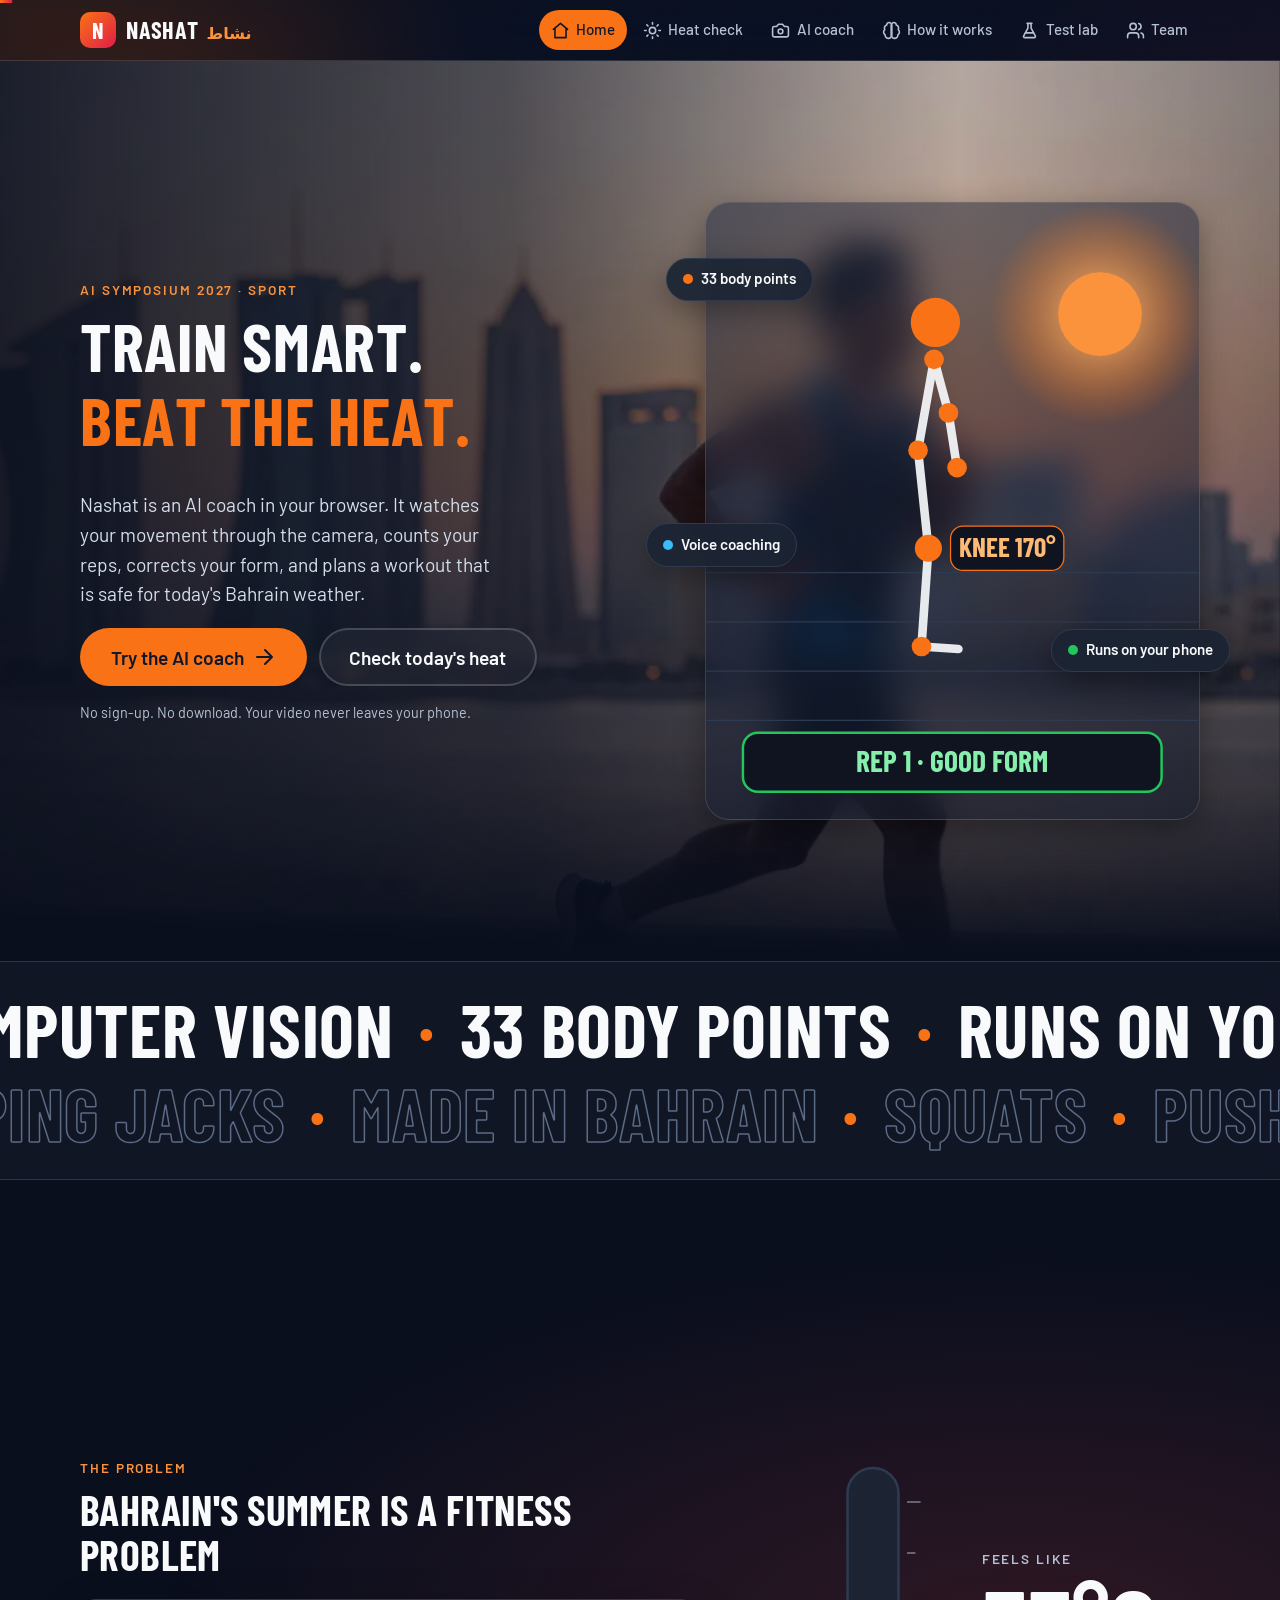
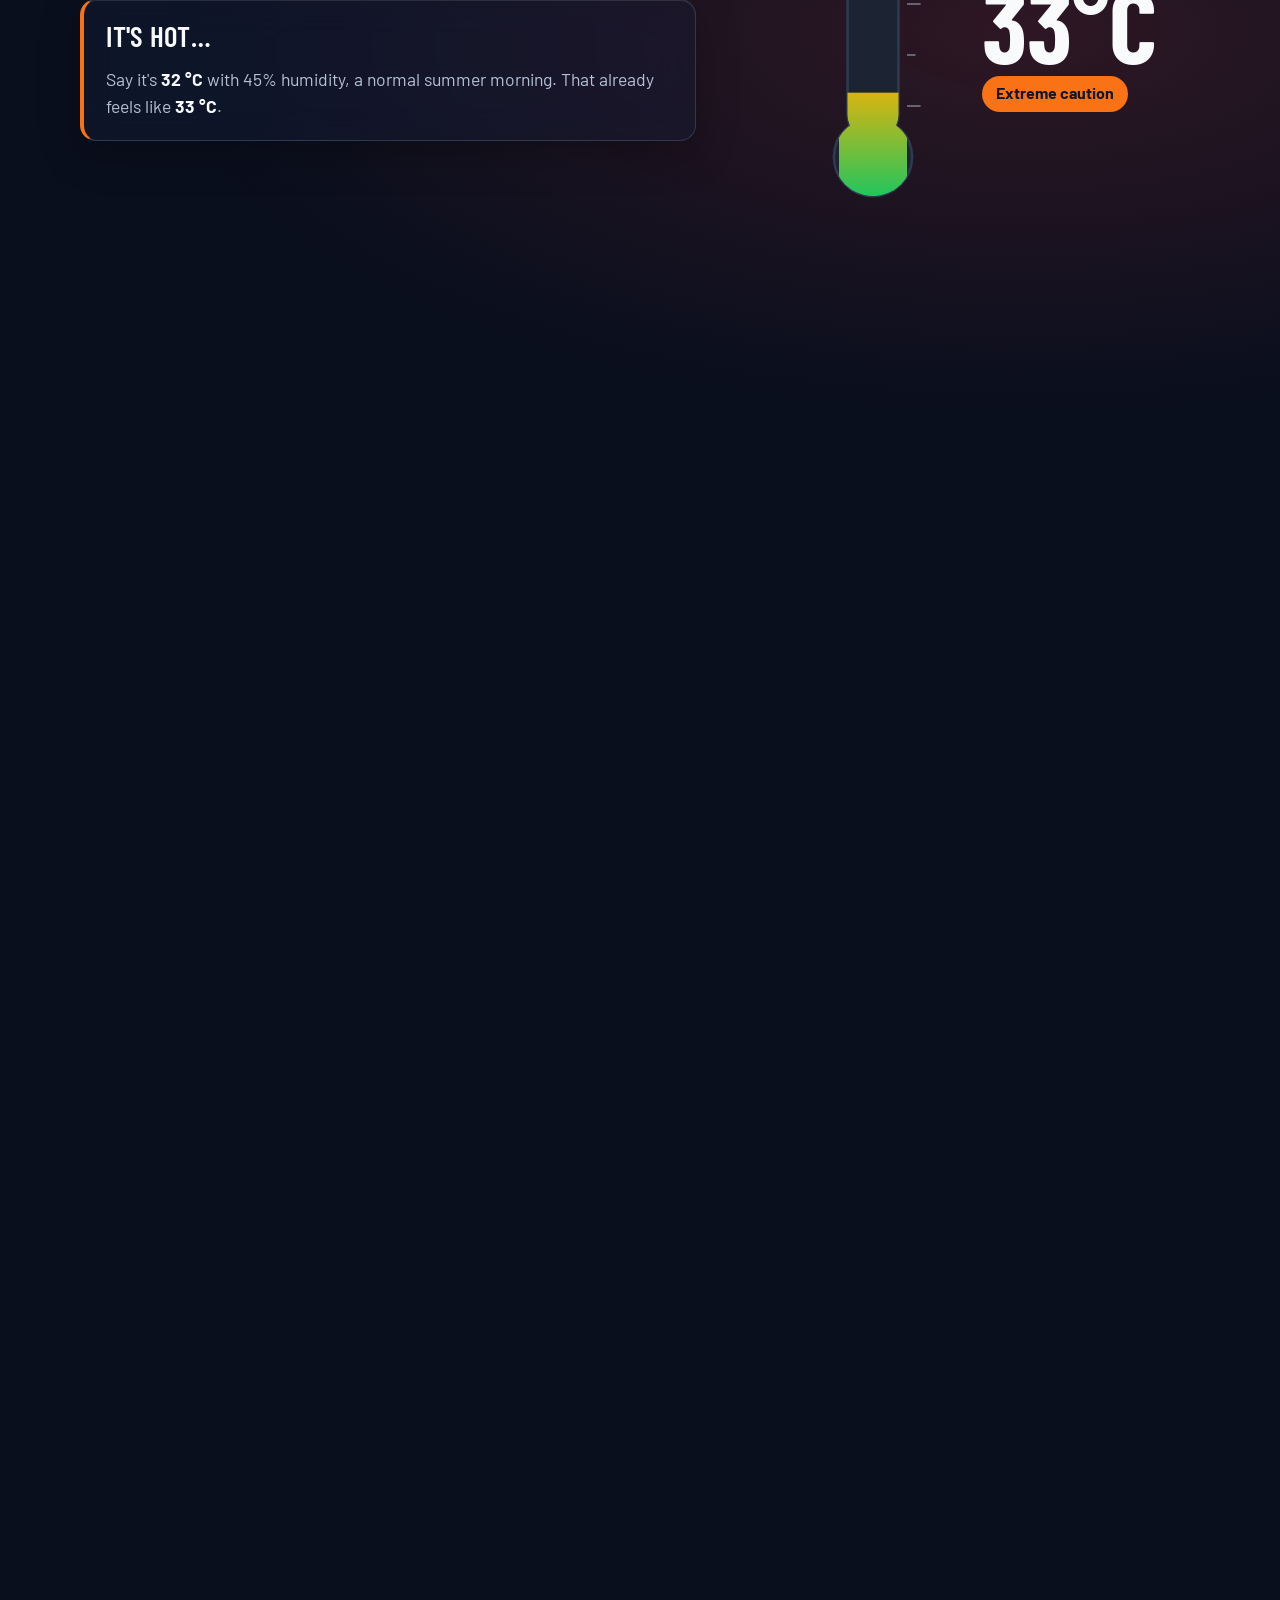
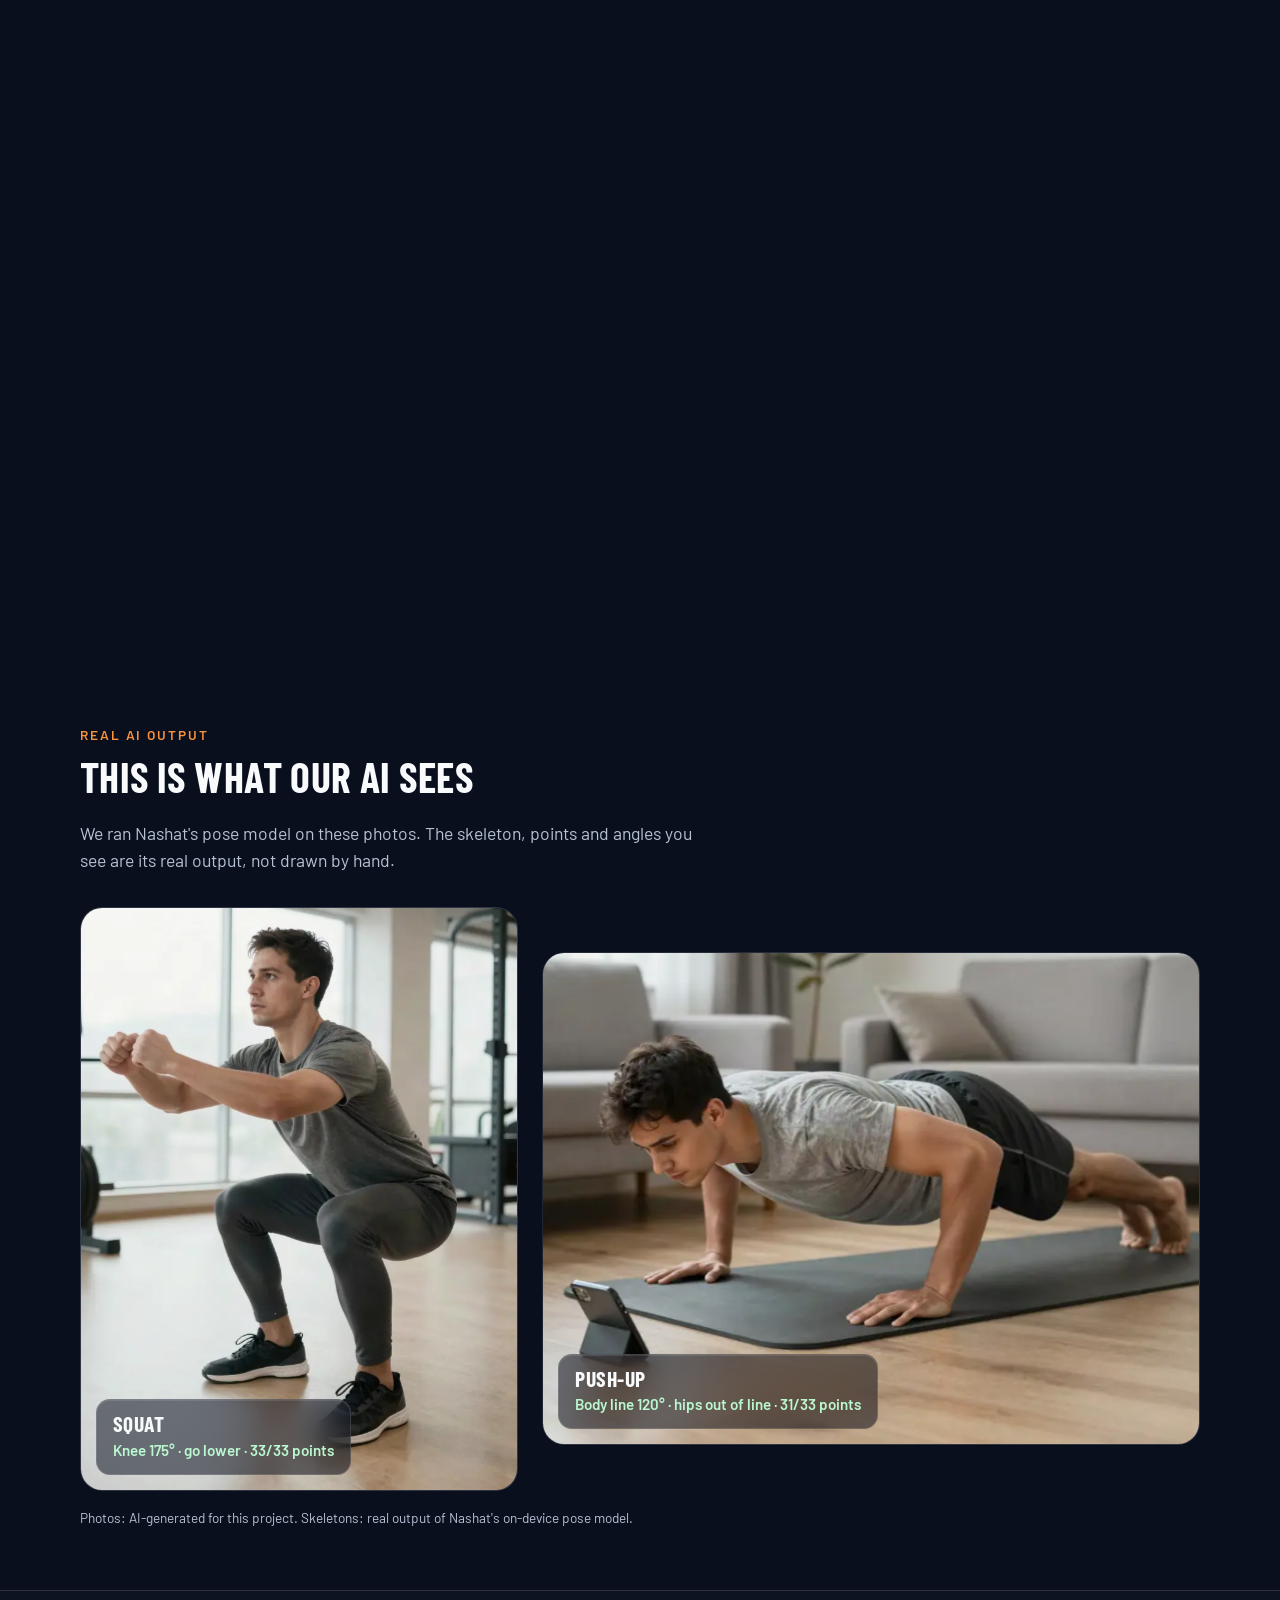
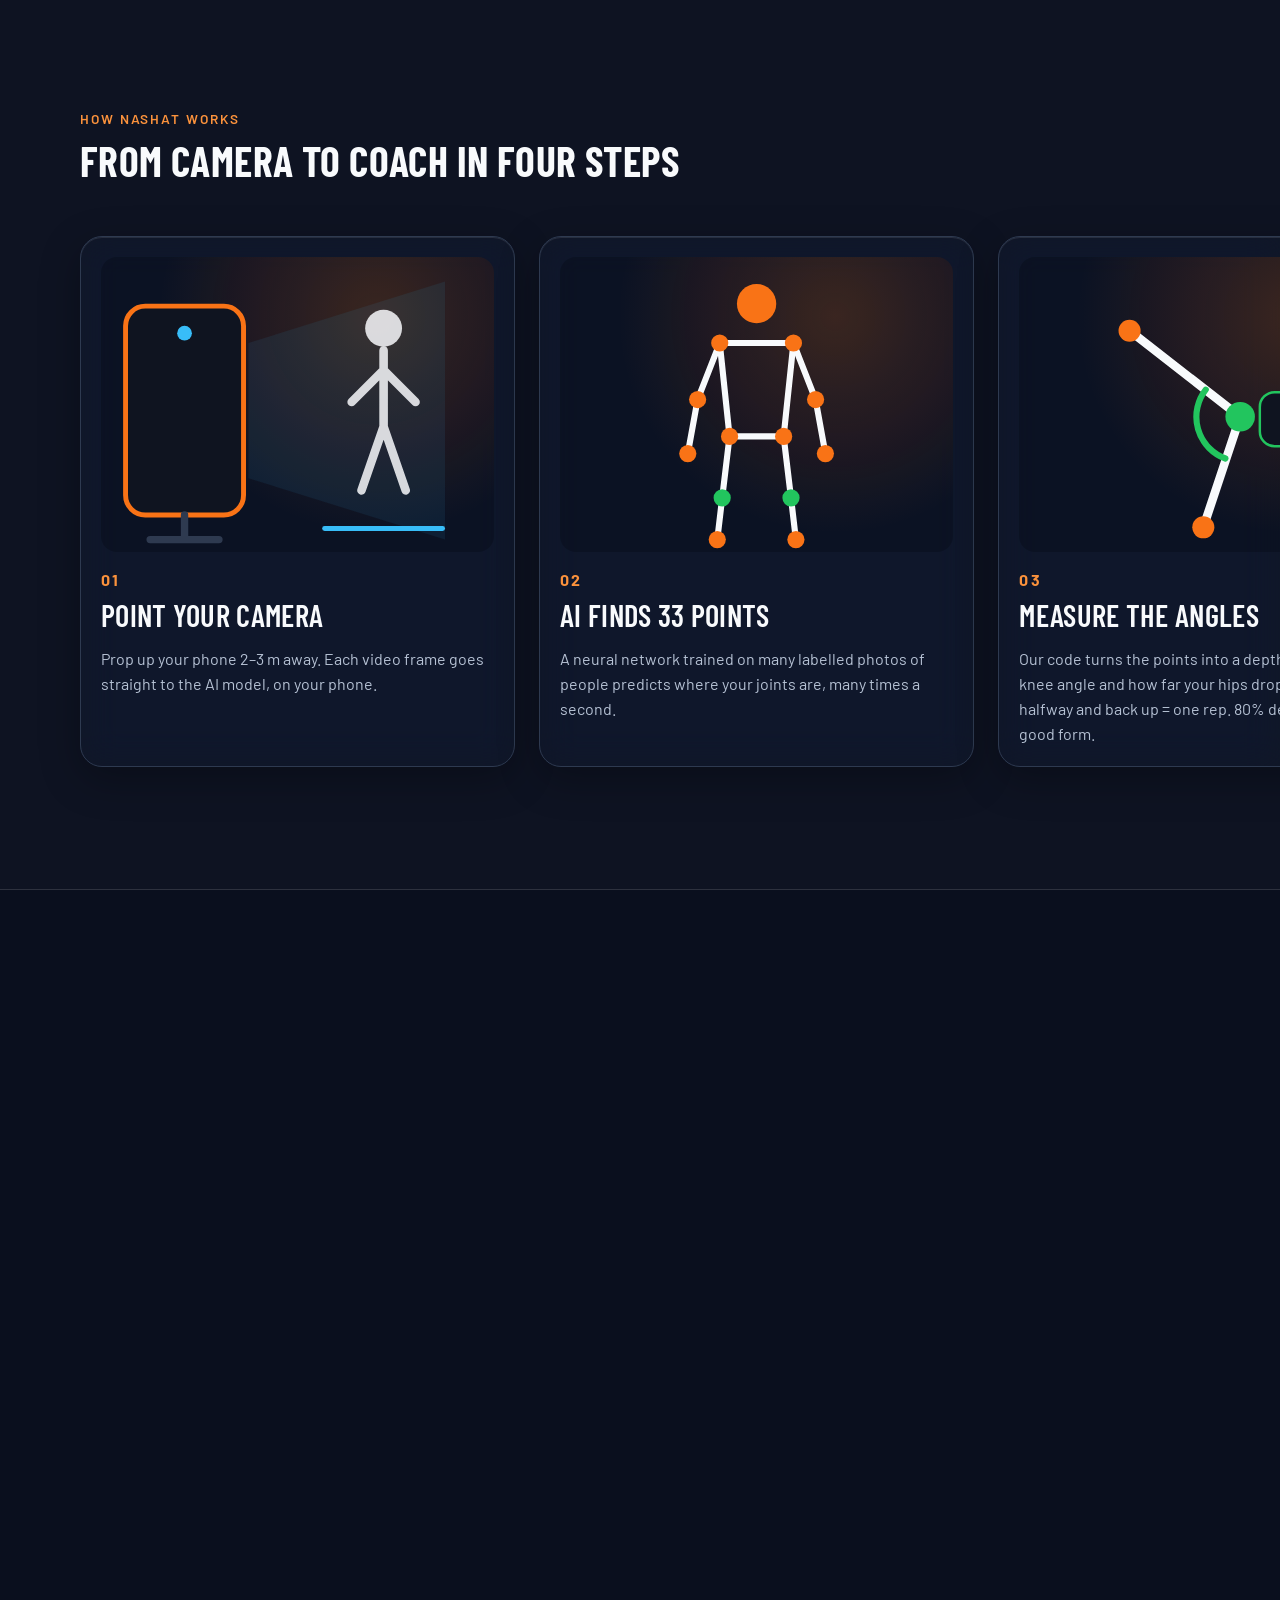
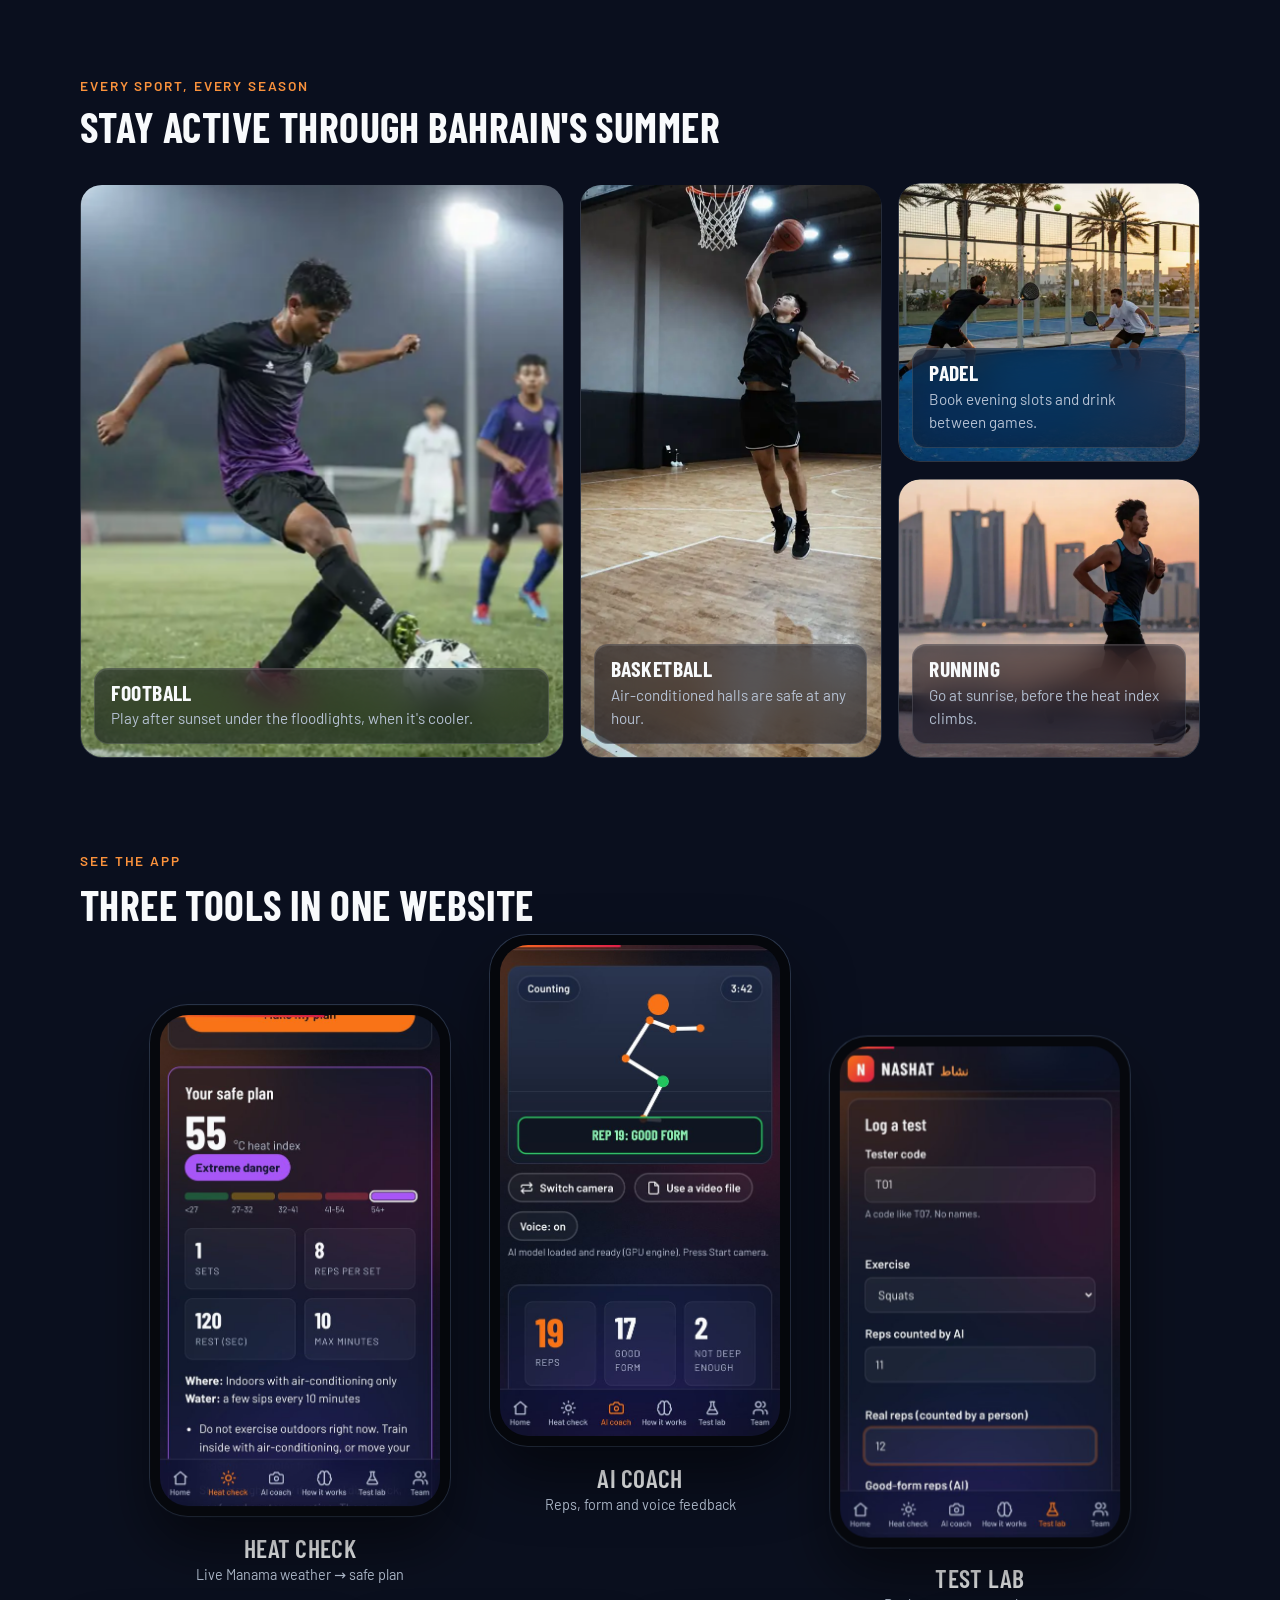
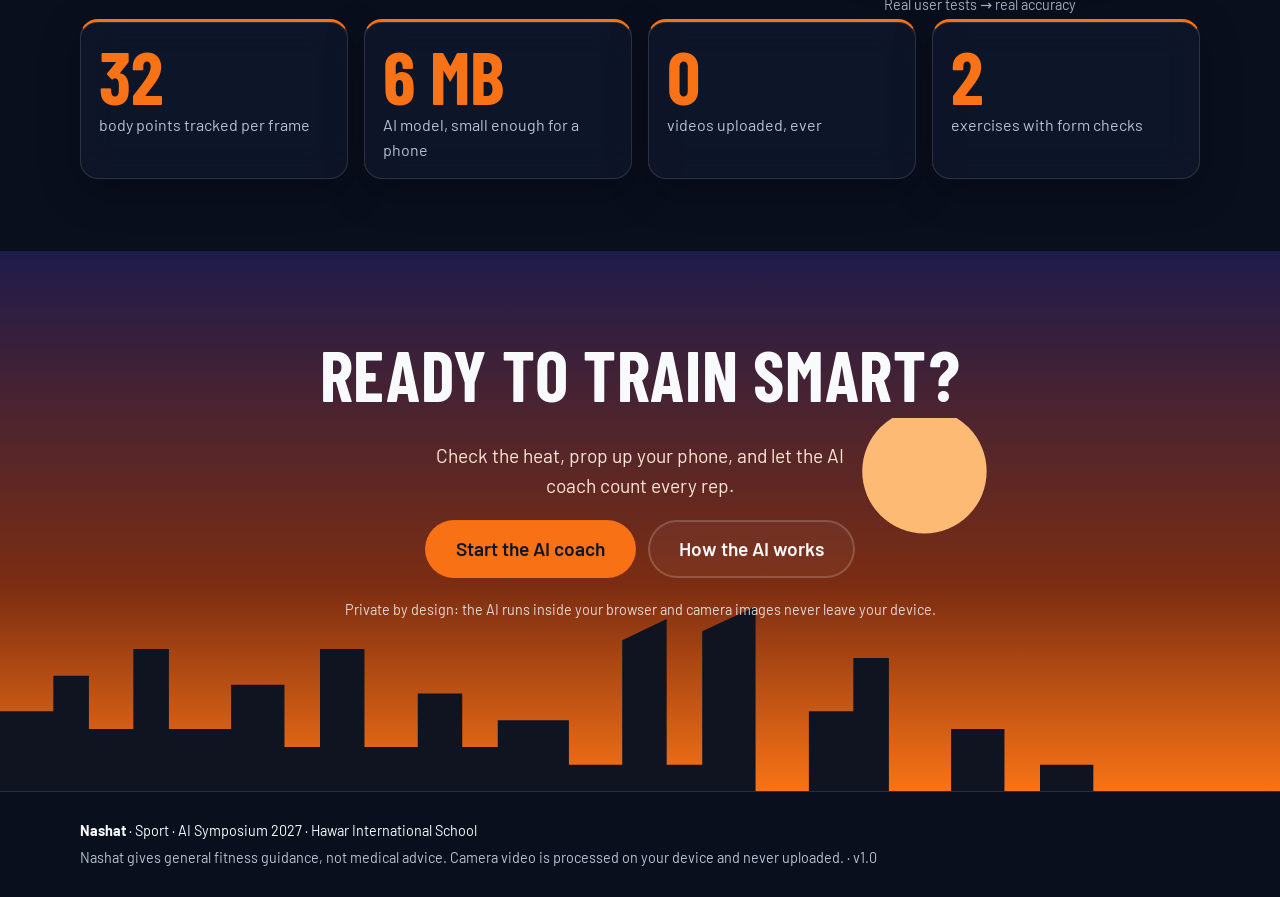
<file: index.html>
<!doctype html>
<html lang="en">
<head>
  <meta charset="utf-8">
  <meta name="viewport" content="width=device-width, initial-scale=1, viewport-fit=cover">
  <title>Nashat — heat-smart AI exercise coach</title>
  <meta name="description" content="Nashat uses on-device AI pose detection to count your reps, check your form and keep your workout safe in Bahrain's heat.">
  <meta name="theme-color" content="#0F1420">
  <link rel="icon" href="assets/icon.svg" type="image/svg+xml">
  <link rel="preload" href="assets/fonts/barlow-condensed-latin-700-normal.woff2" as="font" type="font/woff2" crossorigin>
  <link rel="stylesheet" href="css/style.css?v=10">
  <link rel="stylesheet" href="css/home.css?v=10">
  <script>(function(){var d=document.documentElement;d.classList.add('js-motion');try{if(sessionStorage.getItem('nashat.wipe'))d.classList.add('wipe-enter')}catch(e){}})()</script>
</head>
<body class="home">
<main id="main">

  <!-- ───────── HERO ───────── -->
  <section class="hero hero-v2" id="hero">
    <div class="hero-photo" aria-hidden="true">
      <img src="assets/photos/run.webp" srcset="assets/photos/run-sm.webp 800w, assets/photos/run.webp 1600w" sizes="100vw" alt="" fetchpriority="high">
    </div>
    <div class="wrap hero-grid">
      <div class="hero-copy">
        <span class="eyebrow intro">AI Symposium 2027 · Sport</span>
        <h1 data-split>Train smart.<br><span>Beat the heat.</span></h1>
        <p class="lead intro">Nashat is an AI coach in your browser. It watches your movement through the camera, counts your reps, corrects your form, and plans a workout that is safe for today's Bahrain weather.</p>
        <div class="btn-row intro">
          <a class="btn btn-primary btn-lg" href="coach.html">Try the AI coach <svg class="icon" viewBox="0 0 24 24" fill="none" stroke="currentColor" stroke-width="2" stroke-linecap="round" stroke-linejoin="round" aria-hidden="true"><path d="M5 12h14M13 5l7 7-7 7"/></svg></a>
          <a class="btn btn-ghost btn-lg" href="heat.html">Check today's heat</a>
        </div>
        <p class="small muted intro" style="margin-top:1rem">No sign-up. No download. Your video never leaves your phone.</p>
      </div>

      <div class="hero-stage">
        <div class="hero-visual" aria-hidden="true">
          <svg viewBox="0 0 400 500">
            <defs>
              <radialGradient id="sunG" cx="0.5" cy="0.5" r="0.5">
                <stop offset="0" stop-color="#FDBA74"/><stop offset="1" stop-color="#F97316" stop-opacity="0"/>
              </radialGradient>
            </defs>
            <g id="hero-sun"><circle cx="320" cy="90" r="90" fill="url(#sunG)"/><circle cx="320" cy="90" r="34" fill="#FB923C"/></g>
            <g stroke="#2E3A50" stroke-width="1"><path d="M0 420H400M0 380H400M0 340H400M0 300H400"/></g>
            <g id="fig" stroke="#F8FAFC" stroke-width="7" stroke-linecap="round" stroke-linejoin="round" fill="none" opacity="0.92">
              <path id="fig-body" d=""/><path id="fig-arm" d=""/><path id="fig-leg" d=""/>
            </g>
            <g fill="#F97316">
              <circle id="d-head" r="20"/><circle id="d-sh" r="8"/><circle id="d-el" r="8"/><circle id="d-wr" r="8"/>
              <circle id="d-hip" r="8"/><circle id="d-an" r="8"/>
            </g>
            <circle id="d-knee" r="11" fill="#22C55E"/>
            <g font-family="Barlow Condensed, sans-serif" font-weight="700">
              <rect id="knee-box" rx="10" width="92" height="36" fill="#0F1420" stroke="#22C55E"/>
              <text id="knee-text" fill="#86EFAC" font-size="22" text-anchor="middle">KNEE 92°</text>
              <rect id="cue-box" x="30" y="430" rx="12" width="340" height="48" fill="#0F1420" stroke="#22C55E" stroke-width="2"/>
              <text id="cue-text" x="200" y="462" fill="#86EFAC" font-size="24" text-anchor="middle">GOOD DEPTH · REP 7</text>
            </g>
          </svg>
        </div>
        <div class="chip chip-a" data-speed="-60"><span class="chip-dot" style="background:var(--primary)"></span>33 body points</div>
        <div class="chip chip-b" data-speed="-120"><span class="chip-dot" style="background:var(--accent)"></span>Runs on your phone</div>
        <div class="chip chip-c" data-speed="-30"><span class="chip-dot" style="background:var(--info)"></span>Voice coaching</div>
      </div>
    </div>

  </section>

  <!-- ───────── MARQUEE ───────── -->
  <section class="marquee" aria-hidden="true">
    <div class="marquee-row" data-dir="-1"><span>Computer vision</span><b>·</b><span>33 body points</span><b>·</b><span>Runs on your phone</span><b>·</b><span>Heat-smart plans</span><b>·</b><span>Ramadan mode</span><b>·</b><span>Voice coaching</span><b>·</b><span>Computer vision</span><b>·</b><span>33 body points</span><b>·</b></div>
    <div class="marquee-row outline" data-dir="1"><span>Squats</span><b>·</b><span>Push-ups</span><b>·</b><span>Jumping jacks</span><b>·</b><span>Made in Bahrain</span><b>·</b><span>Squats</span><b>·</b><span>Push-ups</span><b>·</b><span>Jumping jacks</span><b>·</b><span>Made in Bahrain</span><b>·</b></div>
  </section>

  <!-- ───────── HEAT STORY (pinned) ───────── -->
  <section class="heat-story" id="heat-story">
    <div class="wrap heat-story-inner">
      <div class="story-text">
        <span class="eyebrow">The problem</span>
        <h2>Bahrain's summer is a fitness problem</h2>
        <div class="story-steps">
          <article class="story-step" data-step="0">
            <h3>It's hot…</h3>
            <p>Say it's <strong>32 °C</strong> with 45% humidity, a normal summer morning. That already feels like <strong class="hi-out" data-t="32" data-rh="45">–</strong>.</p>
          </article>
          <article class="story-step" data-step="1">
            <h3>…and it's humid</h3>
            <p>Sea air adds humidity, so sweat can't cool you down. <strong>36 °C</strong> at 55% feels like <strong class="hi-out" data-t="36" data-rh="55">–</strong>.</p>
          </article>
          <article class="story-step" data-step="2">
            <h3>Danger zone</h3>
            <p><strong>38 °C</strong> at 65% feels like <strong class="hi-out" data-t="38" data-rh="65">–</strong>: <em>extreme danger</em>. Nashat moves your workout indoors, makes it shorter and adds more rest.</p>
          </article>
        </div>
      </div>
      <div class="gauge" aria-hidden="true">
        <svg viewBox="0 0 200 420">
          <defs>
            <linearGradient id="heatG" gradientUnits="userSpaceOnUse" x1="0" y1="406" x2="0" y2="24">
              <stop offset="0" stop-color="#22C55E"/><stop offset="0.35" stop-color="#EAB308"/>
              <stop offset="0.6" stop-color="#F97316"/><stop offset="0.85" stop-color="#EF4444"/><stop offset="1" stop-color="#A855F7"/>
            </linearGradient>
            <clipPath id="tubeClip"><rect x="70" y="20" width="60" height="320" rx="30"/><circle cx="100" cy="360" r="46"/></clipPath>
          </defs>
          <rect x="70" y="20" width="60" height="320" rx="30" fill="#1C2434" stroke="#2E3A50" stroke-width="3"/>
          <circle cx="100" cy="360" r="46" fill="#1C2434" stroke="#2E3A50" stroke-width="3"/>
          <g clip-path="url(#tubeClip)">
            <rect id="gauge-fill" x="60" y="20" width="80" height="400" fill="url(#heatG)"/>
          </g>
          <g stroke="#B6C2D4" stroke-width="2" opacity="0.6"><path d="M140 60h16M140 120h10M140 180h16M140 240h10M140 300h16"/></g>
        </svg>
        <div class="gauge-readout">
          <span class="gauge-label">Feels like</span>
          <span class="gauge-num"><span id="gauge-num">57</span>°C</span>
          <span class="heat-level" id="gauge-level">Extreme danger</span>
        </div>
      </div>
    </div>
  </section>

  <!-- ───────── WHAT THE AI SEES (real model output on photos) ───────── -->
  <section class="section ai-sees" id="ai-sees">
    <div class="wrap">
      <span class="eyebrow">Real AI output</span>
      <h2>This is what our AI sees</h2>
      <p class="muted sees-lead">We ran Nashat's pose model on these photos. The skeleton, points and angles you see are its real output, not drawn by hand.</p>
      <div class="sees-grid">
        <figure class="pose-photo" data-pose="squat">
          <div class="photo-frame" data-photo-reveal>
            <div class="photo-inner"><img src="assets/photos/squat-sm.webp" srcset="assets/photos/squat-sm.webp 800w, assets/photos/squat.webp 1536w" sizes="(max-width: 860px) 100vw, 45vw" alt="An athlete doing a deep squat in a gym" width="1536" height="2048" loading="lazy"><svg class="pose-svg" aria-hidden="true"></svg></div>
          </div>
          <figcaption class="glass-cap"><strong>Squat</strong><span class="pose-read">AI found 33 of 33 body points</span></figcaption>
        </figure>
        <figure class="pose-photo" data-pose="pushup">
          <div class="photo-frame" data-photo-reveal>
            <div class="photo-inner"><img src="assets/photos/pushup-sm.webp" srcset="assets/photos/pushup-sm.webp 800w, assets/photos/pushup.webp 1600w" sizes="(max-width: 860px) 100vw, 45vw" alt="A young man doing a push-up at home with his phone filming him" width="1600" height="1200" loading="lazy"><svg class="pose-svg" aria-hidden="true"></svg></div>
          </div>
          <figcaption class="glass-cap"><strong>Push-up</strong><span class="pose-read">AI found 31 of 33 body points</span></figcaption>
        </figure>
      </div>
      <p class="hint" style="margin-top:1rem">Photos: AI-generated for this project. Skeletons: real output of Nashat's on-device pose model.</p>
    </div>
  </section>

  <!-- ───────── HOW IT WORKS (horizontal on desktop) ───────── -->
  <section class="how-h" id="how-h">
    <div class="wrap how-h-head">
      <span class="eyebrow">How Nashat works</span>
      <h2>From camera to coach in four steps</h2>
    </div>
    <div class="h-viewport">
      <div class="h-track">
        <article class="h-panel" id="p-camera">
          <div class="h-art">
            <svg viewBox="0 0 320 240" aria-hidden="true">
              <rect x="20" y="40" width="96" height="170" rx="16" fill="#0F1420" stroke="#F97316" stroke-width="4"/>
              <circle cx="68" cy="62" r="6" fill="#38BDF8"/>
              <path d="M68 210v20M40 230h56" stroke="#2E3A50" stroke-width="6" stroke-linecap="round"/>
              <path class="cam-beam" d="M120 70 L280 20 L280 230 L120 180Z" fill="#38BDF8" opacity="0.08"/>
              <g stroke="#F8FAFC" stroke-width="7" stroke-linecap="round" fill="none" opacity="0.85">
                <circle cx="230" cy="58" r="15" fill="#F8FAFC" stroke="none"/>
                <path d="M230 76v62M230 92l-26 26M230 92l26 26M230 138l-18 52M230 138l18 52"/>
              </g>
              <rect class="scan" x="180" y="30" width="100" height="4" rx="2" fill="#38BDF8"/>
            </svg>
          </div>
          <span class="h-num">01</span>
          <h3>Point your camera</h3>
          <p class="muted">Prop up your phone 2–3 m away. Each video frame goes straight to the AI model, on your phone.</p>
        </article>

        <article class="h-panel" id="p-points">
          <div class="h-art">
            <svg viewBox="0 0 320 240" aria-hidden="true">
              <g class="bones" stroke="#F8FAFC" stroke-width="5" stroke-linecap="round" fill="none">
                <path d="M130 70h60"/><path d="M130 70l-18 46l-8 44"/><path d="M190 70l18 46l8 44"/>
                <path d="M130 70l8 76M190 70l-8 76M138 146h44"/>
                <path d="M138 146l-6 50l-4 34"/><path d="M182 146l6 50l4 34"/>
              </g>
              <g class="pts" fill="#F97316">
                <circle cx="160" cy="38" r="16"/>
                <circle cx="130" cy="70" r="7"/><circle cx="190" cy="70" r="7"/><circle cx="112" cy="116" r="7"/><circle cx="208" cy="116" r="7"/>
                <circle cx="104" cy="160" r="7"/><circle cx="216" cy="160" r="7"/><circle cx="138" cy="146" r="7"/><circle cx="182" cy="146" r="7"/>
                <circle cx="132" cy="196" r="7" fill="#22C55E"/><circle cx="188" cy="196" r="7" fill="#22C55E"/><circle cx="128" cy="230" r="7"/><circle cx="192" cy="230" r="7"/>
              </g>
            </svg>
          </div>
          <span class="h-num">02</span>
          <h3>AI finds 33 points</h3>
          <p class="muted">A neural network trained on many labelled photos of people predicts where your joints are, many times a second.</p>
        </article>

        <article class="h-panel" id="p-angle">
          <div class="h-art">
            <svg viewBox="0 0 320 240" aria-hidden="true">
              <g stroke="#F8FAFC" stroke-width="7" stroke-linecap="round" fill="none"><path d="M90 60 L180 130 L150 220"/></g>
              <circle cx="90" cy="60" r="9" fill="#F97316"/><circle cx="180" cy="130" r="12" fill="#22C55E"/><circle cx="150" cy="220" r="9" fill="#F97316"/>
              <path class="arc" d="M152 108 A36 36 0 0 0 168 164" stroke="#22C55E" stroke-width="5" fill="none" stroke-linecap="round"/>
              <rect x="196" y="110" width="104" height="44" rx="12" fill="#0F1420" stroke="#22C55E" stroke-width="2"/>
              <text x="248" y="141" text-anchor="middle" font-family="Barlow Condensed, sans-serif" font-weight="700" font-size="26" fill="#86EFAC"><tspan class="angle-num">92</tspan>°</text>
            </svg>
          </div>
          <span class="h-num">03</span>
          <h3>Measure the angles</h3>
          <p class="muted">Our code turns the points into a depth score from your knee angle and how far your hips drop. Down past halfway and back up = one rep. 80% depth or more = good form.</p>
        </article>

        <article class="h-panel" id="p-voice">
          <div class="h-art">
            <svg viewBox="0 0 320 240" aria-hidden="true">
              <rect x="40" y="30" width="110" height="190" rx="18" fill="#0F1420" stroke="#2E3A50" stroke-width="4"/>
              <text x="95" y="120" text-anchor="middle" font-family="Barlow Condensed, sans-serif" font-weight="700" font-size="64" fill="#F97316" class="rep-num">8</text>
              <text x="95" y="146" text-anchor="middle" font-family="Barlow, sans-serif" font-size="13" fill="#B6C2D4" letter-spacing="2">REPS</text>
              <g class="bubble">
                <path d="M168 60h124a14 14 0 0 1 14 14v52a14 14 0 0 1-14 14h-90l-22 20v-20h-12a14 14 0 0 1-14-14V74a14 14 0 0 1 14-14z" fill="#22C55E"/>
                <text x="230" y="98" text-anchor="middle" font-family="Barlow Condensed, sans-serif" font-weight="700" font-size="22" fill="#0F172A">GOOD FORM!</text>
                <text x="230" y="122" text-anchor="middle" font-family="Barlow, sans-serif" font-weight="600" font-size="14" fill="#0F172A">Keep your chest up</text>
              </g>
              <g stroke="#38BDF8" stroke-width="4" stroke-linecap="round" fill="none" class="waves"><path d="M180 190q10 -14 0 -28"/><path d="M196 198q18 -22 0 -44"/><path d="M212 206q26 -30 0 -60"/></g>
            </svg>
          </div>
          <span class="h-num">04</span>
          <h3>Coach in real time</h3>
          <p class="muted">You get the rep count, form tips by voice, rest timers, and a heat limit that stops you before it gets unsafe.</p>
        </article>
      </div>
    </div>
  </section>

  <!-- ───────── SPORTS GALLERY ───────── -->
  <section class="section sports" id="sports">
    <div class="wrap">
      <span class="eyebrow">Every sport, every season</span>
      <h2>Stay active through Bahrain's summer</h2>
      <div class="bento">
        <figure class="sport-card s-football">
          <div class="photo-frame" data-photo-reveal><img src="assets/photos/football-sm.webp" srcset="assets/photos/football-sm.webp 800w, assets/photos/football.webp 1600w" sizes="(max-width: 860px) 100vw, 50vw" alt="Youth football match at night under floodlights" loading="lazy"></div>
          <figcaption class="glass-cap"><strong>Football</strong><span>Play after sunset under the floodlights, when it's cooler.</span></figcaption>
        </figure>
        <figure class="sport-card s-basketball">
          <div class="photo-frame" data-photo-reveal><img src="assets/photos/basketball-sm.webp" srcset="assets/photos/basketball-sm.webp 800w, assets/photos/basketball.webp 1536w" sizes="(max-width: 860px) 100vw, 25vw" alt="Basketball player jumping for a layup in an indoor hall" loading="lazy"></div>
          <figcaption class="glass-cap"><strong>Basketball</strong><span>Air-conditioned halls are safe at any hour.</span></figcaption>
        </figure>
        <figure class="sport-card s-padel">
          <div class="photo-frame" data-photo-reveal><img src="assets/photos/padel-sm.webp" srcset="assets/photos/padel-sm.webp 800w, assets/photos/padel.webp 1600w" sizes="(max-width: 860px) 100vw, 25vw" alt="Two players in an evening padel match" loading="lazy"></div>
          <figcaption class="glass-cap"><strong>Padel</strong><span>Book evening slots and drink between games.</span></figcaption>
        </figure>
        <figure class="sport-card s-run">
          <div class="photo-frame" data-photo-reveal><img src="assets/photos/run-sm.webp" srcset="assets/photos/run-sm.webp 800w, assets/photos/run.webp 1600w" sizes="(max-width: 860px) 100vw, 25vw" alt="Runner on the seafront at sunrise" loading="lazy"></div>
          <figcaption class="glass-cap"><strong>Running</strong><span>Go at sunrise, before the heat index climbs.</span></figcaption>
        </figure>
      </div>
    </div>
  </section>

  <!-- ───────── SCREENS ───────── -->
  <section class="section screens" id="screens">
    <div class="wrap">
      <span class="eyebrow">See the app</span>
      <h2>Three tools in one website</h2>
      <div class="phones">
        <a class="phone-card" href="heat.html" data-speed="40">
          <div class="phone"><img src="assets/shots/heat.jpg" alt="Screenshot of the Heat check page showing a heat index and a safe workout plan" width="585" height="996" loading="lazy"></div>
          <h3>Heat check</h3><p class="muted small">Live Manama weather → safe plan</p>
        </a>
        <a class="phone-card" href="coach.html" data-speed="-30">
          <div class="phone"><img src="assets/shots/coach.jpg" alt="Illustration of the AI coach screen counting squats" width="585" height="996" loading="lazy"></div>
          <h3>AI coach</h3><p class="muted small">Reps, form and voice feedback</p>
        </a>
        <a class="phone-card" href="lab.html" data-speed="70">
          <div class="phone"><img src="assets/shots/lab.jpg" alt="Screenshot of the Test Lab page where user tests are logged" width="585" height="996" loading="lazy"></div>
          <h3>Test lab</h3><p class="muted small">Real user tests → real accuracy</p>
        </a>
      </div>
    </div>
  </section>

  <!-- ───────── NUMBERS ───────── -->
  <section class="section-tight numbers">
    <div class="wrap num-grid">
      <div class="num-tile"><span class="big" data-count="33">33</span><span class="k">body points tracked per frame</span></div>
      <div class="num-tile"><span class="big" data-count="6" data-suffix=" MB">6 MB</span><span class="k">AI model, small enough for a phone</span></div>
      <div class="num-tile"><span class="big" data-count="0">0</span><span class="k">videos uploaded, ever</span></div>
      <div class="num-tile"><span class="big" data-count="3">3</span><span class="k">exercises with form checks</span></div>
    </div>
  </section>

  <!-- ───────── CTA ───────── -->
  <section class="cta-band" id="cta">
    <svg class="cta-scene" viewBox="0 0 1440 420" aria-hidden="true">
      <circle class="cta-sun" cx="1040" cy="200" r="70" fill="#FDBA74"/>
      <path d="M0 420V330h60v-40h40v60h50v-90h40v90h70v-50h60v70h40v-110h50v110h60v-60h50v60h40v-30h80v50h60v-140l50-24v164h40V240l60-28v208h60v-90h50v-60h40v150h70v-70h60v90h40v-50h60v70h50v-30h80v60z" fill="#0F1420"/>
    </svg>
    <div class="wrap cta-inner">
      <h2>Ready to train smart?</h2>
      <p class="lead">Check the heat, prop up your phone, and let the AI coach count every rep.</p>
      <div class="btn-row" style="justify-content:center">
        <a class="btn btn-primary btn-lg" href="coach.html">Start the AI coach</a>
        <a class="btn btn-ghost btn-lg" href="how.html">How the AI works</a>
      </div>
      <p class="small" style="margin-top:1.25rem;opacity:0.85">Private by design: the AI runs inside your browser and camera images never leave your device.</p>
    </div>
  </section>
</main>
<script type="module" src="js/home.js?v=10"></script>
</body>
</html>
</file>
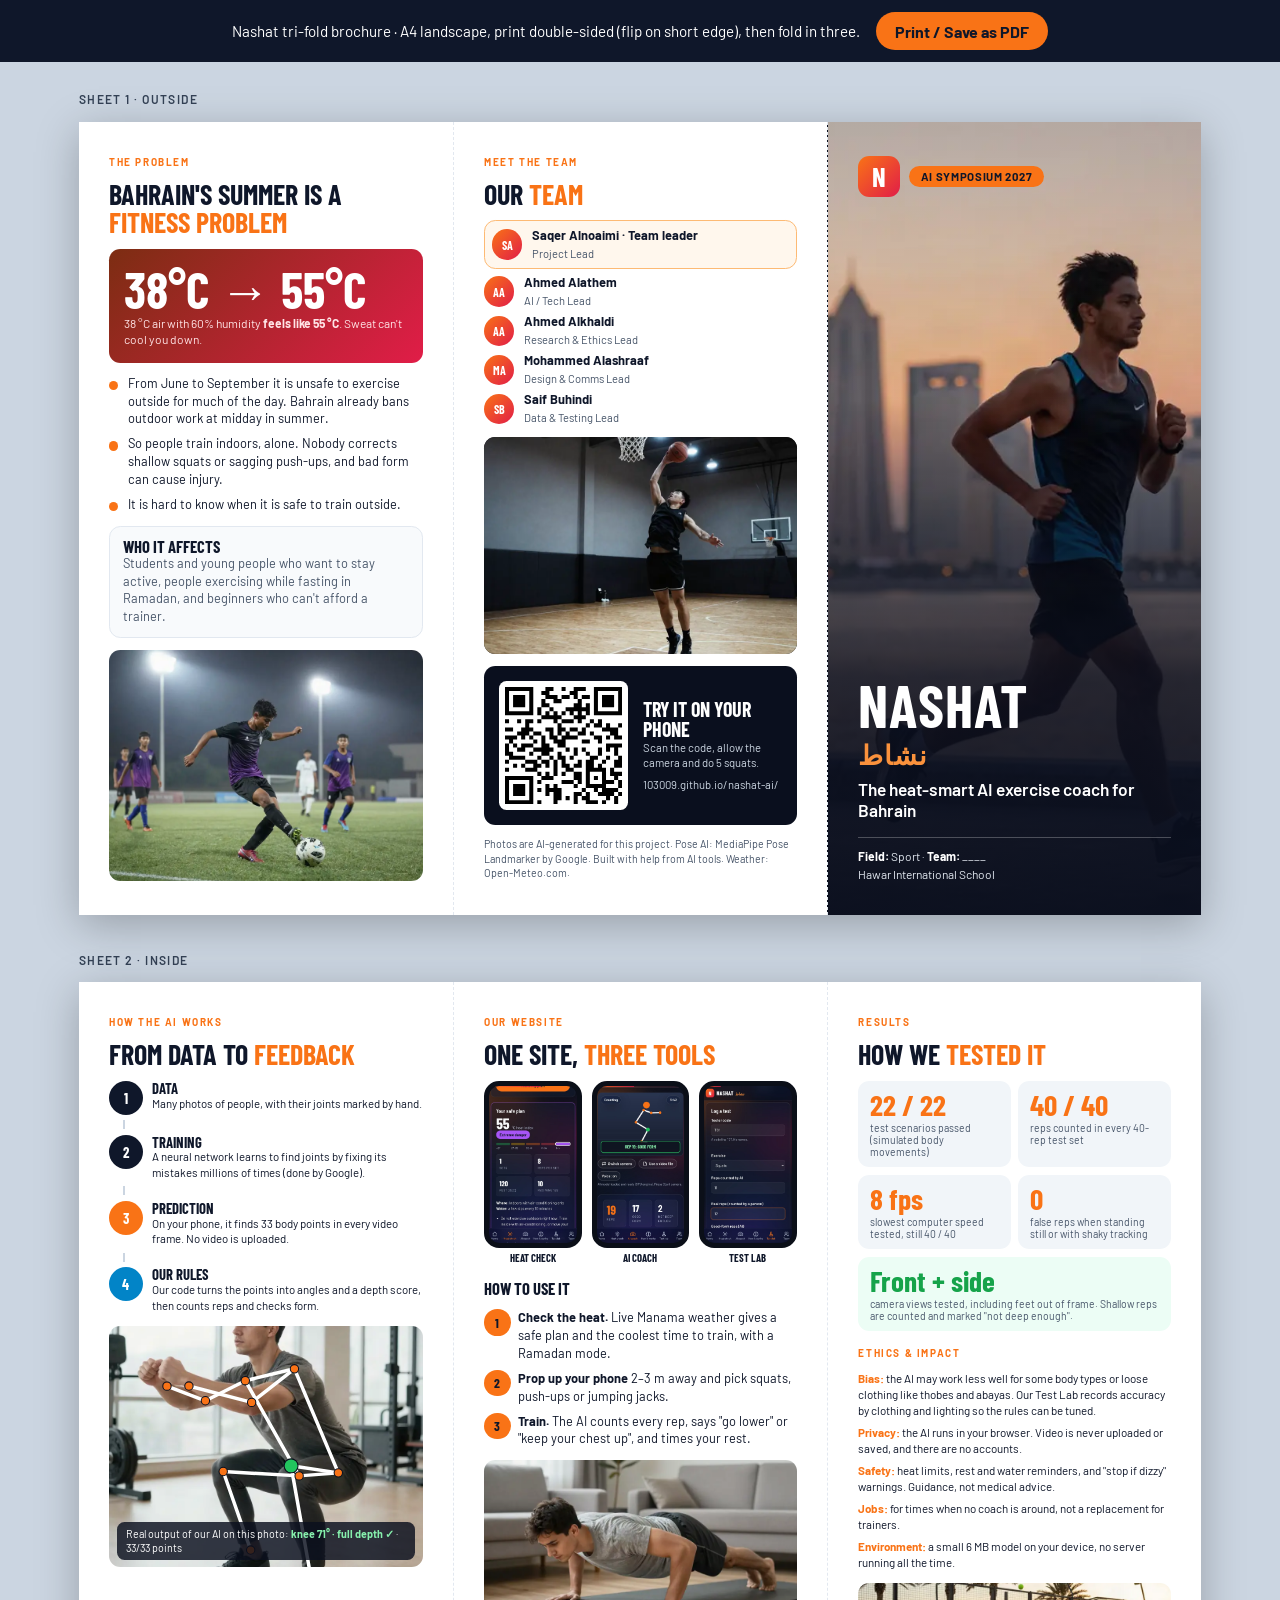
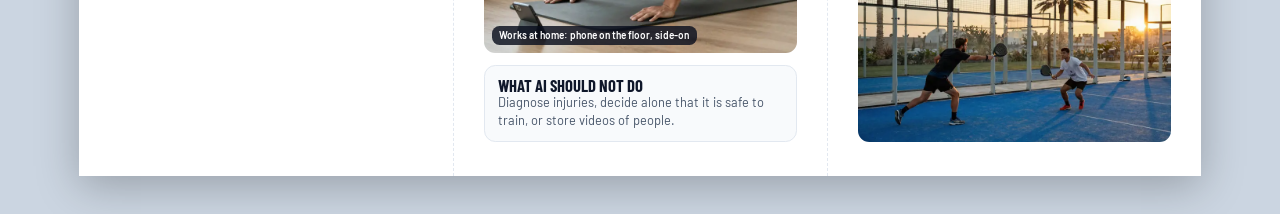
<file: brochure.html>
<!doctype html>
<html lang="en">
<head>
  <meta charset="utf-8">
  <meta name="viewport" content="width=device-width, initial-scale=1">
  <title>Nashat — tri-fold brochure (A4)</title>
  <link rel="icon" href="assets/icon.svg" type="image/svg+xml">
  <link rel="stylesheet" href="css/fonts.css?v=10">
  <style>
    /* Tri-fold A4 landscape: 2 sheets (outside + inside), 3 panels of 99 mm each */
    @page { size: A4 landscape; margin: 0; }
    :root { --o: #F97316; --o2: #FB923C; --g: #16A34A; --ink: #0F172A; --muted: #475569; --navy: #0A0F1E; --line: #E2E8F0; }
    * { box-sizing: border-box; }
    html, body { margin: 0; background: #CBD5E1; font-family: 'Barlow', Arial, sans-serif; color: var(--ink); -webkit-print-color-adjust: exact; print-color-adjust: exact; }
    .toolbar { position: sticky; top: 0; z-index: 5; display: flex; gap: 1rem; align-items: center; justify-content: center; flex-wrap: wrap; padding: 0.75rem; background: #0F172A; color: #fff; font-size: 0.95rem; }
    .toolbar button { background: var(--o); color: #0F172A; border: 0; border-radius: 999px; padding: 0.6rem 1.2rem; font: 700 1rem 'Barlow', Arial; cursor: pointer; }
    .sheet { width: 297mm; height: 210mm; margin: 10mm auto; background: #fff; display: grid; grid-template-columns: repeat(3, 99mm); overflow: hidden; box-shadow: 0 10px 40px rgba(0,0,0,.25); position: relative; }
    .sheet-label { width: 297mm; margin: 8mm auto -6mm; font: 600 12px 'Barlow', Arial; color: #334155; text-transform: uppercase; letter-spacing: .12em; }
    .panel { position: relative; padding: 9mm 8mm; height: 210mm; overflow: hidden; display: flex; flex-direction: column; gap: 3.2mm; }
    .panel + .panel { border-left: 0.3mm dashed #E2E8F0; }
    h1, h2, h3 { font-family: 'Barlow Condensed', 'Arial Narrow', Arial, sans-serif; margin: 0; line-height: 1.02; text-transform: uppercase; }
    h2 { font-size: 21pt; font-weight: 700; }
    h2 span { color: var(--o); }
    h3 { font-size: 12.5pt; font-weight: 700; }
    p, li { font-size: 9.6pt; line-height: 1.38; margin: 0; }
    .eyebrow { font: 700 7.5pt 'Barlow', Arial; letter-spacing: .16em; text-transform: uppercase; color: var(--o); }
    .muted { color: var(--muted); }
    .small { font-size: 8pt; }
    ul.ticks { list-style: none; padding: 0; margin: 0; display: grid; gap: 2mm; }
    ul.ticks li { padding-left: 5mm; position: relative; }
    ul.ticks li::before { content: ''; position: absolute; left: 0; top: 1.6mm; width: 2.4mm; height: 2.4mm; border-radius: 50%; background: var(--o); }
    .card { border: 0.3mm solid var(--line); border-radius: 3mm; padding: 3mm 3.5mm; background: #F8FAFC; }
    .photo { border-radius: 3mm; overflow: hidden; position: relative; background: #111; }
    .photo img { width: 100%; height: 100%; object-fit: cover; display: block; }

    /* front cover */
    .cover { background: var(--navy); color: #fff; padding: 0; }
    .cover .bg { position: absolute; inset: 0; }
    .cover .bg img { width: 100%; height: 100%; object-fit: cover; object-position: 62% 40%; }
    .cover .bg::after { content: ''; position: absolute; inset: 0; background: linear-gradient(180deg, rgba(10,15,30,.25) 0%, rgba(10,15,30,.1) 35%, rgba(10,15,30,.85) 70%, rgba(10,15,30,.97) 100%); }
    .cover .inner { position: relative; z-index: 1; height: 210mm; display: flex; flex-direction: column; justify-content: space-between; padding: 9mm 8mm; }
    .logo { display: flex; align-items: center; gap: 2.5mm; }
    .mark { width: 11mm; height: 11mm; border-radius: 3mm; display: grid; place-items: center; background: linear-gradient(135deg, #F97316, #E11D48); font: 700 20pt 'Barlow Condensed', Arial; color: #fff; }
    .cover h1 { font-size: 44pt; letter-spacing: .02em; }
    .cover h1 small { display: block; font: 600 20pt 'Barlow', Arial; color: var(--o2); text-transform: none; margin-top: 1mm; }
    .cover .tag { font: 600 13pt/1.25 'Barlow', Arial; margin-top: 2mm; }
    .cover .meta { display: grid; gap: 1mm; font-size: 9pt; color: #E2E8F0; margin-top: 4mm; border-top: 0.3mm solid rgba(255,255,255,.25); padding-top: 3mm; }
    .cover .meta b { color: #fff; }
    .pill { display: inline-block; background: var(--o); color: #0F172A; border-radius: 99px; padding: 1mm 3mm; font: 700 8.5pt 'Barlow', Arial; text-transform: uppercase; letter-spacing: .06em; }

    /* problem */
    .big-heat { background: linear-gradient(135deg, #7C2D12, #E11D48); color: #fff; border-radius: 3mm; padding: 4mm; }
    .big-heat .n { font: 700 38pt/1 'Barlow Condensed', Arial; }
    .big-heat p { font-size: 9pt; color: #FFE4E6; }

    /* back: team + QR */
    .team { display: grid; gap: 1.6mm; }
    .member { display: grid; grid-template-columns: 8mm 1fr; gap: 2.5mm; align-items: center; }
    .av { width: 8mm; height: 8mm; border-radius: 50%; display: grid; place-items: center; font: 700 9pt 'Barlow Condensed', Arial; color: #fff; background: linear-gradient(135deg, #F97316, #E11D48); }
    .member b { font-size: 9.6pt; display: block; line-height: 1.1; }
    .member span { font-size: 8.4pt; color: var(--muted); }
    .member.lead { background: #FFF7ED; border: 0.3mm solid #FDBA74; border-radius: 3mm; padding: 1.8mm; }
    .qr-wrap { display: grid; grid-template-columns: 34mm 1fr; gap: 4mm; align-items: center; background: var(--navy); color: #fff; border-radius: 3mm; padding: 4mm; }
    .qr { background: #fff; border-radius: 2mm; padding: 1.5mm; width: 34mm; height: 34mm; }
    .qr svg { width: 100%; height: 100%; display: block; }
    .qr-wrap h3 { color: #fff; font-size: 15pt; }
    .qr-wrap p { color: #CBD5E1; font-size: 8.5pt; }
    #qr-url { word-break: break-all; }

    /* how the AI works */
    .flow { display: grid; gap: 1.4mm; }
    .step { display: grid; grid-template-columns: 9mm 1fr; gap: 2.5mm; align-items: start; }
    .step .num { width: 9mm; height: 9mm; border-radius: 50%; display: grid; place-items: center; background: var(--ink); color: #fff; font: 700 11pt 'Barlow Condensed', Arial; }
    .step.ai .num { background: var(--o); }
    .step.rules .num { background: #0284C7; }
    .step h3 { font-size: 11pt; }
    .step p { font-size: 8.6pt; }
    .arrow { margin-left: 3.6mm; height: 2.4mm; border-left: 0.6mm solid #CBD5E1; }
    .pose { height: 64mm; }
    .cap-mini { position: absolute; left: 2mm; bottom: 2mm; background: rgba(10,15,30,.82); color: #fff; border-radius: 2mm; padding: 1mm 2mm; font-size: 7.5pt; font-weight: 600; }
    .pose svg { position: absolute; inset: 0; width: 100%; height: 100%; }
    .pose .cap { position: absolute; left: 2mm; right: 2mm; bottom: 2mm; background: rgba(10,15,30,.82); color: #fff; border-radius: 2mm; padding: 1.5mm 2.5mm; font-size: 8pt; }
    .pose .cap b { color: #86EFAC; }

    /* app */
    .phones { display: grid; grid-template-columns: repeat(3, 1fr); gap: 2.5mm; }
    .phone { border: 1.4mm solid #0B0F18; border-radius: 4mm; overflow: hidden; aspect-ratio: 585 / 996; background: #0B0F18; }
    .phone img { width: 100%; height: 100%; object-fit: cover; object-position: top; display: block; }
    .phone-cap { font: 700 8pt 'Barlow Condensed', Arial; text-transform: uppercase; text-align: center; margin-top: 1mm; }
    ol.how { padding-left: 0; margin: 0; list-style: none; counter-reset: s; display: grid; gap: 2mm; }
    ol.how li { counter-increment: s; display: grid; grid-template-columns: 7mm 1fr; gap: 2mm; align-items: start; }
    ol.how li::before { content: counter(s); width: 7mm; height: 7mm; border-radius: 50%; background: var(--o); color: #0F172A; display: grid; place-items: center; font: 700 10pt 'Barlow Condensed', Arial; }

    /* results + ethics */
    .stats { display: grid; grid-template-columns: 1fr 1fr; gap: 2mm; }
    .stat { border-radius: 3mm; padding: 2.5mm 3mm; background: #F1F5F9; }
    .stat .v { font: 700 22pt/1 'Barlow Condensed', Arial; color: var(--o); }
    .stat .k { font-size: 7.8pt; color: var(--muted); margin-top: 0.6mm; }
    .stat.sim { grid-column: span 2; background: #ECFDF5; }
    .stat.sim .v { color: var(--g); }
    .ethics { display: grid; gap: 1.6mm; }
    .ethics p { font-size: 8.7pt; }
    .ethics b { color: var(--o); }
    .fill-note { display: none; }
    @media screen { .fill-note { display: block; background: #FEF3C7; border: 0.3mm dashed #D97706; color: #92400E; border-radius: 2mm; padding: 1.5mm 2mm; font-size: 7.5pt; } }

    @media print {
      html, body { background: #fff; }
      .toolbar, .sheet-label { display: none; }
      .sheet { margin: 0; box-shadow: none; page-break-after: always; break-after: page; }
      .panel + .panel { border-left: 0; }
    }
  </style>
</head>
<body>
  <div class="toolbar">
    <span>Nashat tri-fold brochure · A4 landscape, print double-sided (flip on short edge), then fold in three.</span>
    <button type="button" onclick="window.print()">Print / Save as PDF</button>
  </div>

  <!-- ═══════════ SHEET 1: OUTSIDE ═══════════ -->
  <div class="sheet-label">Sheet 1 · outside</div>
  <section class="sheet">
    <!-- inner flap: the problem -->
    <div class="panel">
      <span class="eyebrow">The problem</span>
      <h2>Bahrain's summer is a <span>fitness problem</span></h2>
      <div class="big-heat">
        <div class="n"><span id="hi-air">38</span>°C → <span id="hi-out">55</span>°C</div>
        <p>38 °C air with 60% humidity <b>feels like <span id="hi-out2">55</span> °C</b>. Sweat can't cool you down.</p>
      </div>
      <ul class="ticks">
        <li>From June to September it is unsafe to exercise outside for much of the day. Bahrain already bans outdoor work at midday in summer.</li>
        <li>So people train indoors, alone. Nobody corrects shallow squats or sagging push-ups, and bad form can cause injury.</li>
        <li>It is hard to know when it is safe to train outside.</li>
      </ul>
      <div class="card">
        <h3>Who it affects</h3>
        <p class="muted">Students and young people who want to stay active, people exercising while fasting in Ramadan, and beginners who can't afford a trainer.</p>
      </div>
      <div class="photo" style="flex:1; min-height:30mm"><img src="assets/photos/football-sm.webp" alt=""></div>
    </div>

    <!-- back panel: team + QR -->
    <div class="panel">
      <span class="eyebrow">Meet the team</span>
      <h2>Our <span>team</span><span id="team-no"></span></h2>
      <div class="team" id="team"></div>
      <div class="photo" style="flex:1; min-height:20mm"><img src="assets/photos/basketball-sm.webp" alt="" style="object-position:50% 30%"></div>
      <div class="qr-wrap">
        <div class="qr" id="qr"></div>
        <div>
          <h3>Try it on your phone</h3>
          <p>Scan the code, allow the camera and do 5 squats.</p>
          <p id="qr-url" style="margin-top:1.5mm"></p>
        </div>
      </div>
      <p class="small muted">Photos are AI-generated for this project. Pose AI: MediaPipe Pose Landmarker by Google. Built with help from AI tools. Weather: Open-Meteo.com.</p>
    </div>

    <!-- front cover -->
    <div class="panel cover">
      <div class="bg"><img src="assets/photos/run.webp" alt=""></div>
      <div class="inner">
        <div class="logo"><div class="mark">N</div><span class="pill">AI Symposium 2027</span></div>
        <div>
          <h1>Nashat<small lang="ar">نشاط</small></h1>
          <p class="tag">The heat-smart AI exercise coach for Bahrain</p>
          <div class="meta">
            <span><b>Field:</b> Sport · <b>Team:</b> <span id="cover-team">____</span></span>
            <span>Hawar International School</span>
          </div>
        </div>
      </div>
    </div>
  </section>

  <!-- ═══════════ SHEET 2: INSIDE ═══════════ -->
  <div class="sheet-label">Sheet 2 · inside</div>
  <section class="sheet">
    <!-- how the AI works -->
    <div class="panel">
      <span class="eyebrow">How the AI works</span>
      <h2>From data to <span>feedback</span></h2>
      <div class="flow">
        <div class="step"><div class="num">1</div><div><h3>Data</h3><p>Many photos of people, with their joints marked by hand.</p></div></div>
        <div class="arrow"></div>
        <div class="step"><div class="num">2</div><div><h3>Training</h3><p>A neural network learns to find joints by fixing its mistakes millions of times (done by Google).</p></div></div>
        <div class="arrow"></div>
        <div class="step ai"><div class="num">3</div><div><h3>Prediction</h3><p>On your phone, it finds 33 body points in every video frame. No video is uploaded.</p></div></div>
        <div class="arrow"></div>
        <div class="step rules"><div class="num">4</div><div><h3>Our rules</h3><p>Our code turns the points into angles and a depth score, then counts reps and checks form.</p></div></div>
      </div>
      <div class="photo pose" id="pose">
        <img src="assets/photos/squat-sm.webp" alt="Athlete squatting with the AI's skeleton drawn on top">
        <svg id="pose-svg" aria-hidden="true"></svg>
        <div class="cap" id="pose-cap">Real output of our AI on this photo</div>
      </div>
    </div>

    <!-- the app -->
    <div class="panel">
      <span class="eyebrow">Our website</span>
      <h2>One site, <span>three tools</span></h2>
      <div class="phones">
        <div><div class="phone"><img src="assets/shots/heat.jpg" alt="Heat check screen"></div><div class="phone-cap">Heat check</div></div>
        <div><div class="phone"><img src="assets/shots/coach.jpg" alt="AI coach screen"></div><div class="phone-cap">AI coach</div></div>
        <div><div class="phone"><img src="assets/shots/lab.jpg" alt="Test lab screen"></div><div class="phone-cap">Test lab</div></div>
      </div>
      <h3 style="margin-top:1mm">How to use it</h3>
      <ol class="how">
        <li><p><b>Check the heat.</b> Live Manama weather gives a safe plan and the coolest time to train, with a Ramadan mode.</p></li>
        <li><p><b>Prop up your phone</b> 2–3 m away and pick squats, push-ups or jumping jacks.</p></li>
        <li><p><b>Train.</b> The AI counts every rep, says "go lower" or "keep your chest up", and times your rest.</p></li>
      </ol>
      <div class="photo" style="flex:1; min-height:20mm"><img src="assets/photos/pushup-sm.webp" alt="Push-ups at home with the phone on the floor filming"><div class="cap-mini">Works at home: phone on the floor, side-on</div></div>
      <div class="card">
        <h3>What AI should NOT do</h3>
        <p class="muted">Diagnose injuries, decide alone that it is safe to train, or store videos of people.</p>
      </div>
    </div>

    <!-- results + ethics -->
    <div class="panel">
      <span class="eyebrow">Results</span>
      <h2>How we <span>tested it</span></h2>
      <div class="stats" id="stats">
        <div class="stat"><div class="v">22 / 22</div><div class="k">test scenarios passed (simulated body movements)</div></div>
        <div class="stat"><div class="v">40 / 40</div><div class="k">reps counted in every 40-rep test set</div></div>
        <div class="stat"><div class="v">8 fps</div><div class="k">slowest computer speed tested, still 40 / 40</div></div>
        <div class="stat"><div class="v">0</div><div class="k">false reps when standing still or with shaky tracking</div></div>
        <div class="stat sim"><div class="v">Front + side</div><div class="k">camera views tested, including feet out of frame. Shallow reps are counted and marked "not deep enough".</div></div>
        <div class="stat" id="user-acc" hidden><div class="v" id="r-acc"></div><div class="k">rep-count accuracy with real people</div></div>
        <div class="stat" id="user-people" hidden><div class="v" id="r-people"></div><div class="k">people tested</div></div>
      </div>
      <span class="eyebrow" style="margin-top:1mm">Ethics &amp; impact</span>
      <div class="ethics">
        <p><b>Bias:</b> the AI may work less well for some body types or loose clothing like thobes and abayas. Our Test Lab records accuracy by clothing and lighting so the rules can be tuned.</p>
        <p><b>Privacy:</b> the AI runs in your browser. Video is never uploaded or saved, and there are no accounts.</p>
        <p><b>Safety:</b> heat limits, rest and water reminders, and "stop if dizzy" warnings. Guidance, not medical advice.</p>
        <p><b>Jobs:</b> for times when no coach is around, not a replacement for trainers.</p>
        <p><b>Environment:</b> a small 6 MB model on your device, no server running all the time.</p>
      </div>
      <div class="photo" style="flex:1; min-height:16mm"><img src="assets/photos/padel-sm.webp" alt=""></div>
    </div>
  </section>

  <script type="module">
    import { CONFIG } from './js/config.js?v=10';
    import { heatIndexC } from './js/heat.js?v=10';
    import { load } from './js/store.js?v=10';
    import { PHOTO_POSES } from './js/photo-poses.js?v=10';
    import { angleAt } from './js/exercises.js?v=10';
    import qrcode from './vendor/qrcode.mjs';

    const $ = (s) => document.querySelector(s);
    const esc = (t) => String(t).replace(/[&<>"]/g, (c) => ({ '&': '&amp;', '<': '&lt;', '>': '&gt;', '"': '&quot;' }[c]));

    // heat example from the real formula
    const hi = Math.round(heatIndexC(38, 60));
    $('#hi-out').textContent = hi; $('#hi-out2').textContent = hi;

    // team
    if (CONFIG.teamNumber) { $('#team-no').textContent = ' · ' + CONFIG.teamNumber; $('#cover-team').textContent = CONFIG.teamNumber; }
    const initials = (n) => n.split(/\s+/).map((p) => p[0]).slice(0, 2).join('').toUpperCase();
    $('#team').innerHTML = CONFIG.team.map((m) => `
      <div class="member${m.leader ? ' lead' : ''}"><div class="av">${esc(initials(m.name))}</div>
      <div><b>${esc(m.name)}${m.leader ? ' · Team leader' : ''}</b><span>${esc(m.role)}</span></div></div>`).join('');

    // QR code (vector, crisp in print)
    const url = CONFIG.siteUrl || new URL('./', location.href).href;
    const qr = qrcode(0, 'M'); qr.addData(url); qr.make();
    $('#qr').innerHTML = qr.createSvgTag({ cellSize: 4, margin: 0, scalable: true });
    $('#qr-url').textContent = url.replace(/^https?:\/\//, '');

    // real AI skeleton on the squat photo
    const { w, h, pts } = PHOTO_POSES.squat;
    const P = (i) => ({ x: pts[i][0] * w, y: pts[i][1] * h });
    const ok = (i) => pts[i][2] > 0.5;
    const BONES = [[11, 12], [11, 13], [13, 15], [12, 14], [14, 16], [11, 23], [12, 24], [23, 24], [23, 25], [25, 27], [24, 26], [26, 28]];
    const side = [23, 25, 27].reduce((a, i) => a + pts[i][2], 0) >= [24, 26, 28].reduce((a, i) => a + pts[i][2], 0) ? [23, 25, 27] : [24, 26, 28];
    const knee = angleAt(P(side[0]), P(side[1]), P(side[2]));
    const svg = $('#pose-svg');
    svg.setAttribute('viewBox', `0 0 ${w} ${h}`);
    svg.setAttribute('preserveAspectRatio', 'xMidYMid slice');
    svg.innerHTML = BONES.filter(([a, b]) => ok(a) && ok(b)).map(([a, b]) => `<line x1="${P(a).x}" y1="${P(a).y}" x2="${P(b).x}" y2="${P(b).y}" stroke="#fff" stroke-width="${w / 90}" stroke-linecap="round"/>`).join('')
      + [11, 12, 13, 14, 15, 16, 23, 24, 25, 26, 27, 28].filter(ok).map((i) => `<circle cx="${P(i).x}" cy="${P(i).y}" r="${i === side[1] ? w / 45 : w / 75}" fill="${i === side[1] ? '#22C55E' : '#F97316'}" stroke="#0A0F1E" stroke-width="${w / 300}"/>`).join('');
    $('#pose-cap').innerHTML = `Real output of our AI on this photo: <b>knee ${Math.round(knee)}° · full depth ✓</b> · 33/33 points`;

    // real user tests from the Test Lab, only if they exist on this device
    const tests = load('tests', []);
    const real = tests.reduce((t, x) => t + x.realReps, 0);
    if (tests.length && real > 0) {
      const err = tests.reduce((t, x) => t + Math.abs(x.aiReps - x.realReps), 0);
      $('#r-acc').textContent = Math.round(Math.max(0, 1 - err / real) * 100) + '%';
      $('#r-people').textContent = new Set(tests.map((x) => String(x.tester).toUpperCase())).size;
      $('#user-acc').hidden = false; $('#user-people').hidden = false;
    }
  </script>
</body>
</html>
</file>
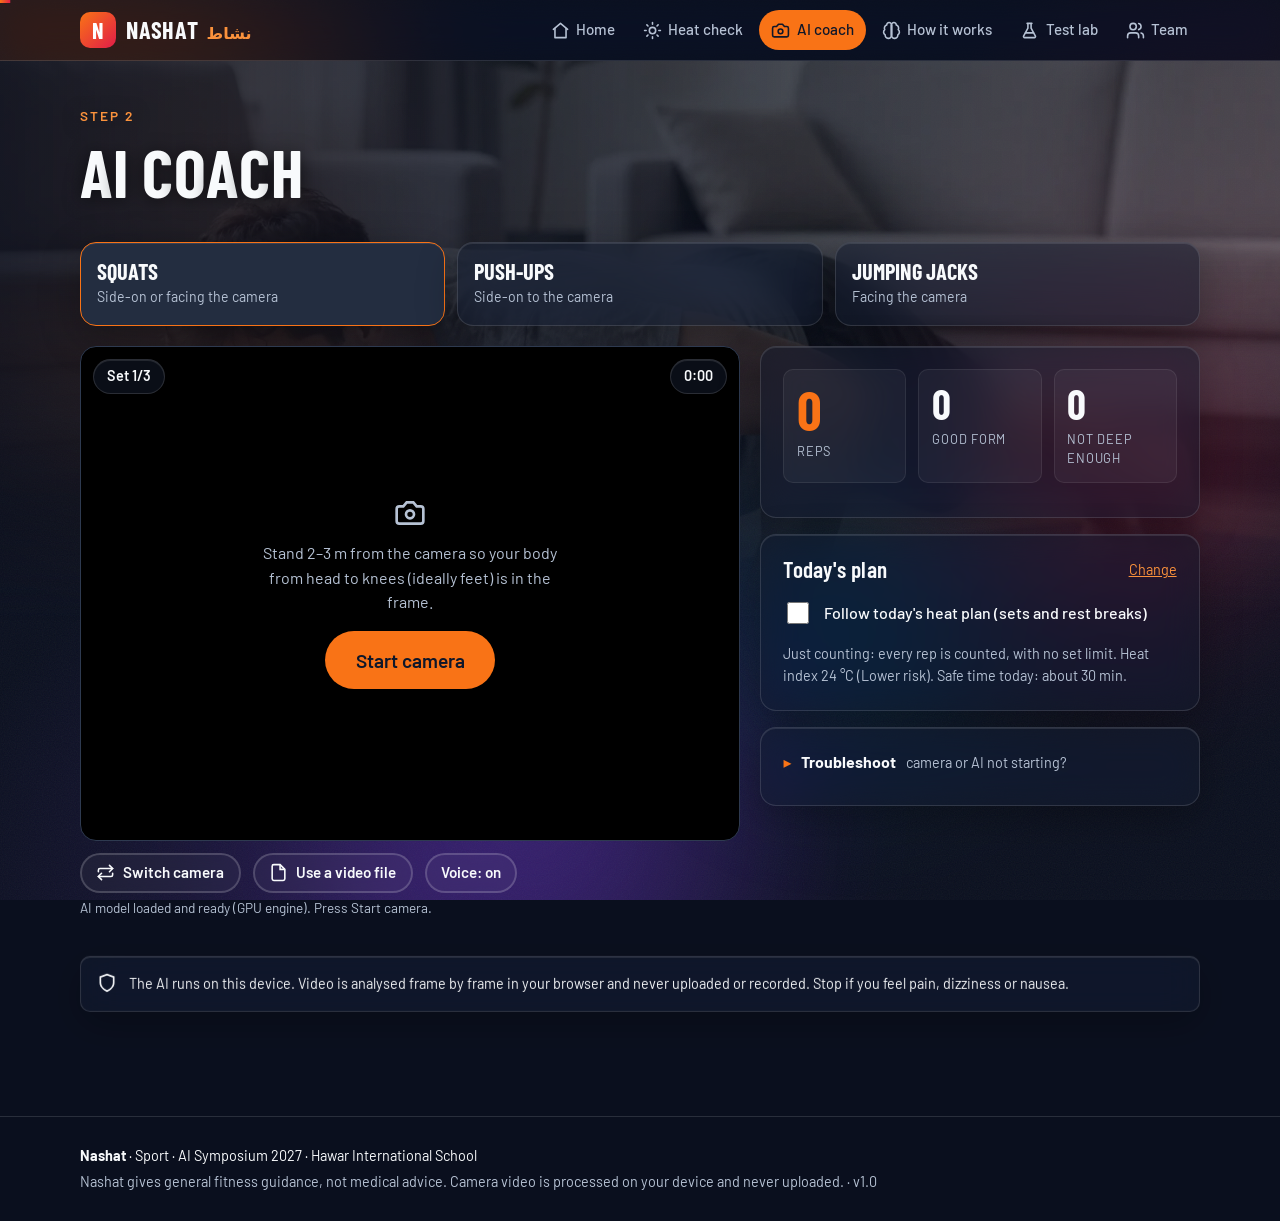
<file: coach.html>
<!doctype html>
<html lang="en">
<head>
  <meta charset="utf-8">
  <meta name="viewport" content="width=device-width, initial-scale=1, viewport-fit=cover">
  <title>AI coach — Nashat</title>
  <meta name="theme-color" content="#0F1420">
  <link rel="icon" href="assets/icon.svg" type="image/svg+xml">
  <link rel="preload" href="assets/fonts/barlow-condensed-latin-700-normal.woff2" as="font" type="font/woff2" crossorigin>
  <link rel="stylesheet" href="css/style.css?v=10">
  <script>(function(){var d=document.documentElement;d.classList.add('js-motion');try{if(sessionStorage.getItem('nashat.wipe'))d.classList.add('wipe-enter')}catch(e){}})()</script>
  <link rel="modulepreload" href="vendor/mediapipe/vision_bundle.mjs">
</head>
<body>
<main id="main" class="section has-banner">
  <div class="page-banner" aria-hidden="true"><img src="assets/photos/pushup-sm.webp" srcset="assets/photos/pushup-sm.webp 800w, assets/photos/pushup.webp 1600w" sizes="100vw" alt="" fetchpriority="high"></div>
  
  <div class="wrap">
    <span class="eyebrow intro">Step 2</span>
    <h1 class="intro">AI coach</h1>

    <div class="exercise-pick" id="pick" role="group" aria-label="Choose an exercise">
      <button type="button" data-ex="squat" aria-pressed="true"><strong>Squats</strong><span>Side-on or facing the camera</span></button>
      <button type="button" data-ex="pushup" aria-pressed="false"><strong>Push-ups</strong><span>Side-on to the camera</span></button>
      <button type="button" data-ex="jacks" aria-pressed="false"><strong>Jumping jacks</strong><span>Facing the camera</span></button>
    </div>

    <div class="notice danger hidden" id="heat-warning" style="margin-top:1rem">
      <svg class="icon" viewBox="0 0 24 24" fill="none" stroke="currentColor" stroke-width="2" aria-hidden="true"><path d="M10.3 3.9 1.8 18a2 2 0 0 0 1.7 3h17a2 2 0 0 0 1.7-3L13.7 3.9a2 2 0 0 0-3.4 0z"/><path d="M12 9v4M12 17h.01"/></svg>
      <p id="heat-warning-text"></p>
    </div>

    <div class="coach-layout" style="margin-top:1.25rem">
      <div>
        <div class="stage mirror" id="stage">
          <video id="video" playsinline muted></video>
          <canvas id="overlay"></canvas>
          <div class="rep-flash" id="flash"></div>
          <div class="stage-empty" id="empty">
            <div>
              <svg class="icon-lg" style="margin:0 auto 0.75rem" viewBox="0 0 24 24" fill="none" stroke="currentColor" stroke-width="2" aria-hidden="true"><path d="M14.5 4h-5L7 7H4a2 2 0 0 0-2 2v9a2 2 0 0 0 2 2h16a2 2 0 0 0 2-2V9a2 2 0 0 0-2-2h-3z"/><circle cx="12" cy="13" r="3"/></svg>
              <p id="setup-text" style="max-width:34ch;margin:0 auto 1rem"></p>
              <button class="btn btn-primary btn-lg" id="start-btn" type="button">Start camera</button>
            </div>
          </div>
          <div class="stage-hud">
            <span class="hud-pill" id="hud-set">Set 1/3</span>
            <span class="hud-pill" id="hud-time">0:00</span>
          </div>
          <div class="cue" id="cue" aria-live="polite"></div>
          <div class="rest-overlay" id="rest" aria-live="polite">
            <span class="rest-label">Rest</span>
            <span class="num" id="rest-num">60</span><span class="rest-unit">s</span>
            <span class="muted small">Next: set <span id="rest-next">2</span> · reps still count</span>
            <button class="btn btn-ghost btn-sm" id="skip-rest" type="button">Skip</button>
          </div>
        </div>

        <div class="btn-row" style="margin-top:0.75rem">
          <button class="btn btn-sm btn-ghost hidden" id="stop-btn" type="button">
            <svg class="icon" viewBox="0 0 24 24" fill="none" stroke="currentColor" stroke-width="2" aria-hidden="true"><rect x="5" y="5" width="14" height="14" rx="2"/></svg> Finish
          </button>
          <button class="btn btn-sm btn-ghost" id="flip-btn" type="button">
            <svg class="icon" viewBox="0 0 24 24" fill="none" stroke="currentColor" stroke-width="2" stroke-linecap="round" aria-hidden="true"><path d="M17 3l4 4-4 4"/><path d="M3 11V9a2 2 0 0 1 2-2h16"/><path d="M7 21l-4-4 4-4"/><path d="M21 13v2a2 2 0 0 1-2 2H3"/></svg> Switch camera
          </button>
          <label class="btn btn-sm btn-ghost" for="file-input" style="margin:0">
            <svg class="icon" viewBox="0 0 24 24" fill="none" stroke="currentColor" stroke-width="2" aria-hidden="true"><path d="M14 2H6a2 2 0 0 0-2 2v16a2 2 0 0 0 2 2h12a2 2 0 0 0 2-2V8z"/><path d="M14 2v6h6"/></svg> Use a video file
          </label>
          <input type="file" id="file-input" accept="video/*" class="sr-only">
          <button class="btn btn-sm btn-ghost" id="voice-btn" type="button" aria-pressed="true">Voice: on</button>
        </div>
        <p class="hint" id="status" aria-live="polite"></p>
      </div>

      <aside class="stack">
        <div class="card">
          <div class="counter">
            <div class="tile big"><div class="v" id="c-reps">0</div><div class="k" id="c-reps-label">Reps</div></div>
            <div class="tile"><div class="v" id="c-good">0</div><div class="k">Good form</div></div>
            <div class="tile"><div class="v" id="c-total">0</div><div class="k" id="c-total-label">Not deep enough</div></div>
          </div>
          <div class="metrics" id="metrics" style="margin-top:0.75rem"></div>
        </div>

        <div class="card">
          <div class="btn-row" style="justify-content:space-between">
            <h3 style="margin:0">Today's plan</h3>
            <a class="small" href="heat.html">Change</a>
          </div>
          <label class="switch" style="margin-top:0.5rem"><input type="checkbox" id="plan-mode"> Follow today's heat plan (sets and rest breaks)</label>
          <p class="muted small" id="plan-text" style="margin:0.5rem 0 0"></p>
        </div>

        <div class="card hidden" id="summary">
          <h3>Session summary</h3>
          <div class="grid grid-2" style="grid-template-columns:1fr 1fr">
            <div class="stat"><div class="v" id="s-reps">0</div><div class="k">Reps counted</div></div>
            <div class="stat"><div class="v" id="s-form">0%</div><div class="k">Good form</div></div>
            <div class="stat"><div class="v" id="s-partial">0</div><div class="k">Not deep enough (still counted)</div></div>
            <div class="stat"><div class="v" id="s-time">0:00</div><div class="k">Active time</div></div>
          </div>
          <p class="small" id="s-faults" style="margin-top:0.75rem"></p>
          <div class="btn-row">
            <button class="btn btn-accent btn-sm" id="log-btn" type="button">Log as a test in the Test Lab</button>
          </div>
        </div>
        <details class="card" id="trouble">
          <summary><strong>Troubleshoot</strong> <span class="muted small">camera or AI not starting?</span></summary>
          <div class="field" style="margin-top:1rem">
            <label for="engine">AI engine</label>
            <select id="engine">
              <option value="auto">Auto: graphics card, falls back to CPU</option>
              <option value="GPU">Graphics card (GPU) only</option>
              <option value="CPU">CPU: slower, works on almost any computer</option>
            </select>
          </div>
          <button class="btn btn-sm btn-ghost" id="check-btn" type="button">Run system check</button>
          <ul class="checks" id="checks" aria-live="polite"></ul>
        </details>
      </aside>
    </div>

    <section class="section-tight">
      <div class="notice">
        <svg class="icon" viewBox="0 0 24 24" fill="none" stroke="currentColor" stroke-width="2" aria-hidden="true"><path d="M12 22s8-4 8-10V5l-8-3-8 3v7c0 6 8 10 8 10z"/></svg>
        <p class="small">The AI runs on this device. Video is analysed frame by frame in your browser and never uploaded or recorded. Stop if you feel pain, dizziness or nausea.</p>
      </div>
    </section>
  </div>
</main>

<script type="module" src="js/coach.js?v=10"></script>
</body>
</html>
</file>
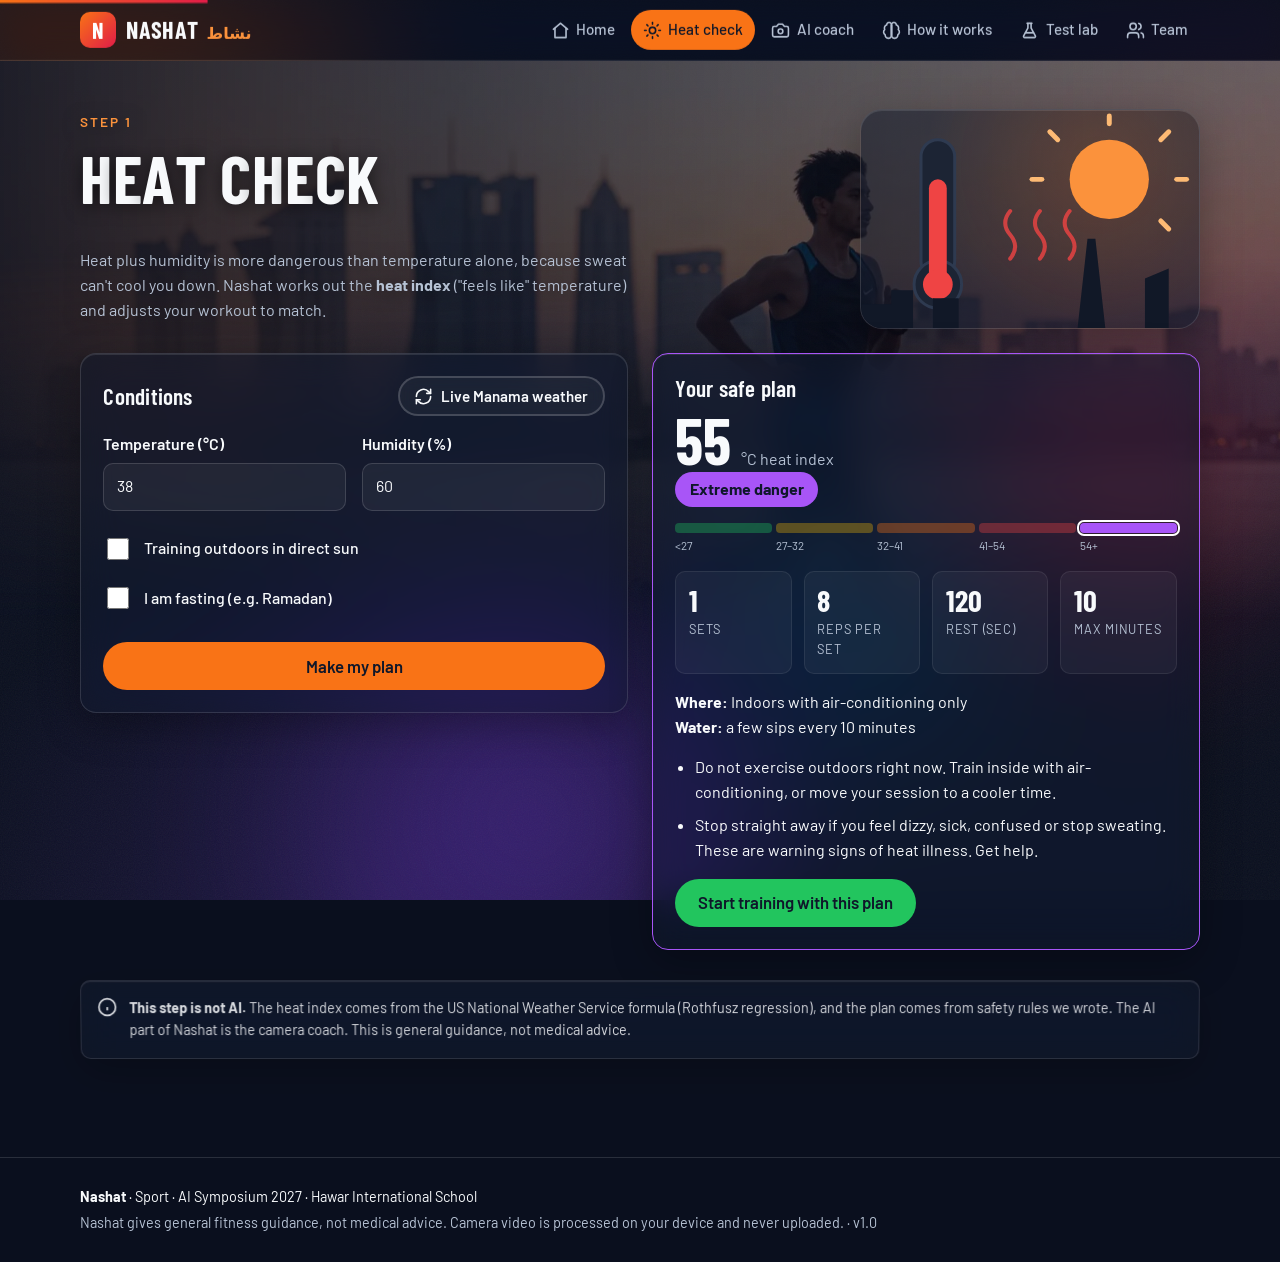
<file: heat.html>
<!doctype html>
<html lang="en">
<head>
  <meta charset="utf-8">
  <meta name="viewport" content="width=device-width, initial-scale=1, viewport-fit=cover">
  <title>Heat check — Nashat</title>
  <meta name="theme-color" content="#0F1420">
  <link rel="icon" href="assets/icon.svg" type="image/svg+xml">
  <link rel="preload" href="assets/fonts/barlow-condensed-latin-700-normal.woff2" as="font" type="font/woff2" crossorigin>
  <link rel="stylesheet" href="css/style.css?v=10">
  <script>(function(){var d=document.documentElement;d.classList.add('js-motion');try{if(sessionStorage.getItem('nashat.wipe'))d.classList.add('wipe-enter')}catch(e){}})()</script>
</head>
<body>
<main id="main" class="section has-banner">
  <div class="page-banner" aria-hidden="true"><img src="assets/photos/run-sm.webp" srcset="assets/photos/run-sm.webp 800w, assets/photos/run.webp 1600w" sizes="100vw" alt="" fetchpriority="high"></div>
  
  <div class="wrap">
    <div class="page-head">
      <div class="page-head-text">
        <span class="eyebrow intro">Step 1</span>
    <h1 class="intro">Heat check</h1>
    <p class="muted intro" style="max-width:62ch">Heat plus humidity is more dangerous than temperature alone, because sweat can't cool you down. Nashat works out the <strong>heat index</strong> ("feels like" temperature) and adjusts your workout to match.</p>
      </div>
      <div class="page-art"><svg viewBox="0 0 340 220" aria-hidden="true">
  <circle class="pop" cx="250" cy="70" r="40" fill="#FB923C"/>
  <g class="draw" stroke="#FDBA74" stroke-width="5" stroke-linecap="round" fill="none">
    <path d="M250 10v-0M250 14v-8"/><path d="M302 30l8-8"/><path d="M318 70h10"/><path d="M302 112l8 8"/><path d="M198 30l-8-8"/><path d="M182 70h-10"/>
  </g>
  <g class="draw" stroke="#EF4444" stroke-width="4" stroke-linecap="round" fill="none" opacity="0.8">
    <path d="M150 150q10-12 0-24t0-24"/><path d="M180 150q10-12 0-24t0-24"/><path d="M210 150q10-12 0-24t0-24"/>
  </g>
  <rect x="60" y="30" width="34" height="140" rx="17" fill="#1C2434" stroke="#2E3A50" stroke-width="3"/>
  <circle cx="77" cy="176" r="24" fill="#1C2434" stroke="#2E3A50" stroke-width="3"/>
  <rect class="grow" x="68" y="70" width="18" height="110" rx="9" fill="#EF4444"/>
  <circle class="pop" cx="77" cy="176" r="15" fill="#EF4444"/>
  <path d="M0 220v-24h30v-14h22v38h20v-30h26v30h120l10-90h8l10 90h40v-50l24-10v60h30z" fill="#111827"/>
</svg></div>
    </div>

    <div class="split">
      <form class="card" id="heat-form" novalidate>
        <div class="btn-row" style="justify-content:space-between;margin-bottom:1rem">
          <h3 style="margin:0">Conditions</h3>
          <button type="button" class="btn btn-sm btn-ghost" id="live-btn">
            <svg class="icon" viewBox="0 0 24 24" fill="none" stroke="currentColor" stroke-width="2" stroke-linecap="round" stroke-linejoin="round" aria-hidden="true"><path d="M21 12a9 9 0 0 1-15.5 6.2L3 16"/><path d="M3 12A9 9 0 0 1 18.5 5.8L21 8"/><path d="M21 3v5h-5M3 21v-5h5"/></svg>
            Live Manama weather
          </button>
        </div>
        <p class="hint" id="live-status" aria-live="polite"></p>
        <div class="row">
          <div class="field">
            <label for="temp">Temperature (°C)</label>
            <input id="temp" type="number" inputmode="decimal" min="-10" max="60" step="0.1" value="38" required>
          </div>
          <div class="field">
            <label for="rh">Humidity (%)</label>
            <input id="rh" type="number" inputmode="decimal" min="0" max="100" step="1" value="60" required>
          </div>
        </div>
        <label class="switch"><input type="checkbox" id="sun"> Training outdoors in direct sun</label>
        <label class="switch"><input type="checkbox" id="fasting"> I am fasting (e.g. Ramadan)</label>
        <p class="hint" id="form-error" role="alert"></p>
        <button class="btn btn-primary" type="submit" style="width:100%;margin-top:0.5rem">Make my plan</button>
      </form>

      <section class="card heat-result" id="result" aria-live="polite">
        <h3>Your safe plan</h3>
        <div class="heat-big">
          <span class="num" id="hi-num">–</span><span class="muted">°C heat index</span>
        </div>
        <span class="heat-level" id="hi-level">–</span>
        <div class="scale" id="scale" aria-hidden="true"></div>
        <div class="scale-labels" aria-hidden="true"><span>&lt;27</span><span>27–32</span><span>32–41</span><span>41–54</span><span>54+</span></div>

        <div class="plan-tiles">
          <div class="tile"><div class="v" id="p-sets">–</div><div class="k">Sets</div></div>
          <div class="tile"><div class="v" id="p-reps">–</div><div class="k">Reps per set</div></div>
          <div class="tile"><div class="v" id="p-rest">–</div><div class="k">Rest (sec)</div></div>
          <div class="tile"><div class="v" id="p-max">–</div><div class="k">Max minutes</div></div>
        </div>
        <p><strong>Where:</strong> <span id="p-place">–</span><br><strong>Water:</strong> <span id="p-water">–</span></p>
        <ul class="tips" id="p-tips"></ul>
        <div class="btn-row" style="margin-top:1rem">
          <a class="btn btn-accent" href="coach.html">Start training with this plan</a>
        </div>
      </section>
    </div>

    <section class="card" style="margin-top:1.25rem" id="forecast-card" hidden>
      <h3>Next 24 hours in Manama: heat index by hour</h3>
      <p class="muted small" id="best-text"></p>
      <div class="hours" id="hours" role="img"></div>
      <div class="hours-axis" id="hours-axis" aria-hidden="true"></div>
      <div class="legend" id="legend"></div>
      <details style="margin-top:0.75rem">
        <summary>Show as table</summary>
        <div class="table-wrap" style="margin-top:0.5rem;max-height:320px">
          <table><thead><tr><th>Time</th><th class="num">Temp °C</th><th class="num">Humidity %</th><th class="num">Heat index °C</th><th>Risk</th></tr></thead><tbody id="hours-table"></tbody></table>
        </div>
      </details>
      <p class="hint">Weather data: <a href="https://open-meteo.com/" target="_blank" rel="noopener">Open-Meteo.com</a> (CC BY 4.0).</p>
    </section>

    <section class="section-tight">
      <div class="notice">
        <svg class="icon" viewBox="0 0 24 24" fill="none" stroke="currentColor" stroke-width="2" aria-hidden="true"><circle cx="12" cy="12" r="10"/><path d="M12 16v-4M12 8h.01"/></svg>
        <p class="small"><strong>This step is not AI.</strong> The heat index comes from the US National Weather Service formula (Rothfusz regression), and the plan comes from safety rules we wrote. The AI part of Nashat is the camera coach. This is general guidance, not medical advice.</p>
      </div>
    </section>
  </div>
</main>

<script type="module">
  import { initPage, $, esc } from './js/ui.js?v=10';
  import { makePlan, fetchWeather, bestHour, LEVELS } from './js/heat.js?v=10';
  import { save, load } from './js/store.js?v=10';
  import { countUp, growBars, nudge, scrollToEl } from './js/motion.js?v=10';
  initPage();

  const form = $('#heat-form');
  const last = load('heatInput', null);
  if (last) {
    $('#temp').value = last.tempC; $('#rh').value = last.rh;
    $('#sun').checked = !!last.inSun; $('#fasting').checked = !!last.fasting;
  }

  $('#scale').innerHTML = LEVELS.map((l) => `<div style="background:${l.color}"></div>`).join('');

  function render(plan) {
    countUp($('#hi-num'), Math.round(plan.heatIndexC));
    const lvl = $('#hi-level');
    lvl.textContent = plan.level.name;
    lvl.style.background = plan.level.color;
    $('#result').style.borderColor = plan.level.color;
    [...$('#scale').children].forEach((d, i) => d.classList.toggle('on', i === plan.level.id));
    countUp($('#p-sets'), plan.sets, { duration: 0.5 });
    countUp($('#p-reps'), plan.reps, { duration: 0.5 });
    countUp($('#p-rest'), plan.restSec, { duration: 0.5 });
    countUp($('#p-max'), plan.maxMinutes, { duration: 0.5 });
    nudge($('#hi-level'));
    $('#p-place').textContent = plan.place;
    $('#p-water').textContent = plan.waterEveryMin ? `a few sips every ${plan.waterEveryMin} minutes` : 'not possible while fasting, so keep the session short and light';
    $('#p-tips').innerHTML = plan.tips.map((t) => `<li>${esc(t)}</li>`).join('');
  }

  function readForm() {
    const tempC = parseFloat($('#temp').value), rh = parseFloat($('#rh').value);
    if (!Number.isFinite(tempC) || tempC < -10 || tempC > 60) return { error: 'Enter a temperature between -10 and 60 °C.' };
    if (!Number.isFinite(rh) || rh < 0 || rh > 100) return { error: 'Enter a humidity between 0 and 100 %.' };
    return { tempC, rh, inSun: $('#sun').checked, fasting: $('#fasting').checked };
  }

  function update() {
    const input = readForm();
    $('#form-error').textContent = input.error || '';
    if (input.error) return;
    const plan = makePlan(input);
    save('heatInput', input);
    save('plan', plan);
    render(plan);
  }

  form.addEventListener('submit', (e) => { e.preventDefault(); update(); scrollToEl($('#result')); });
  form.addEventListener('change', update);

  function renderForecast(hours) {
    const best = bestHour(hours);
    const max = Math.max(...hours.map((h) => h.hi), 30);
    const min = Math.min(...hours.map((h) => h.hi), 15);
    const hh = (t) => t.slice(11, 16);
    $('#hours').innerHTML = hours.map((h) => {
      const pct = 12 + 88 * (h.hi - min) / Math.max(1, max - min);
      const label = `${hh(h.time)}: heat index ${h.hi.toFixed(0)} °C, ${h.level.name}`;
      return `<div class="bar${h === best ? ' best' : ''}" style="height:${pct}%;background:${h.level.color}" title="${label}"></div>`;
    }).join('');
    $('#hours').setAttribute('aria-label', `Bar chart of heat index for the next 24 hours. Coolest time: ${hh(best.time)}.`);
    $('#hours-axis').innerHTML = hours.map((h, i) => `<span>${i % 3 === 0 ? h.time.slice(11, 13) : ''}</span>`).join('');
    const used = [...new Set(hours.map((h) => h.level.id))].sort();
    $('#legend').innerHTML = used.map((id) => `<span><i style="background:${LEVELS[id].color}"></i>${LEVELS[id].name}</span>`).join('') + '<span>Taller bar = hotter. White outline = coolest hour.</span>';
    $('#hours-table').innerHTML = hours.map((h) => `<tr><td>${h.time.replace('T', ' ')}</td><td class="num">${h.tempC.toFixed(1)}</td><td class="num">${h.rh}</td><td class="num">${h.hi.toFixed(1)}</td><td>${h.level.name}</td></tr>`).join('');
    $('#best-text').innerHTML = `Best time to train today (05:00–22:00): <strong>${hh(best.time)}</strong>, heat index about <strong>${best.hi.toFixed(0)} °C</strong> (${best.level.name}).`;
    $('#forecast-card').hidden = false;
    growBars([...document.querySelectorAll('#hours .bar')], 'y');
  }

  $('#live-btn').addEventListener('click', async () => {
    const st = $('#live-status');
    st.textContent = 'Getting live weather…';
    try {
      const { now, hours } = await fetchWeather();
      $('#temp').value = now.tempC;
      $('#rh').value = now.rh;
      st.textContent = `Live weather for Manama at ${now.time.slice(11)}: ${now.tempC} °C, ${now.rh}% humidity.`;
      update();
      renderForecast(hours);
    } catch (e) {
      st.textContent = 'Could not reach the weather service. Type the temperature and humidity in yourself.';
    }
  });

  update();
</script>
</body>
</html>
</file>
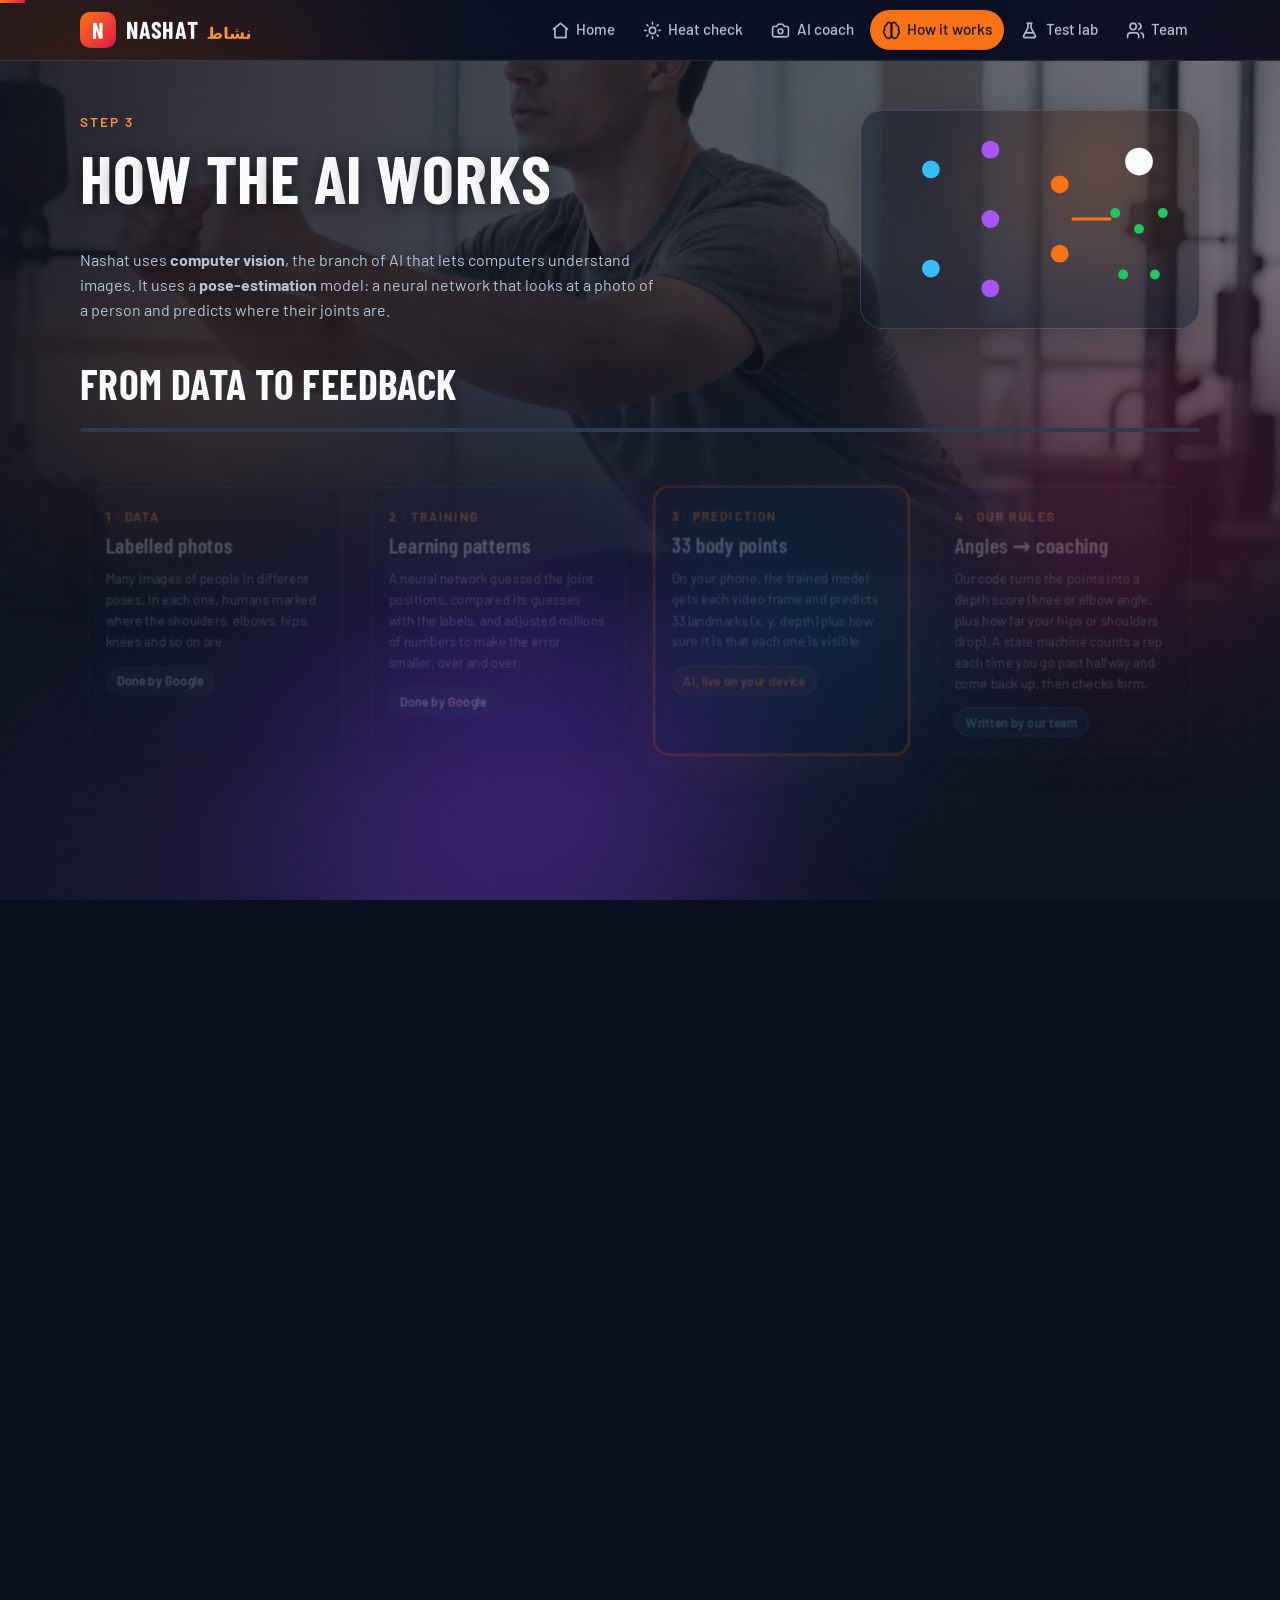
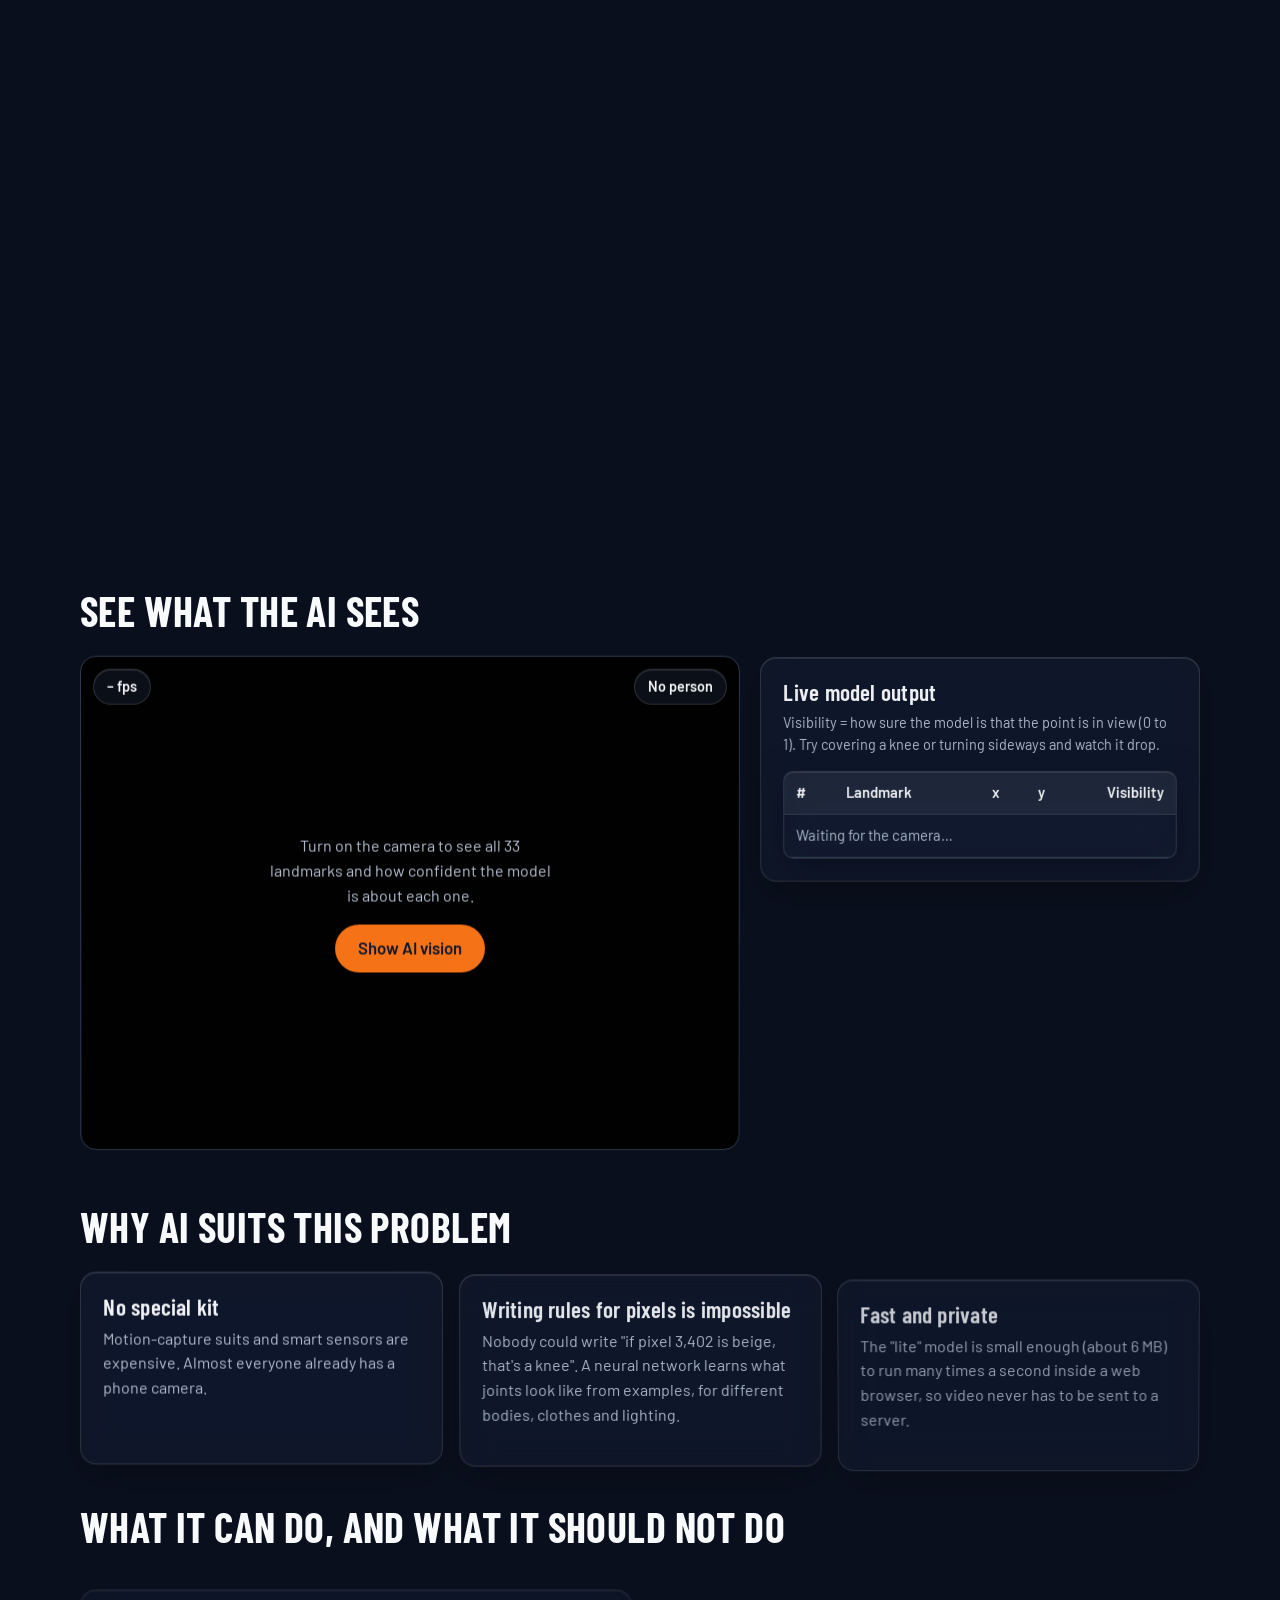
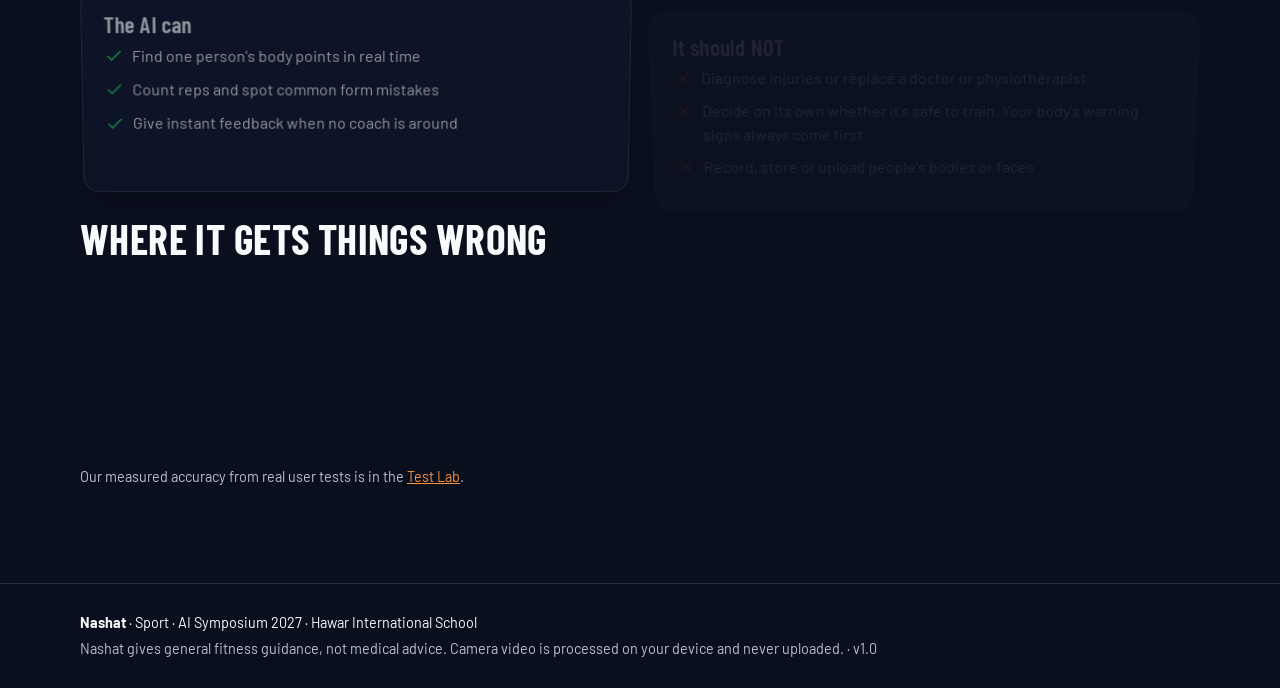
<file: how.html>
<!doctype html>
<html lang="en">
<head>
  <meta charset="utf-8">
  <meta name="viewport" content="width=device-width, initial-scale=1, viewport-fit=cover">
  <title>How the AI works — Nashat</title>
  <meta name="theme-color" content="#0F1420">
  <link rel="icon" href="assets/icon.svg" type="image/svg+xml">
  <link rel="preload" href="assets/fonts/barlow-condensed-latin-700-normal.woff2" as="font" type="font/woff2" crossorigin>
  <link rel="stylesheet" href="css/style.css?v=10">
  <script>(function(){var d=document.documentElement;d.classList.add('js-motion');try{if(sessionStorage.getItem('nashat.wipe'))d.classList.add('wipe-enter')}catch(e){}})()</script>
</head>
<body>
<main id="main" class="section has-banner">
  <div class="page-banner" aria-hidden="true"><img src="assets/photos/squat-sm.webp" srcset="assets/photos/squat-sm.webp 800w, assets/photos/squat.webp 1536w" sizes="100vw" alt="" fetchpriority="high"></div>
  
  <div class="wrap">
    <div class="page-head">
      <div class="page-head-text">
        <span class="eyebrow intro">Step 3</span>
    <h1 class="intro">How the AI works</h1>
    <p class="muted intro" style="max-width:64ch">Nashat uses <strong>computer vision</strong>, the branch of AI that lets computers understand images. It uses a <strong>pose-estimation</strong> model: a neural network that looks at a photo of a person and predicts where their joints are.</p>
      </div>
      <div class="page-art"><svg viewBox="0 0 340 220" aria-hidden="true">
  <g class="draw" stroke="#38BDF8" stroke-width="2.5" fill="none" opacity="0.7">
    <path d="M70 60L130 40M70 60L130 110M70 160L130 110M70 160L130 180M130 40L200 75M130 110L200 75M130 110L200 145M130 180L200 145"/>
  </g>
  <g class="pop" fill="#38BDF8"><circle cx="70" cy="60" r="9"/><circle cx="70" cy="160" r="9"/></g>
  <g class="pop" fill="#A855F7"><circle cx="130" cy="40" r="9"/><circle cx="130" cy="110" r="9"/><circle cx="130" cy="180" r="9"/></g>
  <g class="pop" fill="#F97316"><circle cx="200" cy="75" r="9"/><circle cx="200" cy="145" r="9"/></g>
  <g class="draw" stroke="#F8FAFC" stroke-width="5" stroke-linecap="round" fill="none">
    <path d="M280 70v50M280 82l-24 22M280 82l24 22M280 120l-16 46M280 120l16 46"/>
  </g>
  <circle class="pop" cx="280" cy="52" r="14" fill="#F8FAFC"/>
  <g class="pop" fill="#22C55E"><circle cx="256" cy="104" r="5"/><circle cx="304" cy="104" r="5"/><circle cx="264" cy="166" r="5"/><circle cx="296" cy="166" r="5"/><circle cx="280" cy="120" r="5"/></g>
  <path class="draw" d="M212 110h40" stroke="#F97316" stroke-width="3" stroke-dasharray="0" fill="none"/>
</svg></div>
    </div>

    <section class="pipe-section no-reveal" id="pipe-section">
    <h2 style="margin-top:2rem">From data to feedback</h2>
    <div class="pipe-line" aria-hidden="true"><span></span></div>
    <div class="pipeline">
      <div class="pipe"><span class="n">1 · Data</span><h3>Labelled photos</h3><p class="muted small">Many images of people in different poses. In each one, humans marked where the shoulders, elbows, hips, knees and so on are.</p><span class="badge">Done by Google</span></div>
      <div class="pipe"><span class="n">2 · Training</span><h3>Learning patterns</h3><p class="muted small">A neural network guessed the joint positions, compared its guesses with the labels, and adjusted millions of numbers to make the error smaller, over and over.</p><span class="badge">Done by Google</span></div>
      <div class="pipe"><span class="n">3 · Prediction</span><h3>33 body points</h3><p class="muted small">On your phone, the trained model gets each video frame and predicts 33 landmarks (x, y, depth) plus how sure it is that each one is visible.</p><span class="badge badge-ai">AI, live on your device</span></div>
      <div class="pipe"><span class="n">4 · Our rules</span><h3>Angles → coaching</h3><p class="muted small">Our code turns the points into a depth score (knee or elbow angle, plus how far your hips or shoulders drop). A state machine counts a rep each time you go past halfway and come back up, then checks form.</p><span class="badge badge-rule">Written by our team</span></div>
    </div>
    </section>

    <h2 style="margin-top:2.5rem">See what the AI sees</h2>
    <div class="coach-layout">
      <div>
        <div class="stage mirror" id="stage">
          <video id="video" playsinline muted></video>
          <canvas id="overlay"></canvas>
          <div class="stage-empty" id="empty">
            <div>
              <p style="max-width:32ch;margin:0 auto 1rem">Turn on the camera to see all 33 landmarks and how confident the model is about each one.</p>
              <button class="btn btn-primary" id="start-btn" type="button">Show AI vision</button>
            </div>
          </div>
          <div class="stage-hud"><span class="hud-pill" id="fps">– fps</span><span class="hud-pill" id="found">No person</span></div>
        </div>
        <p class="hint" id="status" aria-live="polite"></p>
      </div>
      <div class="card">
        <h3>Live model output</h3>
        <p class="muted small">Visibility = how sure the model is that the point is in view (0 to 1). Try covering a knee or turning sideways and watch it drop.</p>
        <div class="table-wrap" style="max-height:420px">
          <table>
            <thead><tr><th>#</th><th>Landmark</th><th class="num">x</th><th class="num">y</th><th class="num">Visibility</th></tr></thead>
            <tbody id="lm-table"><tr><td colspan="5" class="muted">Waiting for the camera…</td></tr></tbody>
          </table>
        </div>
      </div>
    </div>

    <h2 style="margin-top:2.5rem">Why AI suits this problem</h2>
    <div class="grid grid-3">
      <div class="card"><h3>No special kit</h3><p class="muted">Motion-capture suits and smart sensors are expensive. Almost everyone already has a phone camera.</p></div>
      <div class="card"><h3>Writing rules for pixels is impossible</h3><p class="muted">Nobody could write "if pixel 3,402 is beige, that's a knee". A neural network learns what joints look like from examples, for different bodies, clothes and lighting.</p></div>
      <div class="card"><h3>Fast and private</h3><p class="muted">The "lite" model is small enough (about 6 MB) to run many times a second inside a web browser, so video never has to be sent to a server.</p></div>
    </div>

    <h2 style="margin-top:2.5rem">What it can do, and what it should NOT do</h2>
    <div class="grid grid-2">
      <div class="card cando">
        <h3>The AI can</h3>
        <ul class="checklist">
          <li><svg class="icon" style="color:var(--accent)" viewBox="0 0 24 24" fill="none" stroke="currentColor" stroke-width="2" aria-hidden="true"><path d="M20 6 9 17l-5-5"/></svg>Find one person's body points in real time</li>
          <li><svg class="icon" style="color:var(--accent)" viewBox="0 0 24 24" fill="none" stroke="currentColor" stroke-width="2" aria-hidden="true"><path d="M20 6 9 17l-5-5"/></svg>Count reps and spot common form mistakes</li>
          <li><svg class="icon" style="color:var(--accent)" viewBox="0 0 24 24" fill="none" stroke="currentColor" stroke-width="2" aria-hidden="true"><path d="M20 6 9 17l-5-5"/></svg>Give instant feedback when no coach is around</li>
        </ul>
      </div>
      <div class="card cannot">
        <h3>It should NOT</h3>
        <ul class="checklist">
          <li><svg class="icon" style="color:var(--danger)" viewBox="0 0 24 24" fill="none" stroke="currentColor" stroke-width="2" aria-hidden="true"><path d="M18 6 6 18M6 6l12 12"/></svg>Diagnose injuries or replace a doctor or physiotherapist</li>
          <li><svg class="icon" style="color:var(--danger)" viewBox="0 0 24 24" fill="none" stroke="currentColor" stroke-width="2" aria-hidden="true"><path d="M18 6 6 18M6 6l12 12"/></svg>Decide on its own whether it's safe to train. Your body's warning signs always come first</li>
          <li><svg class="icon" style="color:var(--danger)" viewBox="0 0 24 24" fill="none" stroke="currentColor" stroke-width="2" aria-hidden="true"><path d="M18 6 6 18M6 6l12 12"/></svg>Record, store or upload people's bodies or faces</li>
        </ul>
      </div>
    </div>

    <h2 style="margin-top:2.5rem">Where it gets things wrong</h2>
    <div class="grid grid-3">
      <div class="card"><h3>Hidden joints</h3><p class="muted">If a body part is out of frame or blocked, the model has to guess, and angles can jump around.</p></div>
      <div class="card"><h3>Dim light & baggy clothes</h3><p class="muted">Dark rooms, a thobe or abaya, or clothes the same colour as the background make joints harder to find.</p></div>
      <div class="card"><h3>Camera angle</h3><p class="muted">A 2D camera sees a flat picture. Push-ups filmed from the front, or a phone tilted down, give wrong angles.</p></div>
    </div>
    <p class="muted small" style="margin-top:1rem">Our measured accuracy from real user tests is in the <a href="lab.html">Test Lab</a>.</p>
  </div>
</main>

<script type="module">
  import { initPage, $ } from './js/ui.js?v=10';
  import { loadPoseModel, startCamera, runLoop, drawSkeleton, CAMERA_HELP } from './js/pose.js?v=10';
  import { ready } from './js/motion.js?v=10';
  initPage();

  // Pinned pipeline: scroll lights up data → training → prediction → our rules
  ready().then((gsap) => {
    if (!gsap) return;
    const pipes = [...document.querySelectorAll('.pipe')];
    const line = document.querySelector('.pipe-line span');
    const mm = gsap.matchMedia();
    mm.add({ desk: '(min-width: 861px)', mob: '(max-width: 860px)' }, (ctx) => {
      gsap.set(pipes, { autoAlpha: 0.25, scale: 0.94, y: 30 });
      gsap.set(line, { scaleX: 0 });
      if (ctx.conditions.desk) {
        const tl = gsap.timeline({
          defaults: { ease: 'none' },
          scrollTrigger: { trigger: '#pipe-section', start: 'top 70px', end: '+=1400', pin: true, scrub: 1 },
        });
        pipes.forEach((p, i) => {
          tl.to(line, { scaleX: (i + 1) / pipes.length, duration: 1 }, i)
            .to(p, { autoAlpha: 1, scale: 1, y: 0, duration: 0.6, ease: 'power2.out' }, i)
            .add(() => pipes.forEach((q, k) => q.classList.toggle('is-active', k === i)), i + 0.3);
        });
        tl.to({}, { duration: 0.6 });
      } else {
        gsap.set(line, { scaleX: 1 });
        pipes.forEach((p, i) => {
          gsap.to(p, {
            autoAlpha: 1, scale: 1, y: 0, duration: 0.8, ease: 'expo.out',
            scrollTrigger: { trigger: p, start: 'top 85%', toggleActions: 'play none none reverse',
              onToggle: (self) => p.classList.toggle('is-active', self.isActive) },
          });
        });
      }
      return () => pipes.forEach((p) => p.classList.remove('is-active'));
    });
  });

  const NAMES = ['nose','left eye (inner)','left eye','left eye (outer)','right eye (inner)','right eye','right eye (outer)','left ear','right ear','mouth (left)','mouth (right)','left shoulder','right shoulder','left elbow','right elbow','left wrist','right wrist','left pinky','right pinky','left index','right index','left thumb','right thumb','left hip','right hip','left knee','right knee','left ankle','right ankle','left heel','right heel','left foot index','right foot index'];
  const video = $('#video'), canvas = $('#overlay');
  let lastTable = 0;

  $('#start-btn').addEventListener('click', async () => {
    $('#start-btn').disabled = true;
    $('#status').textContent = 'Loading the AI model…';
    try {
      const [lmk] = await Promise.all([loadPoseModel(), startCamera(video, 'user')]);
      $('#empty').classList.add('hidden');
      $('#status').textContent = 'Running on this device. Nothing is uploaded.';
      runLoop(video, lmk, (lm, { fps, t }) => {
        drawSkeleton(canvas, video, lm, { showAll: true });
        $('#fps').textContent = `${fps.toFixed(0)} fps`;
        $('#found').textContent = lm ? 'Person found' : 'No person';
        if (lm && t - lastTable > 250) {
          lastTable = t;
          $('#lm-table').innerHTML = lm.map((p, i) => {
            const v = p.visibility ?? 0;
            return `<tr><td>${i}</td><td>${NAMES[i]}</td><td class="num">${p.x.toFixed(2)}</td><td class="num">${p.y.toFixed(2)}</td><td class="num" style="color:${v > 0.7 ? '#86EFAC' : v > 0.4 ? '#FDE047' : '#FCA5A5'}">${v.toFixed(2)}</td></tr>`;
          }).join('');
        }
      });
    } catch (e) {
      $('#status').textContent = CAMERA_HELP[e.name] || e.message;
      $('#start-btn').disabled = false;
    }
  });
</script>
</body>
</html>
</file>
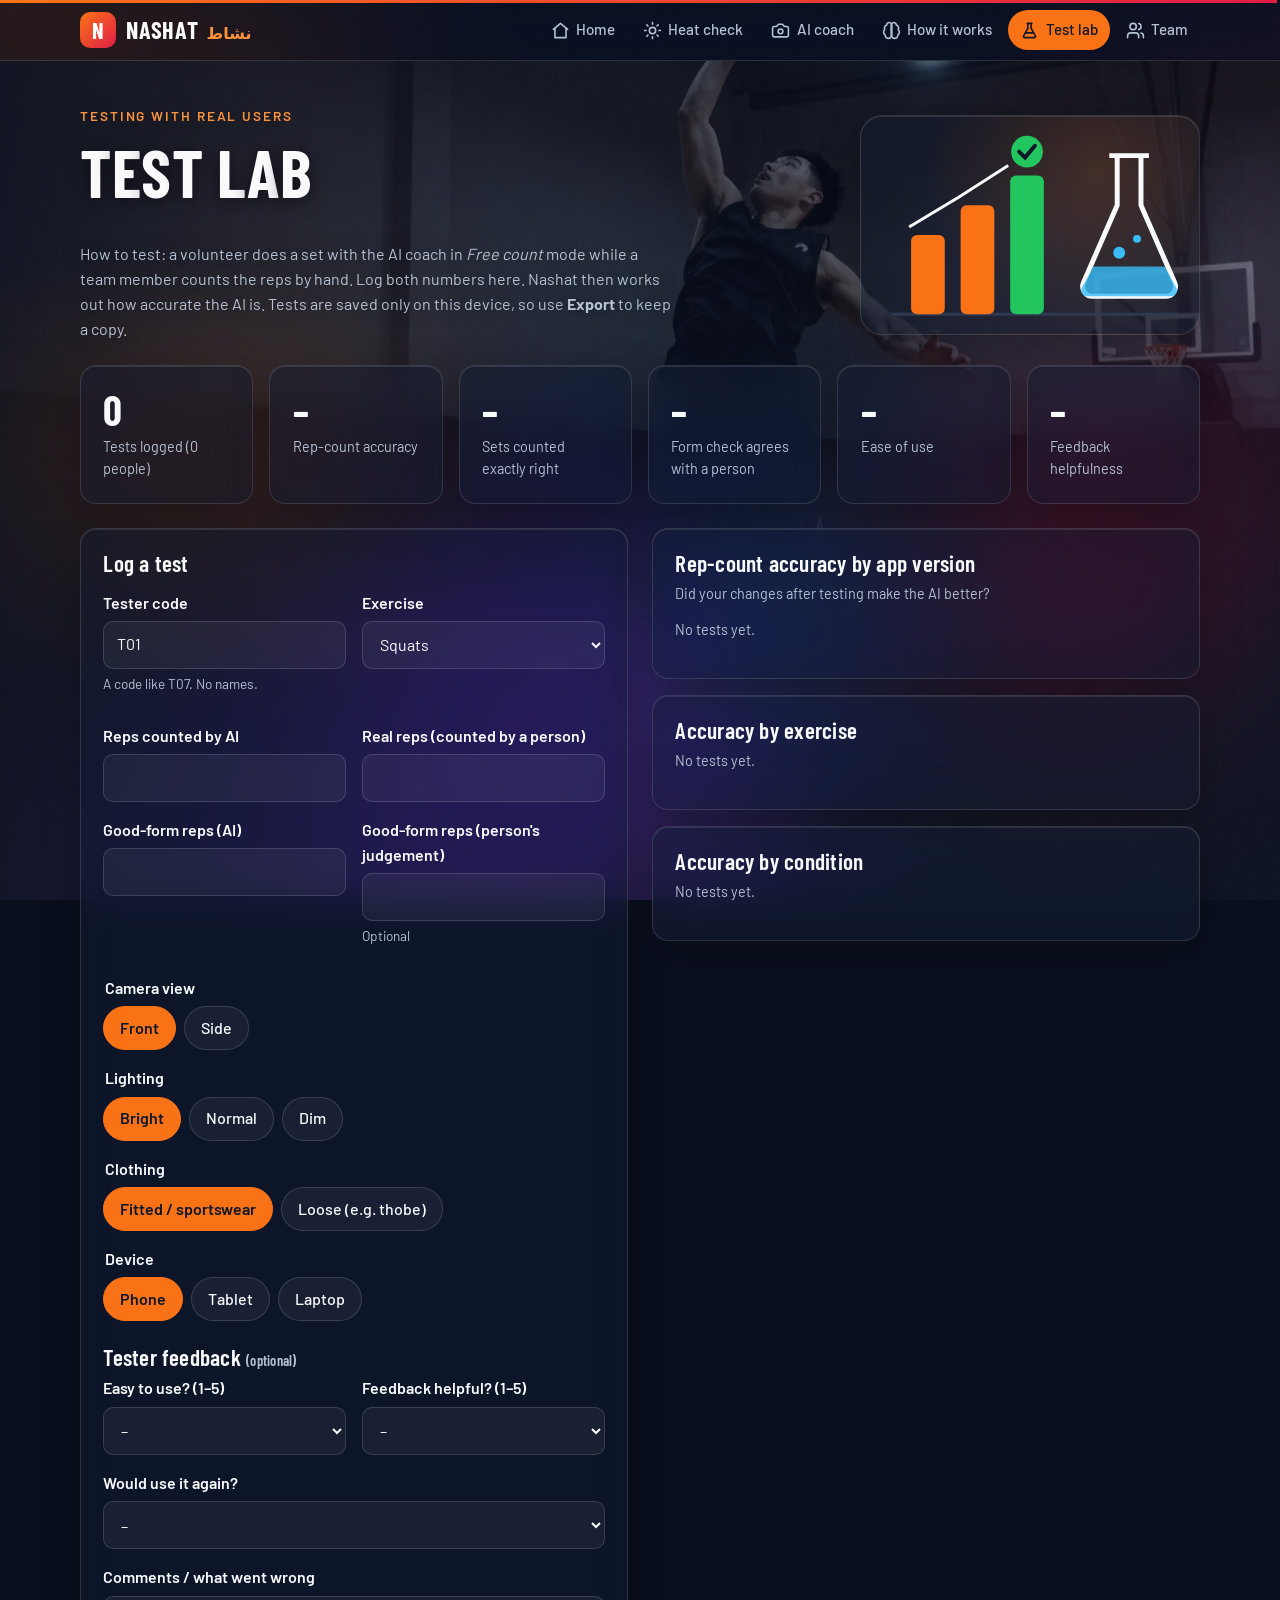
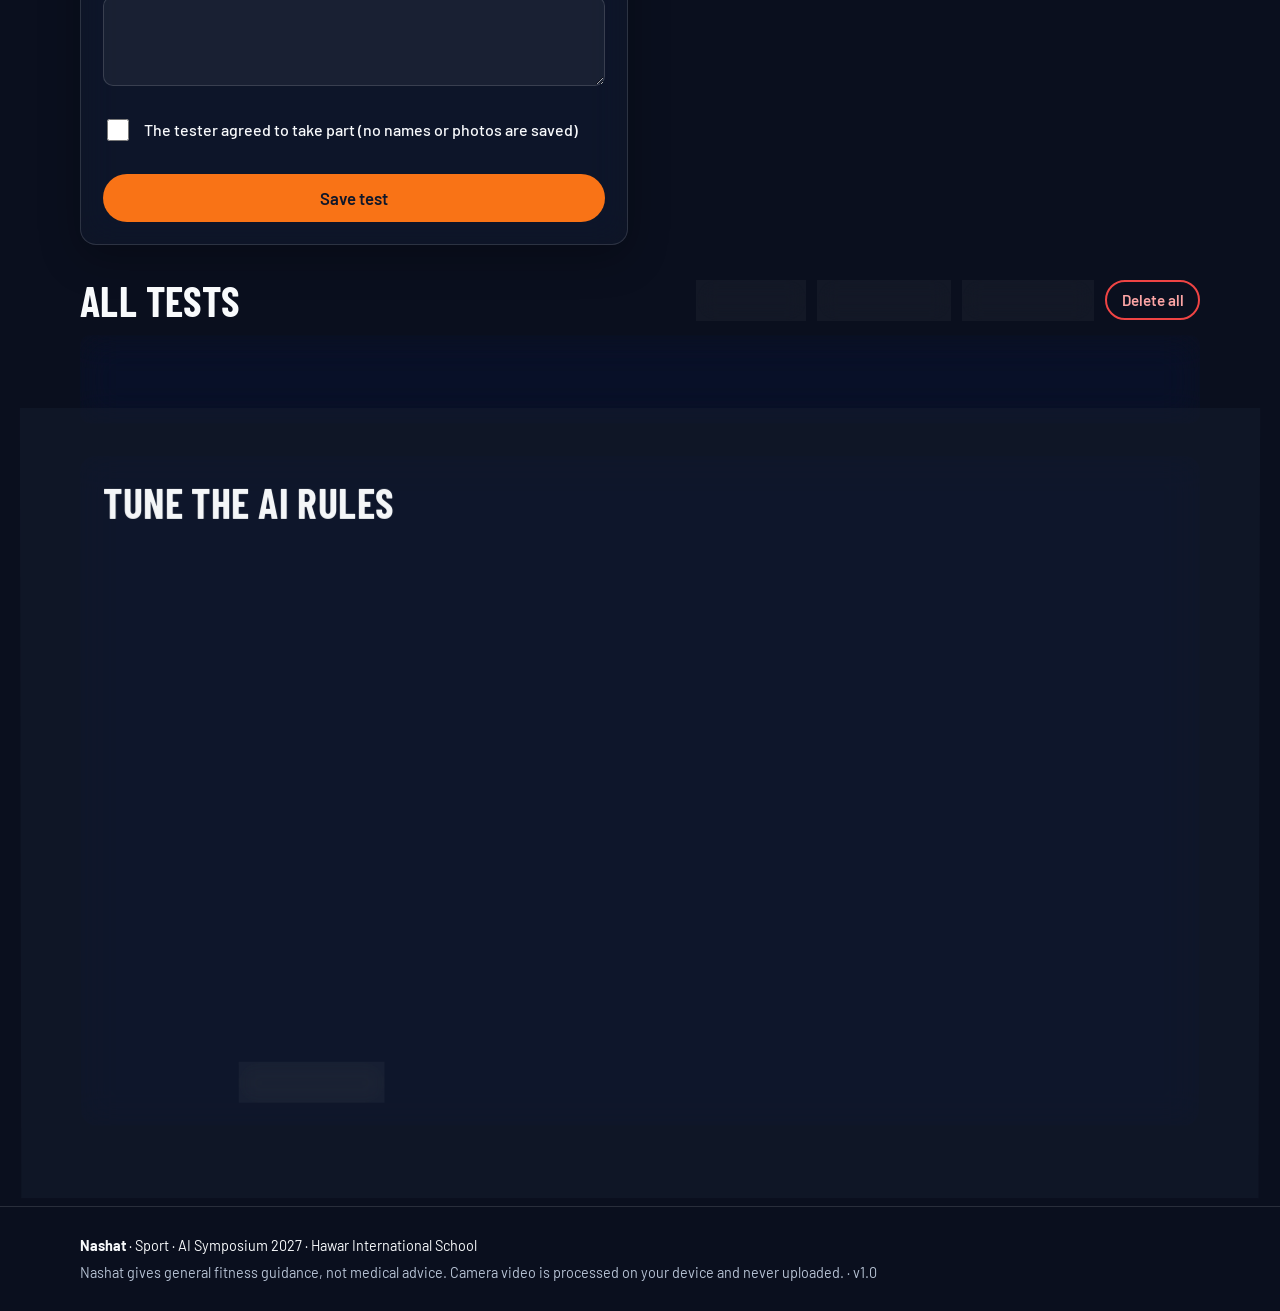
<file: lab.html>
<!doctype html>
<html lang="en">
<head>
  <meta charset="utf-8">
  <meta name="viewport" content="width=device-width, initial-scale=1, viewport-fit=cover">
  <title>Test lab — Nashat</title>
  <meta name="theme-color" content="#0F1420">
  <link rel="icon" href="assets/icon.svg" type="image/svg+xml">
  <link rel="preload" href="assets/fonts/barlow-condensed-latin-700-normal.woff2" as="font" type="font/woff2" crossorigin>
  <link rel="stylesheet" href="css/style.css?v=10">
  <script>(function(){var d=document.documentElement;d.classList.add('js-motion');try{if(sessionStorage.getItem('nashat.wipe'))d.classList.add('wipe-enter')}catch(e){}})()</script>
</head>
<body>
<main id="main" class="section has-banner">
  <div class="page-banner" aria-hidden="true"><img src="assets/photos/basketball-sm.webp" srcset="assets/photos/basketball-sm.webp 800w, assets/photos/basketball.webp 1536w" sizes="100vw" alt="" fetchpriority="high"></div>
  
  <div class="wrap">
    <div class="page-head">
      <div class="page-head-text">
        <span class="eyebrow intro">Testing with real users</span>
    <h1 class="intro">Test lab</h1>
    <p class="muted intro" style="max-width:66ch">How to test: a volunteer does a set with the AI coach in <em>Free count</em> mode while a team member counts the reps by hand. Log both numbers here. Nashat then works out how accurate the AI is. Tests are saved only on this device, so use <strong>Export</strong> to keep a copy.</p>
      </div>
      <div class="page-art"><svg viewBox="0 0 340 220" aria-hidden="true">
  <path class="draw" d="M30 200h290" stroke="#2E3A50" stroke-width="3"/>
  <g fill="#F97316"><rect class="grow" x="50" y="120" width="34" height="80" rx="6"/><rect class="grow" x="100" y="90" width="34" height="110" rx="6"/><rect class="grow" x="150" y="60" width="34" height="140" rx="6" fill="#22C55E"/></g>
  <path class="draw" d="M48 112L98 82L148 50" stroke="#F8FAFC" stroke-width="3" fill="none" stroke-dasharray="6 6"/>
  <g transform="translate(220 40)">
    <path class="draw" d="M30 0h40M38 0v50L4 128a10 10 0 0 0 9 14h74a10 10 0 0 0 9-14L62 50V0" stroke="#F8FAFC" stroke-width="5" fill="none" stroke-linejoin="round"/>
    <path class="pop" d="M14 112h72l12 22a6 6 0 0 1-5 8H7a6 6 0 0 1-5-8z" fill="#38BDF8" opacity="0.8"/>
    <circle class="pop" cx="40" cy="98" r="6" fill="#38BDF8"/><circle class="pop" cx="58" cy="84" r="4" fill="#38BDF8"/>
  </g>
  <circle class="pop" cx="167" cy="36" r="16" fill="#22C55E"/>
  <path class="draw" d="M159 36l6 6l10-12" stroke="#0F172A" stroke-width="4" fill="none" stroke-linecap="round"/>
</svg></div>
    </div>

    <section class="grid stats-grid" id="stats" style="margin:1.5rem 0" aria-label="Summary"></section>

    <div class="split">
      <form class="card" id="test-form" novalidate>
        <h3 id="new">Log a test</h3>
        <p class="hint" id="prefill-note"></p>
        <div class="row">
          <div class="field">
            <label for="f-tester">Tester code</label>
            <input id="f-tester" type="text" maxlength="12" autocomplete="off" required>
            <p class="hint">A code like T07. No names.</p>
          </div>
          <div class="field">
            <label for="f-ex">Exercise</label>
            <select id="f-ex"><option value="squat">Squats</option><option value="pushup">Push-ups</option><option value="jacks">Jumping jacks</option></select>
          </div>
        </div>
        <div class="row">
          <div class="field">
            <label for="f-ai">Reps counted by AI</label>
            <input id="f-ai" type="number" inputmode="numeric" min="0" max="500" required>
          </div>
          <div class="field">
            <label for="f-real">Real reps (counted by a person)</label>
            <input id="f-real" type="number" inputmode="numeric" min="0" max="500" required>
          </div>
        </div>
        <div class="row">
          <div class="field">
            <label for="f-aigood">Good-form reps (AI)</label>
            <input id="f-aigood" type="number" inputmode="numeric" min="0" max="500">
          </div>
          <div class="field">
            <label for="f-realgood">Good-form reps (person's judgement)</label>
            <input id="f-realgood" type="number" inputmode="numeric" min="0" max="500">
            <p class="hint">Optional</p>
          </div>
        </div>
        <fieldset>
          <legend>Camera view</legend>
          <div class="choice-group">
            <label><input type="radio" name="view" value="front" checked><span>Front</span></label>
            <label><input type="radio" name="view" value="side"><span>Side</span></label>
          </div>
        </fieldset>
        <fieldset>
          <legend>Lighting</legend>
          <div class="choice-group">
            <label><input type="radio" name="light" value="bright" checked><span>Bright</span></label>
            <label><input type="radio" name="light" value="normal"><span>Normal</span></label>
            <label><input type="radio" name="light" value="dim"><span>Dim</span></label>
          </div>
        </fieldset>
        <fieldset>
          <legend>Clothing</legend>
          <div class="choice-group">
            <label><input type="radio" name="cloth" value="fitted" checked><span>Fitted / sportswear</span></label>
            <label><input type="radio" name="cloth" value="loose"><span>Loose (e.g. thobe)</span></label>
          </div>
        </fieldset>
        <fieldset>
          <legend>Device</legend>
          <div class="choice-group">
            <label><input type="radio" name="device" value="phone" checked><span>Phone</span></label>
            <label><input type="radio" name="device" value="tablet"><span>Tablet</span></label>
            <label><input type="radio" name="device" value="laptop"><span>Laptop</span></label>
          </div>
        </fieldset>

        <h3 style="margin-top:1.5rem">Tester feedback <span class="muted small">(optional)</span></h3>
        <div class="row">
          <div class="field">
            <label for="f-ease">Easy to use? (1–5)</label>
            <select id="f-ease"><option value="">–</option><option>1</option><option>2</option><option>3</option><option>4</option><option>5</option></select>
          </div>
          <div class="field">
            <label for="f-useful">Feedback helpful? (1–5)</label>
            <select id="f-useful"><option value="">–</option><option>1</option><option>2</option><option>3</option><option>4</option><option>5</option></select>
          </div>
        </div>
        <div class="field">
          <label for="f-again">Would use it again?</label>
          <select id="f-again"><option value="">–</option><option value="yes">Yes</option><option value="maybe">Maybe</option><option value="no">No</option></select>
        </div>
        <div class="field">
          <label for="f-notes">Comments / what went wrong</label>
          <textarea id="f-notes" maxlength="500"></textarea>
        </div>
        <label class="switch"><input type="checkbox" id="f-consent" required> The tester agreed to take part (no names or photos are saved)</label>
        <p class="hint" id="form-error" role="alert"></p>
        <button class="btn btn-primary" type="submit" style="width:100%;margin-top:0.5rem">Save test</button>
      </form>

      <div class="stack">
        <section class="card">
          <h3>Rep-count accuracy by app version</h3>
          <p class="muted small">Did your changes after testing make the AI better?</p>
          <div class="chart-bars" id="chart-version"></div>
        </section>
        <section class="card">
          <h3>Accuracy by exercise</h3>
          <div class="chart-bars" id="chart-ex"></div>
        </section>
        <section class="card">
          <h3>Accuracy by condition</h3>
          <div class="chart-bars" id="chart-cond"></div>
        </section>
      </div>
    </div>

    <section style="margin-top:2rem">
      <div class="btn-row" style="justify-content:space-between;margin-bottom:0.75rem">
        <h2 style="margin:0">All tests</h2>
        <div class="btn-row">
          <button class="btn btn-sm btn-ghost" id="export-csv" type="button">Export CSV</button>
          <button class="btn btn-sm btn-ghost" id="export-json" type="button">Backup (JSON)</button>
          <label class="btn btn-sm btn-ghost" for="import-json" style="margin:0">Import backup</label>
          <input type="file" id="import-json" accept="application/json,.json" class="sr-only">
          <button class="btn btn-sm btn-danger" id="clear" type="button">Delete all</button>
        </div>
      </div>
      <div class="table-wrap">
        <table>
          <thead><tr><th>Tester</th><th>Exercise</th><th>Version</th><th class="num">AI reps</th><th class="num">Real reps</th><th class="num">Error</th><th>View</th><th>Light</th><th>Clothing</th><th class="num">Ease</th><th class="num">Helpful</th><th>Notes</th><th></th></tr></thead>
          <tbody id="tests-body"></tbody>
        </table>
      </div>
    </section>

    <section class="card" style="margin-top:2rem" id="tune">
      <h2>Tune the AI rules</h2>
      <p class="muted">If testing shows a problem, for example squats not counting for shorter people or in loose clothes, adjust a threshold here and test again. Then raise <code>appVersion</code> in <code>js/config.js</code> (e.g. 1.0 → 1.1) so the chart above shows before vs after. Current version: <strong id="cur-version"></strong>.</p>
      <div class="grid grid-2" id="sliders"></div>
      <div class="btn-row" style="margin-top:1rem">
        <button class="btn btn-primary btn-sm" id="save-settings" type="button">Save settings</button>
        <button class="btn btn-ghost btn-sm" id="reset-settings" type="button">Reset to defaults</button>
      </div>
    </section>
  </div>
</main>

<script type="module" src="js/lab.js?v=10"></script>
</body>
</html>
</file>
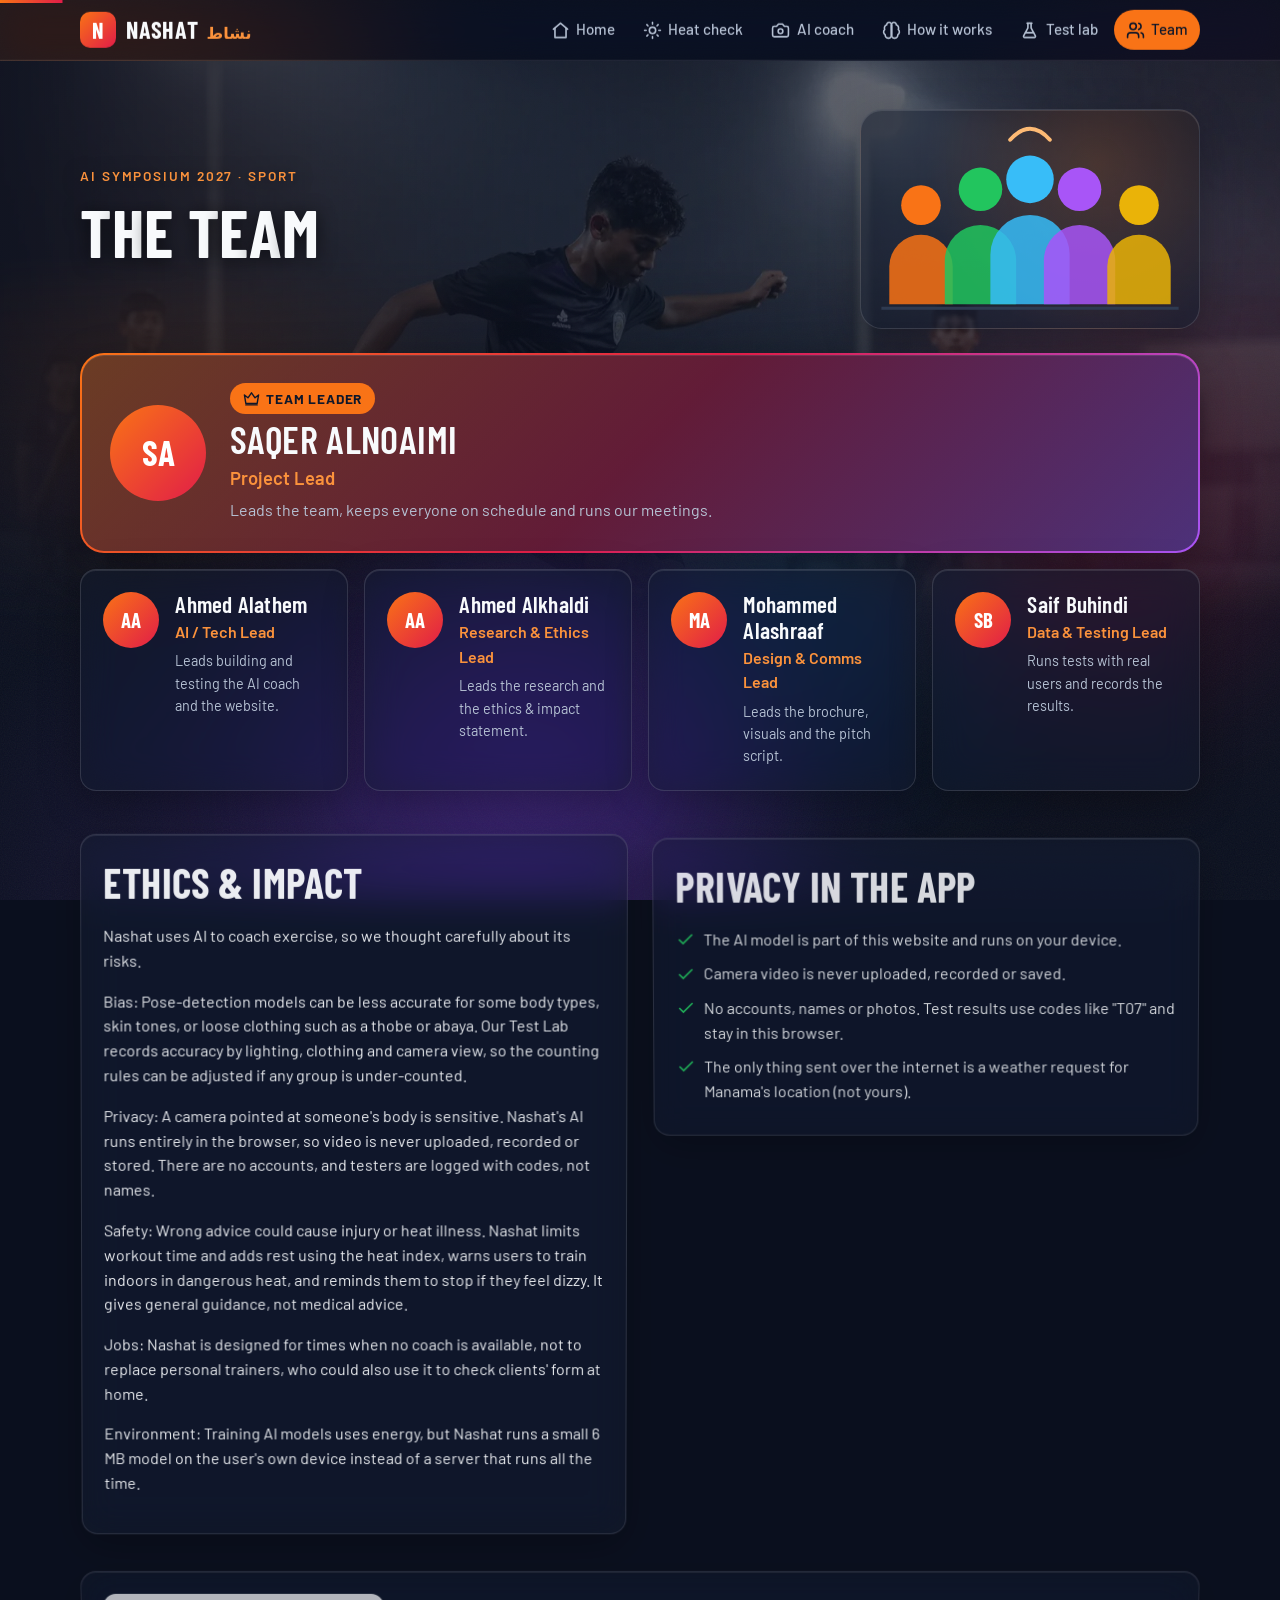
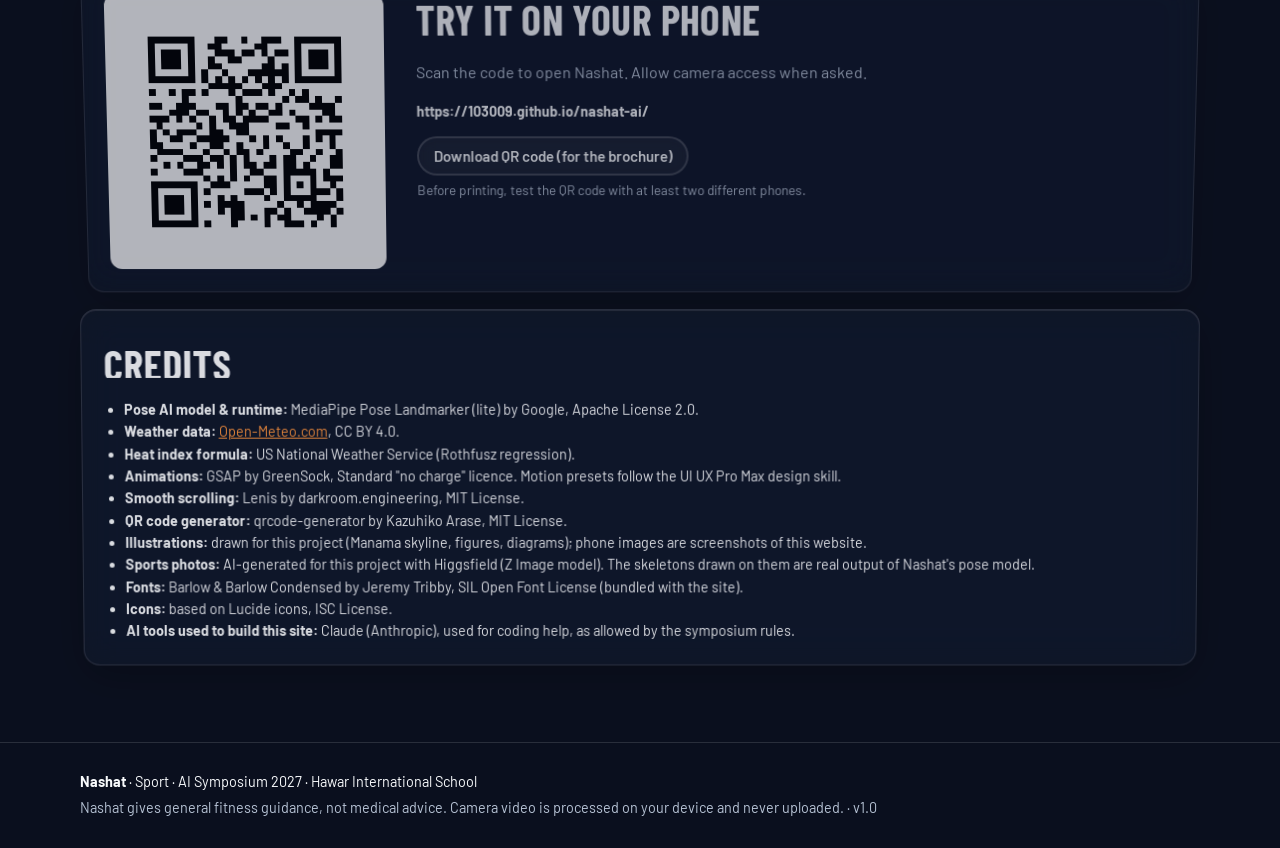
<file: team.html>
<!doctype html>
<html lang="en">
<head>
  <meta charset="utf-8">
  <meta name="viewport" content="width=device-width, initial-scale=1, viewport-fit=cover">
  <title>Team & ethics — Nashat</title>
  <meta name="theme-color" content="#0F1420">
  <link rel="icon" href="assets/icon.svg" type="image/svg+xml">
  <link rel="preload" href="assets/fonts/barlow-condensed-latin-700-normal.woff2" as="font" type="font/woff2" crossorigin>
  <link rel="stylesheet" href="css/style.css?v=10">
  <script>(function(){var d=document.documentElement;d.classList.add('js-motion');try{if(sessionStorage.getItem('nashat.wipe'))d.classList.add('wipe-enter')}catch(e){}})()</script>
</head>
<body>
<main id="main" class="section has-banner">
  <div class="page-banner" aria-hidden="true"><img src="assets/photos/football-sm.webp" srcset="assets/photos/football-sm.webp 800w, assets/photos/football.webp 1600w" sizes="100vw" alt="" fetchpriority="high"></div>
  
  <div class="wrap">
    <div class="page-head">
      <div class="page-head-text">
        <span class="eyebrow intro" id="team-eyebrow">AI Symposium 2027</span>
    <h1 class="intro">The team</h1>
      </div>
      <div class="page-art"><svg viewBox="0 0 340 220" aria-hidden="true">
  <g class="pop"><circle cx="60" cy="96" r="20" fill="#F97316"/><path d="M28 196v-38a32 32 0 0 1 64 0v38z" fill="#F97316" opacity="0.85"/></g>
  <g class="pop"><circle cx="120" cy="80" r="22" fill="#22C55E"/><path d="M84 196v-44a36 36 0 0 1 72 0v44z" fill="#22C55E" opacity="0.85"/></g>
  <g class="pop"><circle cx="170" cy="70" r="24" fill="#38BDF8"/><path d="M130 196v-50a40 40 0 0 1 80 0v50z" fill="#38BDF8" opacity="0.85"/></g>
  <g class="pop"><circle cx="220" cy="80" r="22" fill="#A855F7"/><path d="M184 196v-44a36 36 0 0 1 72 0v44z" fill="#A855F7" opacity="0.85"/></g>
  <g class="pop"><circle cx="280" cy="96" r="20" fill="#EAB308"/><path d="M248 196v-38a32 32 0 0 1 64 0v38z" fill="#EAB308" opacity="0.85"/></g>
  <path class="draw" d="M20 200h300" stroke="#2E3A50" stroke-width="3"/>
  <path class="draw" d="M150 30q20-22 40 0" stroke="#FDBA74" stroke-width="4" fill="none" stroke-linecap="round"/>
</svg></div>
    </div>
    <div id="leader"></div>
    <div class="grid team-grid" id="team" style="margin-bottom:2.5rem"></div>

    <div class="split">
      <section class="card">
        <h2>Ethics & impact</h2>
        <div id="ethics"></div>
      </section>
      <section class="card">
        <h2>Privacy in the app</h2>
        <ul class="checklist">
          <li><svg class="icon" style="color:var(--accent)" viewBox="0 0 24 24" fill="none" stroke="currentColor" stroke-width="2" aria-hidden="true"><path d="M20 6 9 17l-5-5"/></svg>The AI model is part of this website and runs on your device.</li>
          <li><svg class="icon" style="color:var(--accent)" viewBox="0 0 24 24" fill="none" stroke="currentColor" stroke-width="2" aria-hidden="true"><path d="M20 6 9 17l-5-5"/></svg>Camera video is never uploaded, recorded or saved.</li>
          <li><svg class="icon" style="color:var(--accent)" viewBox="0 0 24 24" fill="none" stroke="currentColor" stroke-width="2" aria-hidden="true"><path d="M20 6 9 17l-5-5"/></svg>No accounts, names or photos. Test results use codes like "T07" and stay in this browser.</li>
          <li><svg class="icon" style="color:var(--accent)" viewBox="0 0 24 24" fill="none" stroke="currentColor" stroke-width="2" aria-hidden="true"><path d="M20 6 9 17l-5-5"/></svg>The only thing sent over the internet is a weather request for Manama's location (not yours).</li>
        </ul>
      </section>
    </div>

    <section class="card" style="margin-top:1.25rem">
      <div class="btn-row" style="align-items:flex-start;gap:2rem">
        <div class="qr-box" id="qr" aria-label="QR code linking to this website"></div>
        <div style="flex:1;min-width:240px">
          <h2>Try it on your phone</h2>
          <p class="muted">Scan the code to open Nashat. Allow camera access when asked.</p>
          <p class="small" style="word-break:break-all"><strong id="qr-url"></strong></p>
          <button class="btn btn-sm btn-ghost" id="qr-dl" type="button">Download QR code (for the brochure)</button>
          <p class="hint">Before printing, test the QR code with at least two different phones.</p>
        </div>
      </div>
    </section>

    <section class="card" style="margin-top:1.25rem">
      <h2>Credits</h2>
      <ul class="small" style="padding-left:1.2rem;margin:0">
        <li><strong>Pose AI model & runtime:</strong> MediaPipe Pose Landmarker (lite) by Google, Apache License 2.0.</li>
        <li><strong>Weather data:</strong> <a href="https://open-meteo.com/" target="_blank" rel="noopener">Open-Meteo.com</a>, CC BY 4.0.</li>
        <li><strong>Heat index formula:</strong> US National Weather Service (Rothfusz regression).</li>
        <li><strong>Animations:</strong> GSAP by GreenSock, Standard "no charge" licence. Motion presets follow the UI UX Pro Max design skill.</li>
        <li><strong>Smooth scrolling:</strong> Lenis by darkroom.engineering, MIT License.</li>
        <li><strong>QR code generator:</strong> qrcode-generator by Kazuhiko Arase, MIT License.</li>
        <li><strong>Illustrations:</strong> drawn for this project (Manama skyline, figures, diagrams); phone images are screenshots of this website.</li>
        <li><strong>Sports photos:</strong> AI-generated for this project with Higgsfield (Z Image model). The skeletons drawn on them are real output of Nashat's pose model.</li>
        <li><strong>Fonts:</strong> Barlow & Barlow Condensed by Jeremy Tribby, SIL Open Font License (bundled with the site).</li>
        <li><strong>Icons:</strong> based on Lucide icons, ISC License.</li>
        <li><strong>AI tools used to build this site:</strong> Claude (Anthropic), used for coding help, as allowed by the symposium rules.</li>
      </ul>
    </section>
  </div>
</main>

<script type="module">
  import { initPage, $, esc, icon } from './js/ui.js?v=10';
  import { CONFIG } from './js/config.js?v=10';
  import qrcode from './vendor/qrcode.mjs';
  initPage();

  $('#team-eyebrow').textContent = `${CONFIG.event} · ${CONFIG.field}${CONFIG.teamNumber ? ' · Team ' + CONFIG.teamNumber : ''}`;
  const initials = (n) => n.split(/\s+/).map((p) => p[0]).slice(0, 2).join('').toUpperCase();
  const lead = CONFIG.team.find((m) => m.leader);
  if (lead) {
    $('#leader').innerHTML = `
      <article class="leader-card" data-reveal data-tilt>
        <div class="avatar" aria-hidden="true">${esc(initials(lead.name))}</div>
        <div>
          <span class="leader-badge">${icon('crown')} Team leader</span>
          <h3>${esc(lead.name)}</h3>
          <p class="member-role" style="font-size:1.15rem">${esc(lead.role)}</p>
          <p class="muted" style="margin:0">${esc(lead.about || '')}</p>
        </div>
      </article>`;
  }
  $('#team').innerHTML = CONFIG.team.filter((m) => !m.leader).map((m) => `
    <article class="card member" data-tilt>
      <div class="avatar" aria-hidden="true">${esc(initials(m.name))}</div>
      <div>
        <h3 style="margin:0">${esc(m.name)}</h3>
        <p class="member-role">${esc(m.role || 'Role: add in js/config.js')}</p>
        <p class="muted small">${esc(m.about || '')}</p>
      </div>
    </article>`).join('');

  const statement = CONFIG.ethicsStatement.trim();
  $('#ethics').innerHTML = statement
    ? statement.split(/\n\s*\n/).map((p) => `<p>${esc(p.trim())}</p>`).join('')
    : `<div class="placeholder"><strong>Team: your ethics & impact statement goes here.</strong><br>Write it in your own words (~200 words, covering bias, privacy, safety, jobs and environmental cost, and how you reduce each one) and paste it into <code>ethicsStatement</code> in <code>js/config.js</code>.</div>`;

  const url = CONFIG.siteUrl || new URL('./', location.href).href;
  $('#qr-url').textContent = url;
  const qr = qrcode(0, 'M');
  qr.addData(url);
  qr.make();
  const n = qr.getModuleCount(), cell = 10, margin = 4;
  const size = (n + margin * 2) * cell;
  const c = document.createElement('canvas');
  c.width = c.height = size;
  const ctx = c.getContext('2d');
  ctx.fillStyle = '#fff'; ctx.fillRect(0, 0, size, size);
  ctx.fillStyle = '#000';
  for (let r = 0; r < n; r++) for (let k = 0; k < n; k++) if (qr.isDark(r, k)) ctx.fillRect((k + margin) * cell, (r + margin) * cell, cell, cell);
  $('#qr').append(c);
  $('#qr-dl').addEventListener('click', () => {
    const a = document.createElement('a');
    a.href = c.toDataURL('image/png');
    a.download = 'nashat-qr.png';
    a.click();
  });
</script>
</body>
</html>
</file>
<file: css/style.css>
@import url("fonts.css");
@import url("../vendor/lenis/lenis.css");
/* Nashat — design tokens */
:root {
  --bg: #0F1420;
  --bg-2: #161D2C;
  --card: #1C2434;
  --card-2: #232D40;
  --border: #2E3A50;
  --fg: #F8FAFC;
  --muted: #B6C2D4;
  --primary: #F97316;
  --primary-2: #FB923C;
  --on-primary: #0F172A;
  --accent: #22C55E;
  --danger: #EF4444;
  --warn: #EAB308;
  --info: #38BDF8;

  --lvl-0: #22C55E;
  --lvl-1: #EAB308;
  --lvl-2: #F97316;
  --lvl-3: #EF4444;
  --lvl-4: #A855F7;

  --radius: 16px;
  --radius-sm: 10px;
  --shadow: 0 10px 30px rgba(0, 0, 0, 0.35);
  --font-head: 'Barlow Condensed', 'Arial Narrow', system-ui, sans-serif;
  --font-body: 'Barlow', system-ui, -apple-system, 'Segoe UI', Roboto, sans-serif;
  --tab-h: 64px;
}

* { box-sizing: border-box; }
html { -webkit-text-size-adjust: 100%; } /* no scroll-behavior: smooth — Lenis does the smoothing */
body {
  margin: 0;
  background: var(--bg);
  color: var(--fg);
  font: 400 1rem/1.55 var(--font-body);
  min-height: 100vh;
  display: flex;
  flex-direction: column;
}
main { flex: 1; }
img, svg, video, canvas { max-width: 100%; display: block; }
a { color: var(--primary-2); }
h1, h2, h3, h4 { font-family: var(--font-head); line-height: 1.1; margin: 0 0 0.5em; letter-spacing: 0.01em; }
h1 { font-size: clamp(2.4rem, 7vw, 4.2rem); font-weight: 700; text-transform: uppercase; }
h2 { font-size: clamp(1.8rem, 4.5vw, 2.6rem); font-weight: 700; text-transform: uppercase; }
h3 { font-size: 1.45rem; font-weight: 600; }
p { margin: 0 0 1em; }
.muted { color: var(--muted); }
.small { font-size: 0.9rem; }
.center { text-align: center; }
.wrap { width: min(1120px, 100% - 2rem); margin-inline: auto; }
.section { padding: 3rem 0; }
.section-tight { padding: 1.5rem 0; }
.eyebrow { font: 600 0.85rem/1 var(--font-body); text-transform: uppercase; letter-spacing: 0.14em; color: var(--primary-2); margin-bottom: 0.75rem; display: block; }
.icon { width: 1.25em; height: 1.25em; flex: none; }
.icon-lg { width: 2rem; height: 2rem; }

:focus-visible { outline: 3px solid var(--primary); outline-offset: 2px; border-radius: 6px; }
.skip { position: absolute; left: -999px; top: 0; background: var(--primary); color: var(--on-primary); padding: 0.5rem 1rem; z-index: 100; }
.skip:focus { left: 0.5rem; top: 0.5rem; }

/* header */
.site-header { position: sticky; top: 0; z-index: 30; background: rgba(15, 20, 32, 0.88); backdrop-filter: blur(10px); border-bottom: 1px solid var(--border); }
.header-inner { display: flex; align-items: center; justify-content: space-between; gap: 1rem; height: 60px; }
.brand { display: flex; align-items: center; gap: 0.6rem; text-decoration: none; color: var(--fg); }
.brand-mark { width: 36px; height: 36px; border-radius: 10px; display: grid; place-items: center; font: 700 1.4rem/1 var(--font-head); background: linear-gradient(135deg, var(--primary), #E11D48); color: #fff; }
.brand-text { font: 700 1.5rem/1 var(--font-head); text-transform: uppercase; letter-spacing: 0.04em; display: flex; align-items: baseline; gap: 0.45rem; }
.brand-text small { font: 600 1rem/1 var(--font-body); color: var(--primary-2); letter-spacing: 0; }
.top-nav { display: flex; gap: 0.25rem; }
.top-nav a, .tab-bar a { color: var(--muted); text-decoration: none; display: flex; align-items: center; gap: 0.4rem; font-weight: 500; transition: color 0.2s, background 0.2s; }
.top-nav a { padding: 0.5rem 0.75rem; border-radius: 999px; font-size: 0.95rem; }
.top-nav a:hover { color: var(--fg); background: var(--card); }
.top-nav a[aria-current='page'] { color: var(--on-primary); background: var(--primary); }
.tab-bar { display: none; }

@media (max-width: 860px) {
  .top-nav { display: none; }
  .tab-bar {
    display: grid; grid-template-columns: repeat(6, 1fr);
    position: fixed; bottom: 0; left: 0; right: 0; z-index: 30;
    height: calc(var(--tab-h) + env(safe-area-inset-bottom));
    padding-bottom: env(safe-area-inset-bottom);
    background: rgba(15, 20, 32, 0.96); border-top: 1px solid var(--border); backdrop-filter: blur(10px);
  }
  .tab-bar a { flex-direction: column; justify-content: center; gap: 2px; font-size: 0.68rem; min-height: 44px; text-align: center; line-height: 1.1; }
  .tab-bar a[aria-current='page'] { color: var(--primary); }
  .tab-bar .icon { width: 22px; height: 22px; }
  body { padding-bottom: calc(var(--tab-h) + env(safe-area-inset-bottom)); }
}

.site-footer { border-top: 1px solid var(--border); padding: 1.5rem 0; font-size: 0.9rem; margin-top: 2rem; }
.site-footer p { margin: 0.25rem 0; }

/* buttons */
.btn {
  display: inline-flex; align-items: center; justify-content: center; gap: 0.5rem;
  min-height: 48px; padding: 0.7rem 1.3rem; border-radius: 999px; border: 2px solid transparent;
  font: 600 1.05rem/1 var(--font-body); text-decoration: none; cursor: pointer;
  transition: transform 0.15s, background 0.2s, border-color 0.2s, color 0.2s;
  background: var(--card-2); color: var(--fg);
}
.btn:hover { transform: translateY(-1px); }
.btn:active { transform: translateY(1px); }
.btn:disabled { opacity: 0.5; cursor: not-allowed; transform: none; }
.btn-primary { background: var(--primary); color: var(--on-primary); }
.btn-primary:hover { background: var(--primary-2); }
.btn-accent { background: var(--accent); color: var(--on-primary); }
.btn-ghost { background: transparent; border-color: var(--border); color: var(--fg); }
.btn-ghost:hover { border-color: var(--primary); }
.btn-danger { background: transparent; border-color: var(--danger); color: #FCA5A5; }
.btn-sm { min-height: 40px; padding: 0.45rem 0.9rem; font-size: 0.95rem; }
.btn-lg { min-height: 58px; padding: 0.9rem 1.8rem; font-size: 1.2rem; }
.btn-row { display: flex; flex-wrap: wrap; gap: 0.75rem; align-items: center; }

/* cards & grids */
.card { background: var(--card); border: 1px solid var(--border); border-radius: var(--radius); padding: 1.4rem; }
.card h3 { margin-bottom: 0.35rem; }
.grid { display: grid; gap: 1rem; }
.grid-2 { grid-template-columns: repeat(auto-fit, minmax(min(100%, 320px), 1fr)); }
.grid-3 { grid-template-columns: repeat(auto-fit, minmax(min(100%, 240px), 1fr)); }
.grid-4 { grid-template-columns: repeat(auto-fit, minmax(min(100%, 180px), 1fr)); }
.stack > * + * { margin-top: 1rem; }

.badge { display: inline-flex; align-items: center; gap: 0.35rem; padding: 0.25rem 0.7rem; border-radius: 999px; font-size: 0.85rem; font-weight: 600; background: var(--card-2); border: 1px solid var(--border); }
.badge-ai { background: rgba(249, 115, 22, 0.15); border-color: rgba(249, 115, 22, 0.5); color: var(--primary-2); }
.badge-rule { background: rgba(56, 189, 248, 0.12); border-color: rgba(56, 189, 248, 0.45); color: #7DD3FC; }

/* hero */
.hero { position: relative; overflow: hidden; padding: 4rem 0 3rem; }
.hero::before {
  content: ''; position: absolute; inset: -40% -10% auto auto; width: 70vw; height: 70vw; max-width: 760px; max-height: 760px;
  background: radial-gradient(circle, rgba(249, 115, 22, 0.35), rgba(225, 29, 72, 0.12) 45%, transparent 70%);
  pointer-events: none;
}
.hero-grid { position: relative; display: grid; gap: 2rem; grid-template-columns: 1.2fr 1fr; align-items: center; }
@media (max-width: 860px) { .hero-grid { grid-template-columns: 1fr; } .hero { padding-top: 2.5rem; } }
.hero h1 span { color: var(--primary); }
.hero .lead { font-size: 1.2rem; color: var(--muted); max-width: 38ch; }
.hero-visual { aspect-ratio: 4 / 5; border-radius: 24px; background: linear-gradient(160deg, #26324A, #141B29); border: 1px solid var(--border); position: relative; overflow: hidden; box-shadow: var(--shadow); }
.hero-visual svg { width: 100%; height: 100%; }

.steps { counter-reset: step; }
.step { position: relative; padding-top: 3.2rem; }
.step::before { counter-increment: step; content: counter(step, decimal-leading-zero); position: absolute; top: 1.2rem; left: 1.4rem; font: 700 2rem/1 var(--font-head); color: var(--primary); }
.step a { display: inline-flex; align-items: center; gap: 0.35rem; font-weight: 600; text-decoration: none; margin-top: 0.5rem; }

.split { display: grid; gap: 1.5rem; grid-template-columns: 1fr 1fr; align-items: start; }
@media (max-width: 860px) { .split { grid-template-columns: 1fr; } }

/* forms */
label { font-weight: 600; display: block; margin-bottom: 0.35rem; }
.field { margin-bottom: 1rem; }
.hint { font-size: 0.85rem; color: var(--muted); margin-top: 0.25rem; }
input[type='number'], input[type='text'], select, textarea {
  width: 100%; min-height: 48px; padding: 0.6rem 0.8rem; font: inherit; font-size: 16px; color: var(--fg);
  background: var(--bg-2); border: 1px solid var(--border); border-radius: var(--radius-sm);
}
textarea { min-height: 90px; resize: vertical; }
input:focus, select:focus, textarea:focus { border-color: var(--primary); outline: none; box-shadow: 0 0 0 3px rgba(249, 115, 22, 0.3); }
input[type='range'] { width: 100%; accent-color: var(--primary); min-height: 32px; }
.switch { display: flex; align-items: center; gap: 0.75rem; cursor: pointer; font-weight: 500; min-height: 44px; }
.switch input { width: 22px; height: 22px; accent-color: var(--primary); }
.row { display: grid; grid-template-columns: 1fr 1fr; gap: 1rem; }
@media (max-width: 480px) { .row { grid-template-columns: 1fr; } }
fieldset { border: 0; padding: 0; margin: 0 0 1rem; }
legend { font-weight: 600; margin-bottom: 0.35rem; }
.choice-group { display: flex; flex-wrap: wrap; gap: 0.5rem; }
.choice-group label { margin: 0; font-weight: 500; }
.choice-group input { position: absolute; opacity: 0; pointer-events: none; }
.choice-group span { display: inline-flex; align-items: center; min-height: 44px; padding: 0.5rem 1rem; border-radius: 999px; border: 1px solid var(--border); background: var(--bg-2); cursor: pointer; }
.choice-group input:checked + span { background: var(--primary); color: var(--on-primary); border-color: var(--primary); font-weight: 600; }
.choice-group input:focus-visible + span { outline: 3px solid var(--primary); outline-offset: 2px; }

/* heat */
.heat-result { border-width: 2px; }
.heat-big { display: flex; align-items: baseline; gap: 0.6rem; flex-wrap: wrap; }
.heat-big .num { font: 700 4rem/1 var(--font-head); }
.heat-level { display: inline-block; padding: 0.35rem 0.9rem; border-radius: 999px; font-weight: 700; color: #0F172A; }
.scale { display: grid; grid-template-columns: repeat(5, 1fr); gap: 4px; margin: 1rem 0 0.25rem; }
.scale div { height: 10px; border-radius: 4px; opacity: 0.35; }
.scale div.on { opacity: 1; outline: 2px solid #fff; outline-offset: 1px; }
.scale-labels { display: grid; grid-template-columns: repeat(5, 1fr); gap: 4px; font-size: 0.72rem; color: var(--muted); }
.plan-tiles { display: grid; grid-template-columns: repeat(auto-fit, minmax(110px, 1fr)); gap: 0.75rem; margin: 1rem 0; }
.tile { background: var(--bg-2); border: 1px solid var(--border); border-radius: var(--radius-sm); padding: 0.8rem; }
.tile .v { font: 700 1.9rem/1 var(--font-head); }
.tile .k { font-size: 0.8rem; color: var(--muted); text-transform: uppercase; letter-spacing: 0.06em; margin-top: 0.3rem; }
.tips { padding-left: 1.2rem; margin: 0; }
.tips li { margin-bottom: 0.5rem; }

.hours { display: grid; grid-template-columns: repeat(24, 1fr); gap: 2px; align-items: end; height: 120px; margin-top: 0.75rem; }
.hours .bar { border-radius: 3px 3px 0 0; min-height: 4px; position: relative; }
.hours .bar.best { outline: 2px solid #fff; outline-offset: 1px; }
.hours-axis { display: grid; grid-template-columns: repeat(24, 1fr); gap: 2px; font-size: 0.7rem; color: var(--muted); margin-top: 4px; }
.hours-axis span { text-align: center; }
.legend { display: flex; flex-wrap: wrap; gap: 0.5rem 1rem; font-size: 0.82rem; color: var(--muted); margin-top: 0.75rem; }
.legend i { display: inline-block; width: 10px; height: 10px; border-radius: 3px; margin-right: 0.3rem; vertical-align: middle; }

/* coach */
.exercise-pick { display: grid; grid-template-columns: repeat(3, 1fr); gap: 0.75rem; }
@media (max-width: 560px) { .exercise-pick { grid-template-columns: 1fr; } }
.exercise-pick button { text-align: left; background: var(--card); color: var(--fg); border: 2px solid var(--border); border-radius: var(--radius); padding: 1rem; cursor: pointer; font: inherit; transition: border-color 0.2s, transform 0.15s; min-height: 44px; }
.exercise-pick button:hover { border-color: var(--primary-2); }
.exercise-pick button[aria-pressed='true'] { border-color: var(--primary); background: var(--card-2); }
.exercise-pick strong { display: block; font: 700 1.4rem/1.1 var(--font-head); text-transform: uppercase; }
.exercise-pick span { font-size: 0.88rem; color: var(--muted); }

.stage { position: relative; background: #000; border-radius: var(--radius); overflow: hidden; aspect-ratio: 4 / 3; border: 1px solid var(--border); }
.stage video, .stage canvas { position: absolute; inset: 0; width: 100%; height: 100%; object-fit: contain; }
.stage.mirror video, .stage.mirror canvas { transform: scaleX(-1); }
.stage-empty { position: absolute; inset: 0; display: grid; place-items: center; text-align: center; padding: 1.5rem; color: var(--muted); }
.stage-hud { position: absolute; left: 0; right: 0; top: 0; display: flex; justify-content: space-between; align-items: flex-start; padding: 0.75rem; gap: 0.5rem; pointer-events: none; }
.hud-pill { background: rgba(15, 20, 32, 0.78); border-radius: 999px; padding: 0.35rem 0.8rem; font-weight: 600; font-size: 0.9rem; backdrop-filter: blur(6px); }
.cue { position: absolute; left: 0.75rem; right: 0.75rem; bottom: 0.75rem; padding: 0.8rem 1rem; border-radius: 12px; font: 700 clamp(1.2rem, 4vw, 1.7rem)/1.15 var(--font-head); text-transform: uppercase; text-align: center; background: rgba(15, 20, 32, 0.85); border: 2px solid var(--border); transition: background 0.2s, border-color 0.2s; }
.cue.good { border-color: var(--accent); color: #86EFAC; }
.cue.warn { border-color: var(--warn); color: #FDE047; }
.cue.info { border-color: var(--info); color: #BAE6FD; }
.cue:empty { display: none; }
.rep-flash { position: absolute; inset: 0; pointer-events: none; opacity: 0; }
.rep-flash.go-good { animation: flash-good 0.5s; }
.rep-flash.go-warn { animation: flash-warn 0.5s; }
@keyframes flash-good { from { opacity: 1; box-shadow: inset 0 0 0 10px var(--accent); } to { opacity: 0; } }
@keyframes flash-warn { from { opacity: 1; box-shadow: inset 0 0 0 10px var(--warn); } to { opacity: 0; } }

.counter { display: grid; grid-template-columns: repeat(3, 1fr); gap: 0.75rem; }
.counter .tile .v { font-size: 2.6rem; }
.counter .tile.big .v { font-size: 3.4rem; color: var(--primary); }
.coach-layout { display: grid; grid-template-columns: 1.5fr 1fr; gap: 1.25rem; align-items: start; }
@media (max-width: 960px) { .coach-layout { grid-template-columns: 1fr; } }
.rest-overlay {
  position: absolute; left: 0.75rem; right: 0.75rem; top: 3.4rem; display: none; align-items: center; gap: 0.6rem; flex-wrap: wrap;
  padding: 0.5rem 0.75rem; border-radius: 14px; border: 1px solid rgba(56, 189, 248, 0.5);
  background: rgba(13, 18, 32, 0.72); -webkit-backdrop-filter: blur(14px); backdrop-filter: blur(14px);
}
.rest-overlay.show { display: flex; }
.rest-overlay .rest-label { font: 700 1.1rem/1 var(--font-head); text-transform: uppercase; color: #BAE6FD; letter-spacing: 0.06em; }
.rest-overlay .num { font: 700 2rem/1 var(--font-head); color: var(--info); }
.rest-overlay .rest-unit { color: var(--info); font-weight: 700; margin-left: -0.4rem; }
.rest-overlay .btn { margin-left: auto; min-height: 34px; }
.loading { display: flex; align-items: center; gap: 0.6rem; }
.spinner { width: 22px; height: 22px; border: 3px solid var(--border); border-top-color: var(--primary); border-radius: 50%; animation: spin 0.8s linear infinite; }
@keyframes spin { to { transform: rotate(360deg); } }
.metrics { display: grid; grid-template-columns: 1fr 1fr; gap: 0.5rem; font-size: 0.9rem; }
.metrics div { background: var(--bg-2); border-radius: 8px; padding: 0.4rem 0.6rem; display: flex; justify-content: space-between; }

.notice { display: flex; gap: 0.75rem; padding: 1rem; border-radius: var(--radius-sm); background: var(--bg-2); border-left: 4px solid var(--info); }
.notice.warn { border-left-color: var(--warn); }
.notice.danger { border-left-color: var(--danger); background: rgba(239, 68, 68, 0.1); }
.notice.good { border-left-color: var(--accent); }
.notice p:last-child { margin: 0; }

/* how it works */
.pipeline { display: grid; grid-template-columns: repeat(4, 1fr); gap: 0.75rem; position: relative; }
@media (max-width: 860px) { .pipeline { grid-template-columns: 1fr 1fr; } }
@media (max-width: 480px) { .pipeline { grid-template-columns: 1fr; } }
.pipe { background: var(--card); border: 1px solid var(--border); border-radius: var(--radius); padding: 1.1rem; position: relative; }
.pipe .n { font: 700 0.85rem/1 var(--font-body); letter-spacing: 0.12em; text-transform: uppercase; color: var(--primary-2); }
.pipe h3 { margin-top: 0.4rem; }
.cando { border-top: 4px solid var(--accent); }
.cannot { border-top: 4px solid var(--danger); }
.checklist { list-style: none; padding: 0; margin: 0; }
.checklist li { display: flex; gap: 0.5rem; margin-bottom: 0.6rem; }
.checklist .icon { margin-top: 0.15rem; }

/* tables */
.table-wrap { overflow-x: auto; border: 1px solid var(--border); border-radius: var(--radius-sm); }
table { width: 100%; border-collapse: collapse; font-size: 0.92rem; }
th, td { padding: 0.6rem 0.75rem; text-align: left; border-bottom: 1px solid var(--border); white-space: nowrap; }
th { background: var(--card-2); font-weight: 600; position: sticky; top: 0; }
tbody tr:hover { background: var(--card); }
td.num, th.num { text-align: right; font-variant-numeric: tabular-nums; }

.stat .v { font: 700 2.6rem/1 var(--font-head); }
.stat .k { color: var(--muted); font-size: 0.9rem; margin-top: 0.35rem; }

.chart-bars { display: grid; gap: 0.6rem; }
.chart-row { display: grid; grid-template-columns: 110px 1fr 56px; gap: 0.6rem; align-items: center; font-size: 0.9rem; }
.chart-track { height: 18px; background: var(--bg-2); border-radius: 4px; overflow: hidden; }
.chart-fill { height: 100%; border-radius: 0 4px 4px 0; background: var(--primary); }

/* team */
.member { display: flex; align-items: center; gap: 1rem; }
.avatar { width: 56px; height: 56px; border-radius: 50%; display: grid; place-items: center; font: 700 1.3rem/1 var(--font-head); background: linear-gradient(135deg, var(--primary), #E11D48); color: #fff; flex: none; }
.placeholder { border: 2px dashed var(--warn); border-radius: var(--radius-sm); padding: 1rem; color: #FDE047; background: rgba(234, 179, 8, 0.06); }
.qr-box { background: #fff; padding: 16px; border-radius: 12px; width: min(280px, 100%); }
.qr-box img, .qr-box canvas { width: 100%; height: auto; image-rendering: pixelated; }

/* toast */
.toast-box { position: fixed; left: 50%; transform: translateX(-50%); bottom: calc(var(--tab-h) + 1rem); z-index: 50; display: grid; gap: 0.5rem; width: min(420px, 92vw); }
@media (min-width: 861px) { .toast-box { bottom: 1.5rem; } }
.toast { background: var(--card-2); border: 1px solid var(--border); border-left: 4px solid var(--info); padding: 0.75rem 1rem; border-radius: 10px; box-shadow: var(--shadow); transition: opacity 0.3s, transform 0.3s; }
.toast-good { border-left-color: var(--accent); }
.toast-warn { border-left-color: var(--warn); }
.toast.out { opacity: 0; transform: translateY(8px); }

.hidden { display: none !important; }
.sr-only { position: absolute; width: 1px; height: 1px; overflow: hidden; clip: rect(0 0 0 0); white-space: nowrap; }


@media print {
  .site-header, .tab-bar, .site-footer, .no-print { display: none !important; }
  body { background: #fff; color: #000; }
}
.stats-grid { grid-template-columns: repeat(auto-fit, minmax(min(100%, 150px), 1fr)); }
@media (min-width: 1000px) { .stats-grid { grid-template-columns: repeat(6, 1fr); } }
@media (max-width: 480px) { .stats-grid { grid-template-columns: 1fr 1fr; } }

/* Motion: hide animated elements until GSAP takes over. .js-motion is only added (in each
   page's <head>) when motion is on. Safety net: they appear after 3s if a script fails. */
.js-motion :is(.intro, [data-split], .page-art, [data-photo-reveal]),
.js-motion main :is(.card, .pipe, .exercise-pick > button, .stage, .notice, .table-wrap, .member, [data-reveal]) {
  opacity: 0;
  animation: motion-fallback 0.3s 3s forwards;
}
@keyframes motion-fallback { to { opacity: 1; } }
main h1, main h2 { perspective: 700px; }
.exercise-pick button:hover { transform: translateY(-2px); }
.hours .bar, .chart-fill { will-change: auto; }

/* page header with illustration */
.page-head { display: grid; grid-template-columns: 1fr minmax(220px, 340px); gap: 2rem; align-items: center; margin-bottom: 1.5rem; }
.page-head-text > :last-child { margin-bottom: 0; }
.page-art { border-radius: 22px; background: radial-gradient(circle at 70% 25%, rgba(249, 115, 22, 0.18), transparent 60%), var(--card); border: 1px solid var(--border); overflow: hidden; aspect-ratio: 340 / 220; }
.page-art svg { width: 100%; height: 100%; }
@media (max-width: 700px) {
  .page-head { grid-template-columns: 1fr; gap: 1rem; }
  .page-art { order: -1; max-height: 170px; aspect-ratio: auto; height: 170px; }
}

/* ── motion system ── */
.site-header { will-change: transform; }

.scroll-progress {
  position: fixed; top: 0; left: 0; right: 0; height: 3px; z-index: 60; pointer-events: none;
  background: linear-gradient(90deg, var(--primary), #E11D48); transform-origin: 0 50%; transform: scaleX(0);
}

/* page-to-page wipe (pure CSS so a page can never get stuck behind it) */
html::after {
  content: ''; position: fixed; inset: 0; z-index: 200; pointer-events: none;
  background: linear-gradient(135deg, #F97316 0%, #E11D48 55%, #1E1B4B 100%);
  transform: scaleY(0); transform-origin: 50% 100%;
}
html.wipe-leave::after { pointer-events: auto; animation: wipe-cover 0.48s cubic-bezier(0.76, 0, 0.24, 1) forwards; }
html.wipe-enter::after { transform: scaleY(1); transform-origin: 50% 0%; animation: wipe-reveal 0.75s cubic-bezier(0.76, 0, 0.24, 1) 0.08s forwards; }
@keyframes wipe-cover { from { transform: scaleY(0); } to { transform: scaleY(1); } }
@keyframes wipe-reveal { from { transform: scaleY(1); } to { transform: scaleY(0); } }

/* troubleshoot list */
#trouble summary { cursor: pointer; list-style: none; display: flex; gap: 0.6rem; align-items: baseline; flex-wrap: wrap; min-height: 32px; }
#trouble summary::-webkit-details-marker { display: none; }
#trouble summary::before { content: '▸'; color: var(--primary); transition: transform 0.2s; }
#trouble[open] summary::before { transform: rotate(90deg); }
.checks { list-style: none; padding: 0; margin: 1rem 0 0; display: grid; gap: 0.6rem; }
.check { display: flex; gap: 0.6rem; align-items: flex-start; }
.check-mark { flex: none; width: 24px; height: 24px; border-radius: 50%; display: grid; place-items: center; font-weight: 700; font-size: 0.85rem; color: #0F172A; }
.check.ok .check-mark { background: var(--accent); }
.check.bad .check-mark { background: var(--danger); color: #fff; }
.check.warn .check-mark { background: var(--warn); }

/* team */
.leader-card {
  position: relative; display: grid; grid-template-columns: auto 1fr; gap: 1.5rem; align-items: center; padding: 1.75rem;
  border: 2px solid transparent; border-radius: 24px; margin-bottom: 1rem;
  background: linear-gradient(var(--card), var(--card)) padding-box, linear-gradient(135deg, #F97316, #E11D48, #A855F7) border-box;
  box-shadow: 0 20px 60px rgba(249, 115, 22, 0.18);
}
.leader-card .avatar { width: 96px; height: 96px; font-size: 2.2rem; }
.leader-card h3 { font-size: clamp(1.8rem, 4vw, 2.4rem); text-transform: uppercase; margin: 0.25rem 0; }
.leader-badge { display: inline-flex; align-items: center; gap: 0.4rem; padding: 0.3rem 0.8rem; border-radius: 999px; background: var(--primary); color: var(--on-primary); font-weight: 700; font-size: 0.85rem; text-transform: uppercase; letter-spacing: 0.06em; }
.member-role { color: var(--primary-2); font-weight: 600; margin: 0.15rem 0 0.35rem; }
.member p.small { margin: 0; }
@media (max-width: 560px) { .leader-card { grid-template-columns: 1fr; text-align: left; } }

.team-grid { grid-template-columns: repeat(auto-fit, minmax(min(100%, 250px), 1fr)); }
.member { align-items: flex-start; }

/* How page — pinned pipeline */
.pipe-section { padding-bottom: 1rem; }
.pipe-line { height: 4px; background: var(--border); border-radius: 4px; margin: 0.5rem 0 1rem; overflow: hidden; }
.pipe-line span { display: block; height: 100%; background: linear-gradient(90deg, #38BDF8, #A855F7, #F97316, #22C55E); transform-origin: 0 50%; }
.pipe { transition: border-color 0.3s, box-shadow 0.3s; }
.pipe.is-active { border-color: var(--primary); box-shadow: 0 0 0 1px var(--primary), 0 18px 50px rgba(249, 115, 22, 0.2); }

/* ═══════════ GLASS THEME ═══════════
   A glowing "aurora" behind everything + frosted-glass surfaces on top
   (UI UX Pro Max glassmorphism: blur 10–20px, translucent fill, 1px light border). */
:root {
  --bg: #0A0F1E;
  --glass: rgba(20, 27, 45, 0.52);
  --glass-strong: rgba(13, 18, 32, 0.72);
  --glass-soft: rgba(255, 255, 255, 0.045);
  --glass-border: rgba(255, 255, 255, 0.13);
  --glass-shine: rgba(255, 255, 255, 0.10);
  --glass-blur: blur(18px) saturate(160%);
}
body {
  background:
    radial-gradient(60vmax 50vmax at 0% 0%, rgba(249, 115, 22, 0.22), transparent 60%),
    radial-gradient(55vmax 45vmax at 100% 30%, rgba(225, 29, 72, 0.16), transparent 60%),
    radial-gradient(60vmax 50vmax at 30% 100%, rgba(124, 58, 237, 0.18), transparent 60%),
    var(--bg);
  background-attachment: fixed;
}
.bg-aurora { position: fixed; inset: 0; z-index: -1; pointer-events: none; overflow: hidden; }
.bg-aurora i { position: absolute; border-radius: 50%; filter: blur(80px); opacity: 0.5; will-change: transform; }
.bg-aurora i:nth-child(1) { width: 46vmax; height: 46vmax; left: -12vmax; top: -10vmax; background: radial-gradient(circle, #F97316, transparent 65%); }
.bg-aurora i:nth-child(2) { width: 40vmax; height: 40vmax; right: -10vmax; top: 18vh; background: radial-gradient(circle, #E11D48, transparent 65%); opacity: 0.38; }
.bg-aurora i:nth-child(3) { width: 50vmax; height: 50vmax; left: 15vw; bottom: -22vmax; background: radial-gradient(circle, #7C3AED, transparent 65%); opacity: 0.42; }
.bg-aurora i:nth-child(4) { width: 30vmax; height: 30vmax; right: 18vw; bottom: 8vh; background: radial-gradient(circle, #0EA5E9, transparent 65%); opacity: 0.25; }
.bg-aurora::after { /* fine grain so the glass reads as glass */
  content: ''; position: absolute; inset: 0; opacity: 0.06; mix-blend-mode: overlay;
  background-image: url("data:image/svg+xml,%3Csvg xmlns='http://www.w3.org/2000/svg' width='160' height='160'%3E%3Cfilter id='n'%3E%3CfeTurbulence type='fractalNoise' baseFrequency='.85' numOctaves='2' stitchTiles='stitch'/%3E%3C/filter%3E%3Crect width='100%25' height='100%25' filter='url(%23n)'/%3E%3C/svg%3E");
}

/* frosted surfaces */
.card, .pipe, .exercise-pick button, .page-art, .h-panel, .story-step, .notice, .table-wrap, .leader-card,
.chip, .hud-pill, .glass, .num-tile, .stat {
  background-color: var(--glass);
  -webkit-backdrop-filter: var(--glass-blur);
  backdrop-filter: var(--glass-blur);
  border: 1px solid var(--glass-border);
  box-shadow: inset 0 1px 0 var(--glass-shine), 0 12px 40px rgba(0, 0, 0, 0.28);
}
.leader-card { border: 2px solid transparent; background: linear-gradient(rgba(20, 27, 45, 0.62), rgba(20, 27, 45, 0.62)) padding-box, linear-gradient(135deg, #F97316, #E11D48, #A855F7) border-box; }
/* glass inside glass: no second blur (cheaper and cleaner) */
.card .tile, .card .stat, .card .metrics div, .page-art { -webkit-backdrop-filter: none; backdrop-filter: none; }
.card .tile, .card .metrics div { background: var(--glass-soft); border: 1px solid rgba(255, 255, 255, 0.08); box-shadow: none; }
.site-header, .tab-bar { background: rgba(10, 15, 30, 0.55); -webkit-backdrop-filter: var(--glass-blur); backdrop-filter: var(--glass-blur); border-color: var(--glass-border); }
input[type='number'], input[type='text'], select, textarea { background: rgba(255, 255, 255, 0.05); border-color: rgba(255, 255, 255, 0.14); }
th { background: rgba(255, 255, 255, 0.06); }
.btn-ghost { background: rgba(255, 255, 255, 0.04); -webkit-backdrop-filter: blur(10px); backdrop-filter: blur(10px); border-color: rgba(255, 255, 255, 0.18); }
.choice-group span { background: rgba(255, 255, 255, 0.05); border-color: rgba(255, 255, 255, 0.14); }
.site-footer { border-color: var(--glass-border); }
@supports not ((backdrop-filter: blur(1px)) or (-webkit-backdrop-filter: blur(1px))) {
  .card, .pipe, .exercise-pick button, .page-art, .h-panel, .story-step, .notice, .table-wrap, .chip, .hud-pill, .glass, .num-tile, .stat,
  .site-header, .tab-bar { background-color: var(--glass-strong); }
}

/* ═══════════ PHOTOS ═══════════ */
main.has-banner { position: relative; }
.page-banner {
  position: absolute; left: 0; right: 0; top: 0; height: min(560px, 78vh); z-index: -1; overflow: hidden; pointer-events: none;
  -webkit-mask-image: linear-gradient(to bottom, #000 35%, transparent 100%); mask-image: linear-gradient(to bottom, #000 35%, transparent 100%);
}
.page-banner img { width: 100%; height: 115%; object-fit: cover; object-position: center 35%; opacity: 0.55; will-change: transform; }
.page-banner::after { content: ''; position: absolute; inset: 0; background: linear-gradient(90deg, rgba(10, 15, 30, 0.85) 0%, rgba(10, 15, 30, 0.35) 70%, rgba(10, 15, 30, 0.2) 100%); }
.has-banner .page-head-text, .has-banner > .wrap > .eyebrow, .has-banner > .wrap > h1 { text-shadow: 0 2px 18px rgba(0, 0, 0, 0.6); }

.photo-frame { position: relative; overflow: hidden; border-radius: 22px; border: 1px solid var(--glass-border); box-shadow: 0 24px 60px rgba(0, 0, 0, 0.4); background: #111827; isolation: isolate; }
.photo-frame img { width: 100%; height: 100%; object-fit: cover; display: block; transition: scale 0.6s cubic-bezier(0.2, 0.7, 0.2, 1); }
figure { margin: 0; }
.glass-cap {
  display: grid; gap: 0.15rem; padding: 0.75rem 1rem; border-radius: 14px;
  background: rgba(13, 18, 32, 0.55); -webkit-backdrop-filter: var(--glass-blur); backdrop-filter: var(--glass-blur);
  border: 1px solid var(--glass-border); box-shadow: inset 0 1px 0 var(--glass-shine);
}
.glass-cap strong { font: 700 1.35rem/1.1 var(--font-head); text-transform: uppercase; letter-spacing: 0.02em; }
.glass-cap span { color: var(--muted); font-size: 0.95rem; }
</file>
<file: css/home.css>
/* Home page — scroll story. Default = static, readable layout.
   JS adds .is-pinned / .is-horizontal only when animations run. */

body.home .site-footer { margin-top: 0; }

/* hero */
.hero-v2 { padding-bottom: 0; }
.hero-v2 .hero-grid { padding-bottom: 1rem; }
.hero-stage { position: relative; }
.chip {
  position: absolute; z-index: 2; display: inline-flex; align-items: center; gap: 0.5rem;
  padding: 0.55rem 1rem; border-radius: 999px; font-weight: 600; font-size: 0.95rem; white-space: nowrap;
  background: rgba(28, 36, 52, 0.92); border: 1px solid var(--border); box-shadow: var(--shadow); backdrop-filter: blur(8px);
}
.chip-dot { width: 10px; height: 10px; border-radius: 50%; }
.chip-a { top: 9%; left: -8%; }
.chip-b { bottom: 24%; right: -6%; }
.chip-c { top: 52%; left: -12%; }
@media (max-width: 860px) {
  .chip { font-size: 0.82rem; padding: 0.4rem 0.75rem; }
  .chip-a { left: 2%; } .chip-b { right: 2%; } .chip-c { left: 0; }
  .hero-stage { max-width: 420px; margin-inline: auto; width: 100%; }
}
.skyline { display: block; width: 100%; height: clamp(110px, 17vw, 240px); margin-top: -1rem; position: relative; }

/* marquee */
.marquee { overflow: hidden; padding: 1.75rem 0; border-block: 1px solid var(--border); background: var(--bg-2); }
.marquee-row {
  display: flex; gap: 1.5rem; width: max-content; white-space: nowrap; align-items: center;
  font: 700 clamp(2rem, 6vw, 4.6rem)/1.05 var(--font-head); text-transform: uppercase; letter-spacing: 0.01em;
}
.marquee-row b { color: var(--primary); }
.marquee-row.outline span { color: transparent; -webkit-text-stroke: 1.5px #5B6B85; }
.marquee-row + .marquee-row { margin-top: 0.4rem; }

/* heat story */
.heat-story {
  position: relative; padding: 5rem 0;
  background: radial-gradient(ellipse at 80% 50%, rgba(239, 68, 68, 0.12), transparent 60%), var(--bg);
}
.heat-story-inner { display: grid; grid-template-columns: 1.15fr 0.85fr; gap: 3rem; align-items: center; }
.story-step { background: var(--card); border: 1px solid var(--border); border-left: 4px solid var(--primary); border-radius: var(--radius); padding: 1.25rem 1.4rem; margin-top: 1rem; }
.story-step h3 { font-size: 1.8rem; text-transform: uppercase; }
.story-step p { margin: 0; font-size: 1.1rem; color: var(--muted); }
.story-step strong { color: var(--fg); }
.gauge { display: flex; align-items: center; gap: 1.5rem; justify-content: center; }
.gauge svg { width: 170px; height: auto; flex: none; }
.gauge-readout { display: grid; gap: 0.4rem; justify-items: start; }
.gauge-label { text-transform: uppercase; letter-spacing: 0.14em; font-size: 0.85rem; color: var(--muted); font-weight: 600; }
.gauge-num { font: 700 clamp(4rem, 9vw, 6.5rem)/0.9 var(--font-head); }

.heat-story.is-pinned { min-height: 100vh; display: flex; align-items: center; padding: 4rem 0; }
.heat-story.is-pinned .story-steps { position: relative; min-height: 12.5rem; }
.heat-story.is-pinned .story-step { position: absolute; inset: 0 0 auto 0; margin: 0; }
@media (max-width: 860px) {
  .heat-story-inner { grid-template-columns: 1fr; gap: 1.5rem; }
  .gauge svg { width: 110px; }
  .heat-story.is-pinned .heat-story-inner { grid-template-columns: 1fr; }
  .heat-story.is-pinned .gauge { order: -1; justify-content: flex-start; }
  .heat-story.is-pinned .story-steps { min-height: 13.5rem; }
}

/* how it works — horizontal */
.how-h { padding: 4.5rem 0; background: var(--bg-2); border-block: 1px solid var(--border); overflow: hidden; }
.how-h-head { margin-bottom: 2rem; }
.h-track { display: grid; gap: 1rem; grid-template-columns: repeat(auto-fit, minmax(min(100%, 250px), 1fr)); width: min(1120px, 100% - 2rem); margin-inline: auto; }
.h-panel { background: var(--card); border: 1px solid var(--border); border-radius: 22px; padding: 1.25rem; }
.h-art { border-radius: 16px; background: radial-gradient(circle at 70% 20%, rgba(249, 115, 22, 0.16), transparent 60%), #141B29; aspect-ratio: 4 / 3; display: grid; place-items: center; margin-bottom: 1rem; overflow: hidden; }
.h-art svg { width: 100%; height: 100%; }
.h-num { font: 700 1rem/1 var(--font-body); letter-spacing: 0.14em; color: var(--primary-2); }
.h-panel h3 { font-size: 1.9rem; text-transform: uppercase; margin-top: 0.35rem; }
.h-panel p { margin: 0; }

.how-h.is-horizontal { min-height: 100vh; display: flex; flex-direction: column; justify-content: center; padding: 3rem 0; }
.how-h.is-horizontal .h-track {
  display: flex; gap: 1.5rem; width: max-content; margin: 0;
  padding-inline: max(1rem, calc((100vw - 1120px) / 2)) 10vw;
}
.how-h.is-horizontal .h-panel { width: clamp(340px, 34vw, 460px); flex: none; }
@media (max-width: 860px) {
  .how-h.is-horizontal .h-panel { width: 82vw; }
  .how-h.is-horizontal .h-art { aspect-ratio: 16 / 10; }
  .how-h.is-horizontal { padding: 1.5rem 0; }
}

/* phones */
.screens h2 { margin-bottom: 2.5rem; }
.phones { display: grid; grid-template-columns: repeat(3, 1fr); gap: 2.5rem; align-items: start; max-width: 980px; margin-inline: auto; }
.phone-card { color: var(--fg); text-decoration: none; text-align: center; display: block; }
.phone-card h3 { margin: 1.1rem 0 0.15rem; font-size: 1.6rem; text-transform: uppercase; }
.phone-card p { margin: 0; }
.phone {
  border-radius: 38px; border: 10px solid #05070C; background: #05070C; overflow: hidden; aspect-ratio: 585 / 996;
  box-shadow: 0 30px 60px rgba(0, 0, 0, 0.5), 0 0 0 1px #2E3A50; transition: transform 0.25s ease-out, box-shadow 0.25s;
  max-width: 300px; margin-inline: auto;
}
.phone img { width: 100%; height: 100%; object-fit: cover; object-position: top; }
.phone-card:hover .phone, .phone-card:focus-visible .phone { transform: translateY(-6px); box-shadow: 0 36px 70px rgba(0, 0, 0, 0.55), 0 0 0 2px var(--primary); }
@media (max-width: 760px) {
  .phones { display: flex; overflow-x: auto; scroll-snap-type: x mandatory; gap: 1.25rem; padding: 0.5rem 1rem 1rem; margin-inline: -1rem; }
  .phone-card { flex: 0 0 68vw; scroll-snap-align: center; }
}

/* numbers */
.num-grid { display: grid; grid-template-columns: repeat(4, 1fr); gap: 1rem; }
.num-tile { border-top: 3px solid var(--primary); padding: 1.1rem 0.25rem 0; }
.num-tile .big { display: block; font: 700 clamp(3rem, 7vw, 4.6rem)/1 var(--font-head); color: var(--primary); }
.num-tile .k { color: var(--muted); }
@media (max-width: 760px) { .num-grid { grid-template-columns: 1fr 1fr; } }

/* CTA sunset */
.cta-band { position: relative; overflow: hidden; min-height: 540px; display: grid; place-items: center; text-align: center; margin-top: 3rem; }
.cta-band { background: linear-gradient(180deg, #1E1B4B 0%, #7C2D12 62%, #F97316 100%); }
.cta-scene { position: absolute; left: 0; right: 0; bottom: 0; width: 100%; height: auto; }
.cta-inner { position: relative; z-index: 1; padding: 4rem 0 9rem; }
.cta-inner h2 { font-size: clamp(2.4rem, 7vw, 4.4rem); }
.cta-inner .lead { color: #FDE7D3; margin-inline: auto; max-width: 40ch; font-size: 1.2rem; }


/* ═══════════ GLASS + PHOTOS (home) ═══════════ */
.h-panel, .story-step { background-color: var(--glass); }
.marquee { background: rgba(255, 255, 255, 0.03); -webkit-backdrop-filter: blur(8px); backdrop-filter: blur(8px); border-color: var(--glass-border); }
.heat-story { background: radial-gradient(ellipse at 80% 50%, rgba(239, 68, 68, 0.16), transparent 60%); }
.how-h { background: rgba(255, 255, 255, 0.02); border-color: var(--glass-border); }
.h-art { background: radial-gradient(circle at 70% 20%, rgba(249, 115, 22, 0.2), transparent 60%), rgba(10, 15, 30, 0.55); }
.num-tile { border-radius: 18px; border-top: 3px solid var(--primary); padding: 1.1rem 1.1rem 1rem; }
.hero-visual { background: linear-gradient(160deg, rgba(38, 50, 74, 0.55), rgba(20, 27, 41, 0.55)); -webkit-backdrop-filter: var(--glass-blur); backdrop-filter: var(--glass-blur); border-color: var(--glass-border); }

/* hero photo */
.hero-v2 { min-height: min(100vh, 900px); display: flex; flex-direction: column; justify-content: center; padding-bottom: 3rem; }
.hero-v2 .hero-grid { z-index: 1; }
.hero-photo { position: absolute; inset: 0; z-index: 0; overflow: hidden; }
.hero-photo img { width: 100%; height: 120%; object-fit: cover; object-position: 60% 40%; will-change: transform; }
.hero-photo::after {
  content: ''; position: absolute; inset: 0;
  background:
    linear-gradient(90deg, rgba(10, 15, 30, 0.92) 0%, rgba(10, 15, 30, 0.7) 40%, rgba(10, 15, 30, 0.25) 75%, rgba(10, 15, 30, 0.45) 100%),
    linear-gradient(180deg, rgba(10, 15, 30, 0) 55%, var(--bg) 100%);
}
.hero-v2::before { z-index: 0; opacity: 0.6; }
.hero-copy .lead { color: #D5DEEB; }
@media (max-width: 860px) {
  .hero-photo::after { background: linear-gradient(180deg, rgba(10, 15, 30, 0.62) 0%, rgba(10, 15, 30, 0.7) 45%, rgba(10, 15, 30, 0.88) 78%, var(--bg) 100%); }
  .hero-photo img { object-position: 64% 40%; }
}

/* what the AI sees */
.sees-lead { max-width: 62ch; font-size: 1.1rem; }
.sees-grid { display: grid; grid-template-columns: 0.8fr 1.2fr; gap: 1.5rem; align-items: center; margin-top: 2rem; }
.pose-photo { position: relative; }
.pose-photo[data-pose='squat'] .photo-frame { aspect-ratio: 3 / 4; }
.pose-photo[data-pose='pushup'] .photo-frame { aspect-ratio: 4 / 3; }
.pose-svg { position: absolute; inset: 0; width: 100%; height: 100%; pointer-events: none; z-index: 2; }
.pose-svg .bone { stroke: #F8FAFC; stroke-width: 7; stroke-linecap: round; fill: none; opacity: 0.95; filter: drop-shadow(0 0 6px rgba(0, 0, 0, 0.6)); }
.pose-svg .joint { fill: #F97316; stroke: #0A0F1E; stroke-width: 3; }
.pose-svg .joint.key { fill: #22C55E; }
.pose-svg .arc { stroke: #22C55E; stroke-width: 6; fill: none; stroke-linecap: round; }
.pose-photo .glass-cap { position: absolute; left: 1rem; bottom: 1rem; z-index: 3; max-width: calc(100% - 2rem); }
.pose-read { color: #BBF7D0 !important; font-weight: 600; }
@media (max-width: 860px) { .sees-grid { grid-template-columns: 1fr; } .pose-photo[data-pose='squat'] .photo-frame { aspect-ratio: 4 / 5; } }

/* sports bento */
.bento { display: grid; gap: 1rem; margin-top: 2rem; grid-template-columns: 1.6fr 1fr 1fr; grid-template-rows: 280px 280px; }
.sport-card { position: relative; min-height: 0; }
.sport-card .photo-frame { height: 100%; }
.s-football { grid-row: span 2; }
.s-basketball { grid-row: span 2; }
.sport-card .glass-cap { position: absolute; left: 0.9rem; right: 0.9rem; bottom: 0.9rem; z-index: 2; }
.sport-card:hover .photo-frame img, .pose-photo:hover .photo-inner { scale: 1.06; } /* 'scale' adds to GSAP's transform */
.photo-inner { position: relative; width: 100%; height: 100%; transition: scale 0.6s cubic-bezier(0.2, 0.7, 0.2, 1); }
.photo-inner img { width: 100%; height: 100%; object-fit: cover; display: block; }
@media (max-width: 860px) {
  .bento { grid-template-columns: 1fr 1fr; grid-template-rows: none; grid-auto-rows: 240px; }
  .s-football { grid-column: span 2; grid-row: span 1; }
  .s-basketball { grid-row: span 2; }
}
@media (max-width: 520px) {
  .bento { grid-template-columns: 1fr; grid-auto-rows: 260px; }
  .s-football, .s-basketball { grid-column: auto; grid-row: auto; }
  .s-basketball { grid-row: span 1; }
  .sport-card .glass-cap span { font-size: 0.88rem; }
}
</file>
<file: css/fonts.css>
/* Barlow & Barlow Condensed (SIL Open Font License), self-hosted so the site works offline */
@font-face { font-family: 'Barlow'; font-style: normal; font-weight: 400; font-display: swap; src: url('../assets/fonts/barlow-latin-400-normal.woff2') format('woff2'); }
@font-face { font-family: 'Barlow'; font-style: normal; font-weight: 500; font-display: swap; src: url('../assets/fonts/barlow-latin-500-normal.woff2') format('woff2'); }
@font-face { font-family: 'Barlow'; font-style: normal; font-weight: 600; font-display: swap; src: url('../assets/fonts/barlow-latin-600-normal.woff2') format('woff2'); }
@font-face { font-family: 'Barlow'; font-style: normal; font-weight: 700; font-display: swap; src: url('../assets/fonts/barlow-latin-700-normal.woff2') format('woff2'); }
@font-face { font-family: 'Barlow Condensed'; font-style: normal; font-weight: 500; font-display: swap; src: url('../assets/fonts/barlow-condensed-latin-500-normal.woff2') format('woff2'); }
@font-face { font-family: 'Barlow Condensed'; font-style: normal; font-weight: 600; font-display: swap; src: url('../assets/fonts/barlow-condensed-latin-600-normal.woff2') format('woff2'); }
@font-face { font-family: 'Barlow Condensed'; font-style: normal; font-weight: 700; font-display: swap; src: url('../assets/fonts/barlow-condensed-latin-700-normal.woff2') format('woff2'); }
</file>
